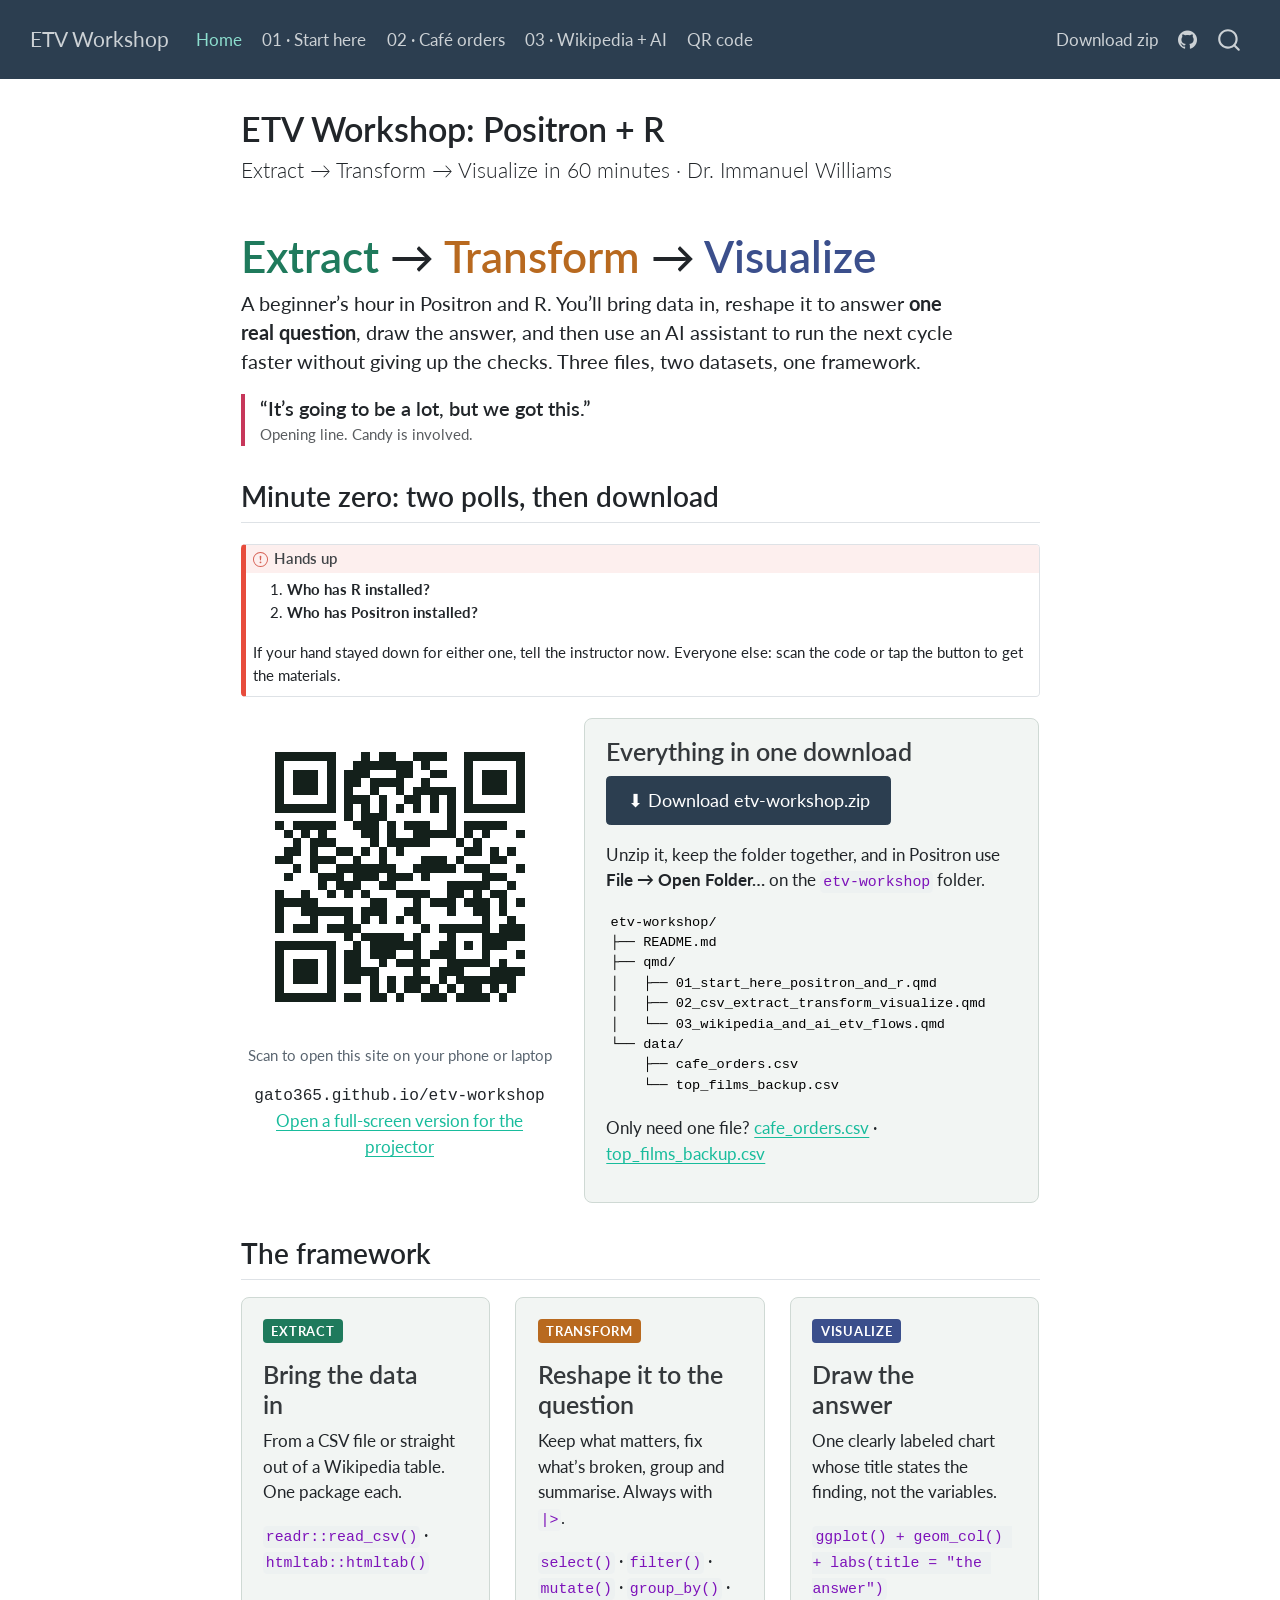
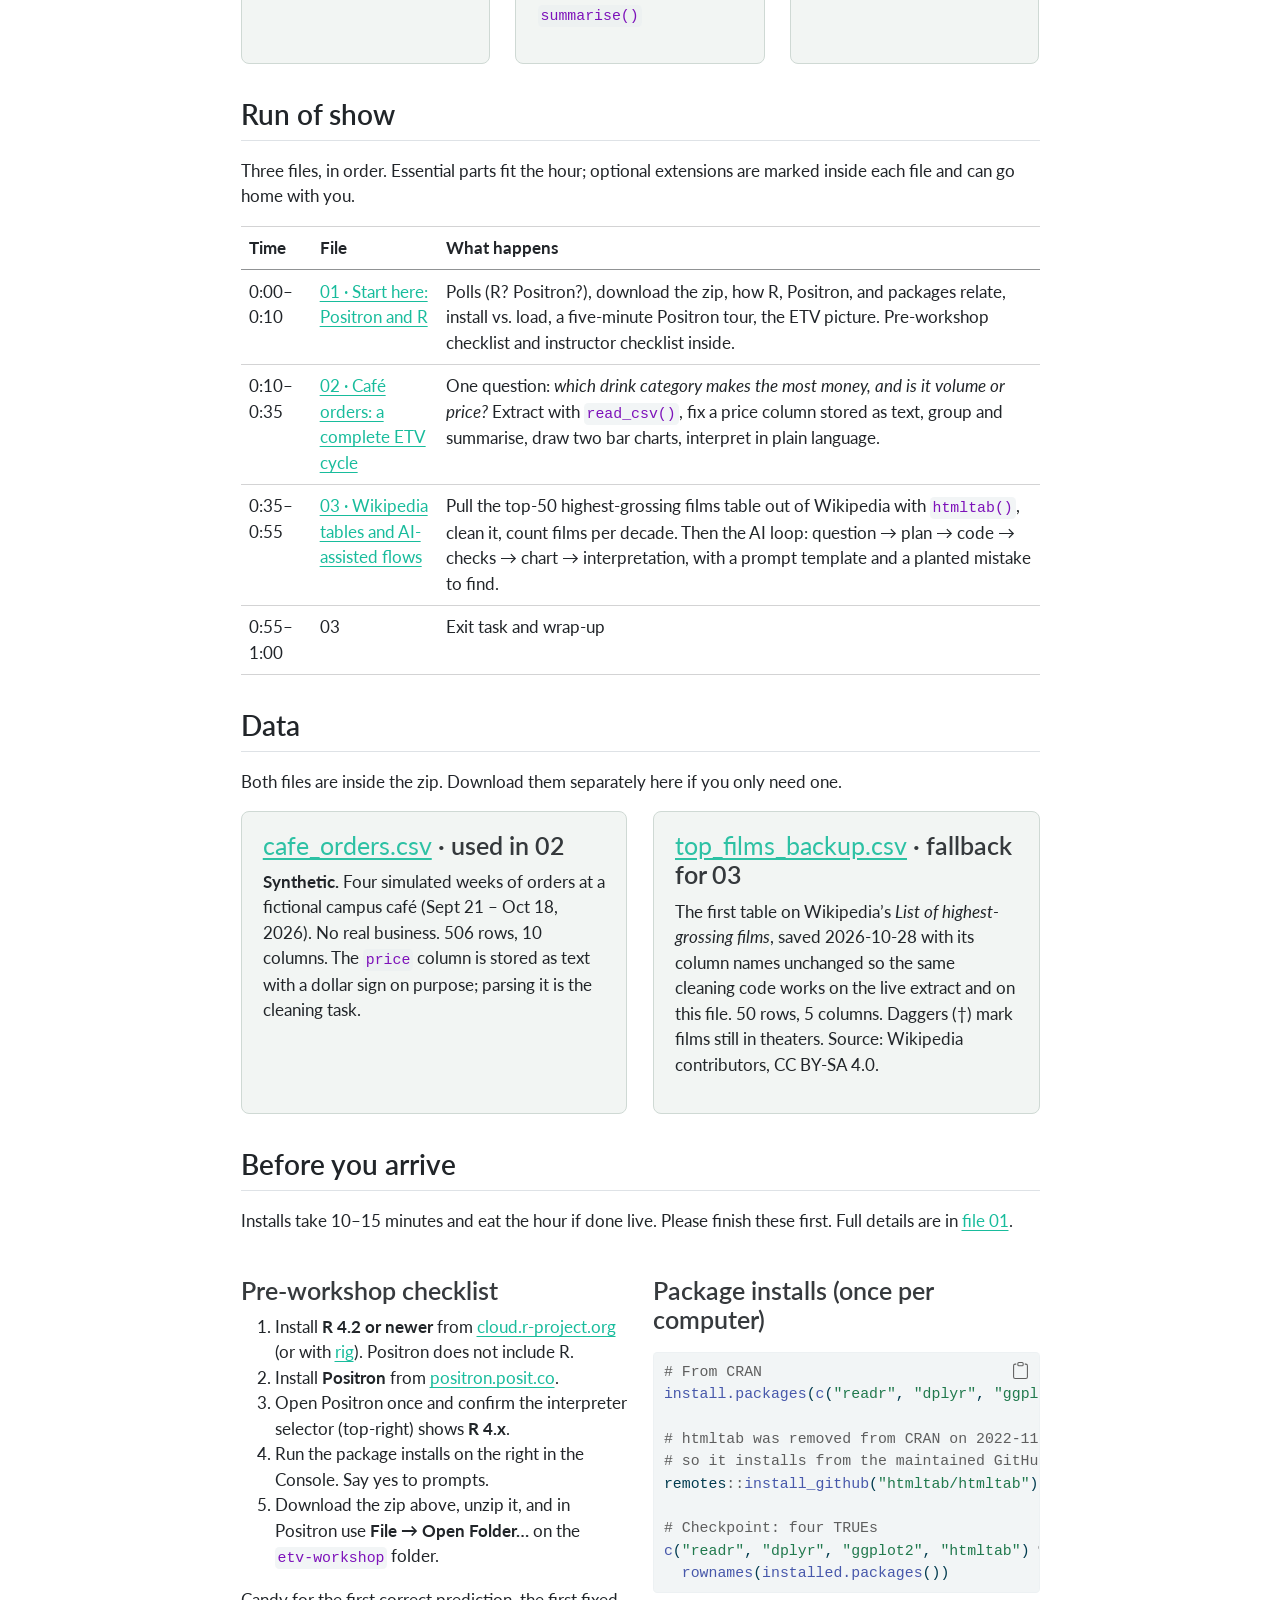
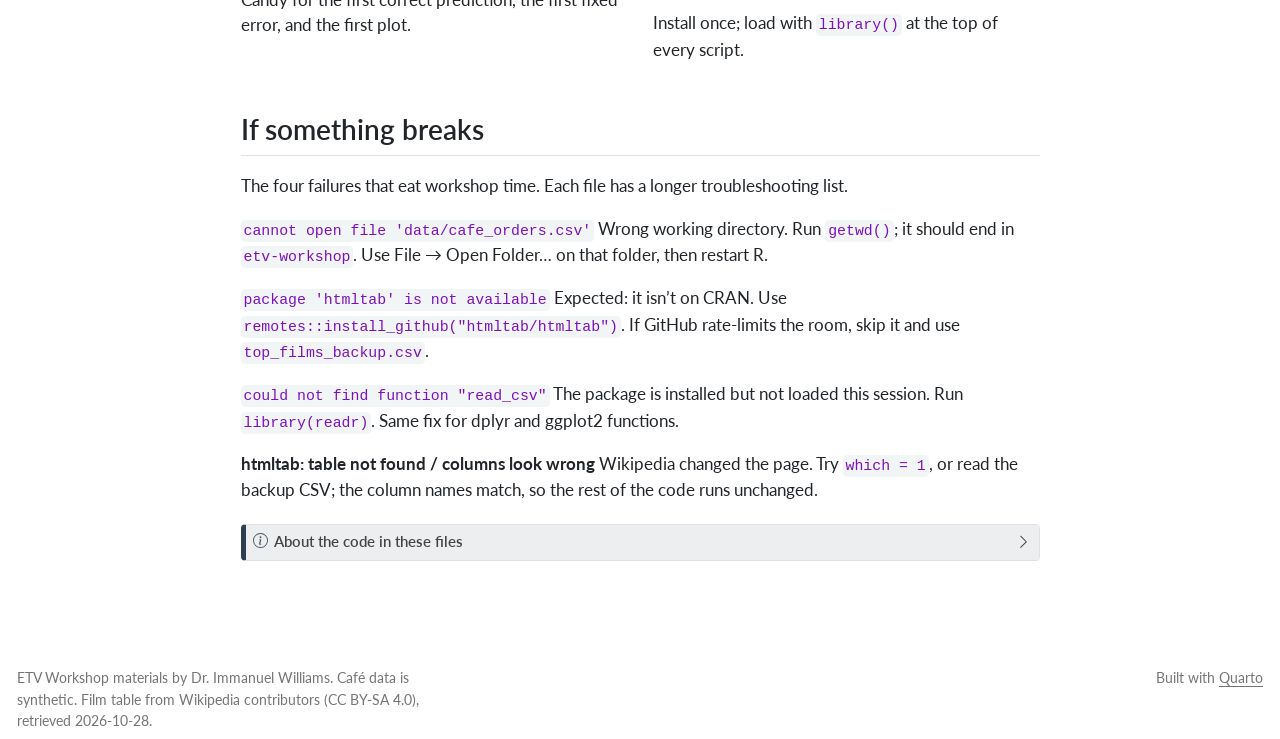
<file: docs/index.html>
<!DOCTYPE html>
<html xmlns="http://www.w3.org/1999/xhtml" lang="en" xml:lang="en"><head>

<meta charset="utf-8">
<meta name="generator" content="quarto-1.8.27">

<meta name="viewport" content="width=device-width, initial-scale=1.0, user-scalable=yes">


<title>ETV Workshop: Positron + R – ETV Workshop</title>
<style>
code{white-space: pre-wrap;}
span.smallcaps{font-variant: small-caps;}
div.columns{display: flex; gap: min(4vw, 1.5em);}
div.column{flex: auto; overflow-x: auto;}
div.hanging-indent{margin-left: 1.5em; text-indent: -1.5em;}
ul.task-list{list-style: none;}
ul.task-list li input[type="checkbox"] {
  width: 0.8em;
  margin: 0 0.8em 0.2em -1em; /* quarto-specific, see https://github.com/quarto-dev/quarto-cli/issues/4556 */ 
  vertical-align: middle;
}
/* CSS for syntax highlighting */
html { -webkit-text-size-adjust: 100%; }
pre > code.sourceCode { white-space: pre; position: relative; }
pre > code.sourceCode > span { display: inline-block; line-height: 1.25; }
pre > code.sourceCode > span:empty { height: 1.2em; }
.sourceCode { overflow: visible; }
code.sourceCode > span { color: inherit; text-decoration: inherit; }
div.sourceCode { margin: 1em 0; }
pre.sourceCode { margin: 0; }
@media screen {
div.sourceCode { overflow: auto; }
}
@media print {
pre > code.sourceCode { white-space: pre-wrap; }
pre > code.sourceCode > span { text-indent: -5em; padding-left: 5em; }
}
pre.numberSource code
  { counter-reset: source-line 0; }
pre.numberSource code > span
  { position: relative; left: -4em; counter-increment: source-line; }
pre.numberSource code > span > a:first-child::before
  { content: counter(source-line);
    position: relative; left: -1em; text-align: right; vertical-align: baseline;
    border: none; display: inline-block;
    -webkit-touch-callout: none; -webkit-user-select: none;
    -khtml-user-select: none; -moz-user-select: none;
    -ms-user-select: none; user-select: none;
    padding: 0 4px; width: 4em;
  }
pre.numberSource { margin-left: 3em;  padding-left: 4px; }
div.sourceCode
  {   }
@media screen {
pre > code.sourceCode > span > a:first-child::before { text-decoration: underline; }
}
</style>


<script src="site_libs/quarto-nav/quarto-nav.js"></script>
<script src="site_libs/quarto-nav/headroom.min.js"></script>
<script src="site_libs/clipboard/clipboard.min.js"></script>
<script src="site_libs/quarto-search/autocomplete.umd.js"></script>
<script src="site_libs/quarto-search/fuse.min.js"></script>
<script src="site_libs/quarto-search/quarto-search.js"></script>
<meta name="quarto:offset" content="./">
<link href="./images/qr-etv-workshop.png" rel="icon" type="image/png">
<script src="site_libs/quarto-html/quarto.js" type="module"></script>
<script src="site_libs/quarto-html/tabsets/tabsets.js" type="module"></script>
<script src="site_libs/quarto-html/axe/axe-check.js" type="module"></script>
<script src="site_libs/quarto-html/popper.min.js"></script>
<script src="site_libs/quarto-html/tippy.umd.min.js"></script>
<script src="site_libs/quarto-html/anchor.min.js"></script>
<link href="site_libs/quarto-html/tippy.css" rel="stylesheet">
<link href="site_libs/quarto-html/quarto-syntax-highlighting-ed96de9b727972fe78a7b5d16c58bf87.css" rel="stylesheet" id="quarto-text-highlighting-styles">
<script src="site_libs/bootstrap/bootstrap.min.js"></script>
<link href="site_libs/bootstrap/bootstrap-icons.css" rel="stylesheet">
<link href="site_libs/bootstrap/bootstrap-e9107cd1d46477dfac17b7c00cc0fc18.min.css" rel="stylesheet" append-hash="true" id="quarto-bootstrap" data-mode="light">
<script id="quarto-search-options" type="application/json">{
  "location": "navbar",
  "copy-button": false,
  "collapse-after": 3,
  "panel-placement": "end",
  "type": "overlay",
  "limit": 50,
  "keyboard-shortcut": [
    "f",
    "/",
    "s"
  ],
  "show-item-context": false,
  "language": {
    "search-no-results-text": "No results",
    "search-matching-documents-text": "matching documents",
    "search-copy-link-title": "Copy link to search",
    "search-hide-matches-text": "Hide additional matches",
    "search-more-match-text": "more match in this document",
    "search-more-matches-text": "more matches in this document",
    "search-clear-button-title": "Clear",
    "search-text-placeholder": "",
    "search-detached-cancel-button-title": "Cancel",
    "search-submit-button-title": "Submit",
    "search-label": "Search"
  }
}</script>


<link rel="stylesheet" href="styles.css">
</head>

<body class="nav-fixed fullcontent quarto-light">

<div id="quarto-search-results"></div>
  <header id="quarto-header" class="headroom fixed-top">
    <nav class="navbar navbar-expand-lg " data-bs-theme="dark">
      <div class="navbar-container container-fluid">
      <div class="navbar-brand-container mx-auto">
    <a class="navbar-brand" href="./index.html">
    <span class="navbar-title">ETV Workshop</span>
    </a>
  </div>
            <div id="quarto-search" class="" title="Search"></div>
          <button class="navbar-toggler" type="button" data-bs-toggle="collapse" data-bs-target="#navbarCollapse" aria-controls="navbarCollapse" role="menu" aria-expanded="false" aria-label="Toggle navigation" onclick="if (window.quartoToggleHeadroom) { window.quartoToggleHeadroom(); }">
  <span class="navbar-toggler-icon"></span>
</button>
          <div class="collapse navbar-collapse" id="navbarCollapse">
            <ul class="navbar-nav navbar-nav-scroll me-auto">
  <li class="nav-item">
    <a class="nav-link active" href="./index.html" aria-current="page"> 
<span class="menu-text">Home</span></a>
  </li>  
  <li class="nav-item">
    <a class="nav-link" href="./qmd/01_start_here_positron_and_r.html"> 
<span class="menu-text">01 · Start here</span></a>
  </li>  
  <li class="nav-item">
    <a class="nav-link" href="./qmd/02_csv_extract_transform_visualize.html"> 
<span class="menu-text">02 · Café orders</span></a>
  </li>  
  <li class="nav-item">
    <a class="nav-link" href="./qmd/03_wikipedia_and_ai_etv_flows.html"> 
<span class="menu-text">03 · Wikipedia + AI</span></a>
  </li>  
  <li class="nav-item">
    <a class="nav-link" href="./qr.html"> 
<span class="menu-text">QR code</span></a>
  </li>  
</ul>
            <ul class="navbar-nav navbar-nav-scroll ms-auto">
  <li class="nav-item">
    <a class="nav-link" href="./etv-workshop.zip"> 
<span class="menu-text">Download zip</span></a>
  </li>  
  <li class="nav-item compact">
    <a class="nav-link" href="https://github.com/gato365/etv-workshop"> <i class="bi bi-github" role="img">
</i> 
<span class="menu-text"></span></a>
  </li>  
</ul>
          </div> <!-- /navcollapse -->
            <div class="quarto-navbar-tools">
</div>
      </div> <!-- /container-fluid -->
    </nav>
</header>
<!-- content -->
<div id="quarto-content" class="quarto-container page-columns page-rows-contents page-layout-article page-navbar">
<!-- sidebar -->
<!-- margin-sidebar -->
    
<!-- main -->
<main class="content" id="quarto-document-content">

<header id="title-block-header" class="quarto-title-block default">
<div class="quarto-title">
<h1 class="title">ETV Workshop: Positron + R</h1>
<p class="subtitle lead">Extract → Transform → Visualize in 60 minutes · Dr.&nbsp;Immanuel Williams</p>
</div>



<div class="quarto-title-meta">

    
  
    
  </div>
  


</header>


<section id="extract-transform-visualize" class="level1 unnumbered etv-hero">
<h1 class="unnumbered"><span class="etv-e">Extract</span> → <span class="etv-t">Transform</span> → <span class="etv-v">Visualize</span></h1>
<div class="lede">
<p>A beginner’s hour in Positron and R. You’ll bring data in, reshape it to answer <strong>one real question</strong>, draw the answer, and then use an AI assistant to run the next cycle faster without giving up the checks. Three files, two datasets, one framework.</p>
</div>
<div class="etv-quote">
<p>“It’s going to be a lot, but we got this.” <span class="text-muted" style="font-weight:400;font-size:0.9rem;display:block">Opening line. Candy is involved.</span></p>
</div>
</section>
<section id="minute-zero-two-polls-then-download" class="level2">
<h2 class="anchored" data-anchor-id="minute-zero-two-polls-then-download">Minute zero: two polls, then download</h2>
<div class="callout callout-style-default callout-important callout-titled">
<div class="callout-header d-flex align-content-center">
<div class="callout-icon-container">
<i class="callout-icon"></i>
</div>
<div class="callout-title-container flex-fill">
<span class="screen-reader-only">Important</span>Hands up
</div>
</div>
<div class="callout-body-container callout-body">
<ol type="1">
<li><strong>Who has R installed?</strong></li>
<li><strong>Who has Positron installed?</strong></li>
</ol>
<p>If your hand stayed down for either one, tell the instructor now. Everyone else: scan the code or tap the button to get the materials.</p>
</div>
</div>
<div class="grid">
<div class="g-col-12 g-col-md-5 qr-box">
<div class="quarto-figure quarto-figure-center">
<figure class="figure">
<p><img src="images/qr-etv-workshop.png" class="img-fluid figure-img" alt="QR code linking to https://gato365.github.io/etv-workshop/"></p>
<figcaption>Scan to open this site on your phone or laptop</figcaption>
</figure>
</div>
<div class="url">
gato365.github.io/etv-workshop
</div>
<p><a href="./qr.html">Open a full-screen version for the projector</a></p>
</div>
<div class="g-col-12 g-col-md-7">
<section id="everything-in-one-download" class="level3 etv-card">
<h3 class="anchored" data-anchor-id="everything-in-one-download">Everything in one download</h3>
<p><a class="btn btn-primary btn-dl" href="etv-workshop.zip" download="">⬇ Download etv-workshop.zip</a></p>
<p>Unzip it, keep the folder together, and in Positron use <strong>File → Open Folder…</strong> on the <code>etv-workshop</code> folder.</p>
<pre><code>etv-workshop/
├── README.md
├── qmd/
│   ├── 01_start_here_positron_and_r.qmd
│   ├── 02_csv_extract_transform_visualize.qmd
│   └── 03_wikipedia_and_ai_etv_flows.qmd
└── data/
    ├── cafe_orders.csv
    └── top_films_backup.csv</code></pre>
<p>Only need one file? <a href="data/cafe_orders.csv">cafe_orders.csv</a> · <a href="data/top_films_backup.csv">top_films_backup.csv</a></p>
</section>
</div>
</div>
</section>
<section id="the-framework" class="level2">
<h2 class="anchored" data-anchor-id="the-framework">The framework</h2>
<div class="grid">
<div class="g-col-12 g-col-md-4">
<div class="etv-card">
<p><span class="step-pill pill-e">Extract</span></p>
<section id="bring-the-data-in" class="level3">
<h3 class="anchored" data-anchor-id="bring-the-data-in">Bring the data in</h3>
<p>From a CSV file or straight out of a Wikipedia table. One package each.</p>
<p><code>readr::read_csv()</code> · <code>htmltab::htmltab()</code></p>
</section>
</div>
</div>
<div class="g-col-12 g-col-md-4">
<div class="etv-card">
<p><span class="step-pill pill-t">Transform</span></p>
<section id="reshape-it-to-the-question" class="level3">
<h3 class="anchored" data-anchor-id="reshape-it-to-the-question">Reshape it to the question</h3>
<p>Keep what matters, fix what’s broken, group and summarise. Always with <code>|&gt;</code>.</p>
<p><code>select()</code> · <code>filter()</code> · <code>mutate()</code> · <code>group_by()</code> · <code>summarise()</code></p>
</section>
</div>
</div>
<div class="g-col-12 g-col-md-4">
<div class="etv-card">
<p><span class="step-pill pill-v">Visualize</span></p>
<section id="draw-the-answer" class="level3">
<h3 class="anchored" data-anchor-id="draw-the-answer">Draw the answer</h3>
<p>One clearly labeled chart whose title states the finding, not the variables.</p>
<p><code>ggplot() + geom_col() + labs(title = "the answer")</code></p>
</section>
</div>
</div>
</div>
</section>
<section id="run-of-show" class="level2">
<h2 class="anchored" data-anchor-id="run-of-show">Run of show</h2>
<p>Three files, in order. Essential parts fit the hour; optional extensions are marked inside each file and can go home with you.</p>
<table class="caption-top table">
<thead>
<tr class="header">
<th>Time</th>
<th>File</th>
<th>What happens</th>
</tr>
</thead>
<tbody>
<tr class="odd">
<td>0:00–0:10</td>
<td><a href="./qmd/01_start_here_positron_and_r.html">01 · Start here: Positron and R</a></td>
<td>Polls (R? Positron?), download the zip, how R, Positron, and packages relate, install vs.&nbsp;load, a five-minute Positron tour, the ETV picture. Pre-workshop checklist and instructor checklist inside.</td>
</tr>
<tr class="even">
<td>0:10–0:35</td>
<td><a href="./qmd/02_csv_extract_transform_visualize.html">02 · Café orders: a complete ETV cycle</a></td>
<td>One question: <em>which drink category makes the most money, and is it volume or price?</em> Extract with <code>read_csv()</code>, fix a price column stored as text, group and summarise, draw two bar charts, interpret in plain language.</td>
</tr>
<tr class="odd">
<td>0:35–0:55</td>
<td><a href="./qmd/03_wikipedia_and_ai_etv_flows.html">03 · Wikipedia tables and AI-assisted flows</a></td>
<td>Pull the top-50 highest-grossing films table out of Wikipedia with <code>htmltab()</code>, clean it, count films per decade. Then the AI loop: question → plan → code → checks → chart → interpretation, with a prompt template and a planted mistake to find.</td>
</tr>
<tr class="even">
<td>0:55–1:00</td>
<td>03</td>
<td>Exit task and wrap-up</td>
</tr>
</tbody>
</table>
</section>
<section id="data" class="level2">
<h2 class="anchored" data-anchor-id="data">Data</h2>
<p>Both files are inside the zip. Download them separately here if you only need one.</p>
<div class="grid">
<div class="g-col-12 g-col-md-6">
<section id="cafe_orders.csv-used-in-02" class="level3 etv-card">
<h3 class="anchored" data-anchor-id="cafe_orders.csv-used-in-02"><a href="data/cafe_orders.csv">cafe_orders.csv</a> · used in 02</h3>
<p><strong>Synthetic.</strong> Four simulated weeks of orders at a fictional campus café (Sept 21 – Oct 18, 2026). No real business. 506 rows, 10 columns. The <code>price</code> column is stored as text with a dollar sign on purpose; parsing it is the cleaning task.</p>
</section>
</div>
<div class="g-col-12 g-col-md-6">
<section id="top_films_backup.csv-fallback-for-03" class="level3 etv-card">
<h3 class="anchored" data-anchor-id="top_films_backup.csv-fallback-for-03"><a href="data/top_films_backup.csv">top_films_backup.csv</a> · fallback for 03</h3>
<p>The first table on Wikipedia’s <em>List of highest-grossing films</em>, saved 2026-10-28 with its column names unchanged so the same cleaning code works on the live extract and on this file. 50 rows, 5 columns. Daggers (†) mark films still in theaters. Source: Wikipedia contributors, CC BY-SA 4.0.</p>
</section>
</div>
</div>
</section>
<section id="before-you-arrive" class="level2">
<h2 class="anchored" data-anchor-id="before-you-arrive">Before you arrive</h2>
<p>Installs take 10–15 minutes and eat the hour if done live. Please finish these first. Full details are in <a href="./qmd/01_start_here_positron_and_r.html">file 01</a>.</p>
<div class="grid">
<section id="pre-workshop-checklist" class="level3 g-col-12 g-col-md-6">
<h3 class="anchored" data-anchor-id="pre-workshop-checklist">Pre-workshop checklist</h3>
<ol type="1">
<li>Install <strong>R 4.2 or newer</strong> from <a href="https://cloud.r-project.org/">cloud.r-project.org</a> (or with <a href="https://github.com/r-lib/rig">rig</a>). Positron does not include R.</li>
<li>Install <strong>Positron</strong> from <a href="https://positron.posit.co/download.html">positron.posit.co</a>.</li>
<li>Open Positron once and confirm the interpreter selector (top-right) shows <strong>R 4.x</strong>.</li>
<li>Run the package installs on the right in the Console. Say yes to prompts.</li>
<li>Download the zip above, unzip it, and in Positron use <strong>File → Open Folder…</strong> on the <code>etv-workshop</code> folder.</li>
</ol>
<p>Candy for the first correct prediction, the first fixed error, and the first plot.</p>
</section>
<section id="package-installs-once-per-computer" class="level3 g-col-12 g-col-md-6">
<h3 class="anchored" data-anchor-id="package-installs-once-per-computer">Package installs (once per computer)</h3>
<div class="code-copy-outer-scaffold"><div class="sourceCode" id="cb2"><pre class="sourceCode r code-with-copy"><code class="sourceCode r"><span id="cb2-1"><a href="#cb2-1" aria-hidden="true" tabindex="-1"></a><span class="co"># From CRAN</span></span>
<span id="cb2-2"><a href="#cb2-2" aria-hidden="true" tabindex="-1"></a><span class="fu">install.packages</span>(<span class="fu">c</span>(<span class="st">"readr"</span>, <span class="st">"dplyr"</span>, <span class="st">"ggplot2"</span>, <span class="st">"remotes"</span>))</span>
<span id="cb2-3"><a href="#cb2-3" aria-hidden="true" tabindex="-1"></a></span>
<span id="cb2-4"><a href="#cb2-4" aria-hidden="true" tabindex="-1"></a><span class="co"># htmltab was removed from CRAN on 2022-11-11,</span></span>
<span id="cb2-5"><a href="#cb2-5" aria-hidden="true" tabindex="-1"></a><span class="co"># so it installs from the maintained GitHub fork:</span></span>
<span id="cb2-6"><a href="#cb2-6" aria-hidden="true" tabindex="-1"></a>remotes<span class="sc">::</span><span class="fu">install_github</span>(<span class="st">"htmltab/htmltab"</span>)</span>
<span id="cb2-7"><a href="#cb2-7" aria-hidden="true" tabindex="-1"></a></span>
<span id="cb2-8"><a href="#cb2-8" aria-hidden="true" tabindex="-1"></a><span class="co"># Checkpoint: four TRUEs</span></span>
<span id="cb2-9"><a href="#cb2-9" aria-hidden="true" tabindex="-1"></a><span class="fu">c</span>(<span class="st">"readr"</span>, <span class="st">"dplyr"</span>, <span class="st">"ggplot2"</span>, <span class="st">"htmltab"</span>) <span class="sc">%in%</span></span>
<span id="cb2-10"><a href="#cb2-10" aria-hidden="true" tabindex="-1"></a>  <span class="fu">rownames</span>(<span class="fu">installed.packages</span>())</span></code></pre></div><button title="Copy to Clipboard" class="code-copy-button"><i class="bi"></i></button></div>
<p>Install once; load with <code>library()</code> at the top of every script.</p>
</section>
</div>
</section>
<section id="if-something-breaks" class="level2">
<h2 class="anchored" data-anchor-id="if-something-breaks">If something breaks</h2>
<p>The four failures that eat workshop time. Each file has a longer troubleshooting list.</p>
<p><strong><code>cannot open file 'data/cafe_orders.csv'</code></strong> Wrong working directory. Run <code>getwd()</code>; it should end in <code>etv-workshop</code>. Use File → Open Folder… on that folder, then restart R.</p>
<p><strong><code>package 'htmltab' is not available</code></strong> Expected: it isn’t on CRAN. Use <code>remotes::install_github("htmltab/htmltab")</code>. If GitHub rate-limits the room, skip it and use <code>top_films_backup.csv</code>.</p>
<p><strong><code>could not find function "read_csv"</code></strong> The package is installed but not loaded this session. Run <code>library(readr)</code>. Same fix for dplyr and ggplot2 functions.</p>
<p><strong>htmltab: table not found / columns look wrong</strong> Wikipedia changed the page. Try <code>which = 1</code>, or read the backup CSV; the column names match, so the rest of the code runs unchanged.</p>
<div class="callout callout-style-default callout-note callout-titled">
<div class="callout-header d-flex align-content-center collapsed" data-bs-toggle="collapse" data-bs-target=".callout-2-contents" aria-controls="callout-2" aria-expanded="false" aria-label="Toggle callout">
<div class="callout-icon-container">
<i class="callout-icon"></i>
</div>
<div class="callout-title-container flex-fill">
<span class="screen-reader-only">Note</span>About the code in these files
</div>
<div class="callout-btn-toggle d-inline-block border-0 py-1 ps-1 pe-0 float-end"><i class="callout-toggle"></i></div>
</div>
<div id="callout-2" class="callout-2-contents callout-collapse collapse">
<div class="callout-body-container callout-body">
<p>R code follows current readr, dplyr, and ggplot2 documentation but was not executed when these materials were built; expected outputs were computed from the CSVs separately. Each file lists what was and wasn’t tested.</p>
</div>
</div>
</div>


</section>

</main> <!-- /main -->
<script id="quarto-html-after-body" type="application/javascript">
  window.document.addEventListener("DOMContentLoaded", function (event) {
    const icon = "";
    const anchorJS = new window.AnchorJS();
    anchorJS.options = {
      placement: 'right',
      icon: icon
    };
    anchorJS.add('.anchored');
    const isCodeAnnotation = (el) => {
      for (const clz of el.classList) {
        if (clz.startsWith('code-annotation-')) {                     
          return true;
        }
      }
      return false;
    }
    const onCopySuccess = function(e) {
      // button target
      const button = e.trigger;
      // don't keep focus
      button.blur();
      // flash "checked"
      button.classList.add('code-copy-button-checked');
      var currentTitle = button.getAttribute("title");
      button.setAttribute("title", "Copied!");
      let tooltip;
      if (window.bootstrap) {
        button.setAttribute("data-bs-toggle", "tooltip");
        button.setAttribute("data-bs-placement", "left");
        button.setAttribute("data-bs-title", "Copied!");
        tooltip = new bootstrap.Tooltip(button, 
          { trigger: "manual", 
            customClass: "code-copy-button-tooltip",
            offset: [0, -8]});
        tooltip.show();    
      }
      setTimeout(function() {
        if (tooltip) {
          tooltip.hide();
          button.removeAttribute("data-bs-title");
          button.removeAttribute("data-bs-toggle");
          button.removeAttribute("data-bs-placement");
        }
        button.setAttribute("title", currentTitle);
        button.classList.remove('code-copy-button-checked');
      }, 1000);
      // clear code selection
      e.clearSelection();
    }
    const getTextToCopy = function(trigger) {
      const outerScaffold = trigger.parentElement.cloneNode(true);
      const codeEl = outerScaffold.querySelector('code');
      for (const childEl of codeEl.children) {
        if (isCodeAnnotation(childEl)) {
          childEl.remove();
        }
      }
      return codeEl.innerText;
    }
    const clipboard = new window.ClipboardJS('.code-copy-button:not([data-in-quarto-modal])', {
      text: getTextToCopy
    });
    clipboard.on('success', onCopySuccess);
    if (window.document.getElementById('quarto-embedded-source-code-modal')) {
      const clipboardModal = new window.ClipboardJS('.code-copy-button[data-in-quarto-modal]', {
        text: getTextToCopy,
        container: window.document.getElementById('quarto-embedded-source-code-modal')
      });
      clipboardModal.on('success', onCopySuccess);
    }
      var localhostRegex = new RegExp(/^(?:http|https):\/\/localhost\:?[0-9]*\//);
      var mailtoRegex = new RegExp(/^mailto:/);
        var filterRegex = new RegExp("https:\/\/gato365\.github\.io\/etv-workshop\/");
      var isInternal = (href) => {
          return filterRegex.test(href) || localhostRegex.test(href) || mailtoRegex.test(href);
      }
      // Inspect non-navigation links and adorn them if external
     var links = window.document.querySelectorAll('a[href]:not(.nav-link):not(.navbar-brand):not(.toc-action):not(.sidebar-link):not(.sidebar-item-toggle):not(.pagination-link):not(.no-external):not([aria-hidden]):not(.dropdown-item):not(.quarto-navigation-tool):not(.about-link)');
      for (var i=0; i<links.length; i++) {
        const link = links[i];
        if (!isInternal(link.href)) {
          // undo the damage that might have been done by quarto-nav.js in the case of
          // links that we want to consider external
          if (link.dataset.originalHref !== undefined) {
            link.href = link.dataset.originalHref;
          }
            // target, if specified
            link.setAttribute("target", "_blank");
            if (link.getAttribute("rel") === null) {
              link.setAttribute("rel", "noopener");
            }
        }
      }
    function tippyHover(el, contentFn, onTriggerFn, onUntriggerFn) {
      const config = {
        allowHTML: true,
        maxWidth: 500,
        delay: 100,
        arrow: false,
        appendTo: function(el) {
            return el.parentElement;
        },
        interactive: true,
        interactiveBorder: 10,
        theme: 'quarto',
        placement: 'bottom-start',
      };
      if (contentFn) {
        config.content = contentFn;
      }
      if (onTriggerFn) {
        config.onTrigger = onTriggerFn;
      }
      if (onUntriggerFn) {
        config.onUntrigger = onUntriggerFn;
      }
      window.tippy(el, config); 
    }
    const noterefs = window.document.querySelectorAll('a[role="doc-noteref"]');
    for (var i=0; i<noterefs.length; i++) {
      const ref = noterefs[i];
      tippyHover(ref, function() {
        // use id or data attribute instead here
        let href = ref.getAttribute('data-footnote-href') || ref.getAttribute('href');
        try { href = new URL(href).hash; } catch {}
        const id = href.replace(/^#\/?/, "");
        const note = window.document.getElementById(id);
        if (note) {
          return note.innerHTML;
        } else {
          return "";
        }
      });
    }
    const xrefs = window.document.querySelectorAll('a.quarto-xref');
    const processXRef = (id, note) => {
      // Strip column container classes
      const stripColumnClz = (el) => {
        el.classList.remove("page-full", "page-columns");
        if (el.children) {
          for (const child of el.children) {
            stripColumnClz(child);
          }
        }
      }
      stripColumnClz(note)
      if (id === null || id.startsWith('sec-')) {
        // Special case sections, only their first couple elements
        const container = document.createElement("div");
        if (note.children && note.children.length > 2) {
          container.appendChild(note.children[0].cloneNode(true));
          for (let i = 1; i < note.children.length; i++) {
            const child = note.children[i];
            if (child.tagName === "P" && child.innerText === "") {
              continue;
            } else {
              container.appendChild(child.cloneNode(true));
              break;
            }
          }
          if (window.Quarto?.typesetMath) {
            window.Quarto.typesetMath(container);
          }
          return container.innerHTML
        } else {
          if (window.Quarto?.typesetMath) {
            window.Quarto.typesetMath(note);
          }
          return note.innerHTML;
        }
      } else {
        // Remove any anchor links if they are present
        const anchorLink = note.querySelector('a.anchorjs-link');
        if (anchorLink) {
          anchorLink.remove();
        }
        if (window.Quarto?.typesetMath) {
          window.Quarto.typesetMath(note);
        }
        if (note.classList.contains("callout")) {
          return note.outerHTML;
        } else {
          return note.innerHTML;
        }
      }
    }
    for (var i=0; i<xrefs.length; i++) {
      const xref = xrefs[i];
      tippyHover(xref, undefined, function(instance) {
        instance.disable();
        let url = xref.getAttribute('href');
        let hash = undefined; 
        if (url.startsWith('#')) {
          hash = url;
        } else {
          try { hash = new URL(url).hash; } catch {}
        }
        if (hash) {
          const id = hash.replace(/^#\/?/, "");
          const note = window.document.getElementById(id);
          if (note !== null) {
            try {
              const html = processXRef(id, note.cloneNode(true));
              instance.setContent(html);
            } finally {
              instance.enable();
              instance.show();
            }
          } else {
            // See if we can fetch this
            fetch(url.split('#')[0])
            .then(res => res.text())
            .then(html => {
              const parser = new DOMParser();
              const htmlDoc = parser.parseFromString(html, "text/html");
              const note = htmlDoc.getElementById(id);
              if (note !== null) {
                const html = processXRef(id, note);
                instance.setContent(html);
              } 
            }).finally(() => {
              instance.enable();
              instance.show();
            });
          }
        } else {
          // See if we can fetch a full url (with no hash to target)
          // This is a special case and we should probably do some content thinning / targeting
          fetch(url)
          .then(res => res.text())
          .then(html => {
            const parser = new DOMParser();
            const htmlDoc = parser.parseFromString(html, "text/html");
            const note = htmlDoc.querySelector('main.content');
            if (note !== null) {
              // This should only happen for chapter cross references
              // (since there is no id in the URL)
              // remove the first header
              if (note.children.length > 0 && note.children[0].tagName === "HEADER") {
                note.children[0].remove();
              }
              const html = processXRef(null, note);
              instance.setContent(html);
            } 
          }).finally(() => {
            instance.enable();
            instance.show();
          });
        }
      }, function(instance) {
      });
    }
        let selectedAnnoteEl;
        const selectorForAnnotation = ( cell, annotation) => {
          let cellAttr = 'data-code-cell="' + cell + '"';
          let lineAttr = 'data-code-annotation="' +  annotation + '"';
          const selector = 'span[' + cellAttr + '][' + lineAttr + ']';
          return selector;
        }
        const selectCodeLines = (annoteEl) => {
          const doc = window.document;
          const targetCell = annoteEl.getAttribute("data-target-cell");
          const targetAnnotation = annoteEl.getAttribute("data-target-annotation");
          const annoteSpan = window.document.querySelector(selectorForAnnotation(targetCell, targetAnnotation));
          const lines = annoteSpan.getAttribute("data-code-lines").split(",");
          const lineIds = lines.map((line) => {
            return targetCell + "-" + line;
          })
          let top = null;
          let height = null;
          let parent = null;
          if (lineIds.length > 0) {
              //compute the position of the single el (top and bottom and make a div)
              const el = window.document.getElementById(lineIds[0]);
              top = el.offsetTop;
              height = el.offsetHeight;
              parent = el.parentElement.parentElement;
            if (lineIds.length > 1) {
              const lastEl = window.document.getElementById(lineIds[lineIds.length - 1]);
              const bottom = lastEl.offsetTop + lastEl.offsetHeight;
              height = bottom - top;
            }
            if (top !== null && height !== null && parent !== null) {
              // cook up a div (if necessary) and position it 
              let div = window.document.getElementById("code-annotation-line-highlight");
              if (div === null) {
                div = window.document.createElement("div");
                div.setAttribute("id", "code-annotation-line-highlight");
                div.style.position = 'absolute';
                parent.appendChild(div);
              }
              div.style.top = top - 2 + "px";
              div.style.height = height + 4 + "px";
              div.style.left = 0;
              let gutterDiv = window.document.getElementById("code-annotation-line-highlight-gutter");
              if (gutterDiv === null) {
                gutterDiv = window.document.createElement("div");
                gutterDiv.setAttribute("id", "code-annotation-line-highlight-gutter");
                gutterDiv.style.position = 'absolute';
                const codeCell = window.document.getElementById(targetCell);
                const gutter = codeCell.querySelector('.code-annotation-gutter');
                gutter.appendChild(gutterDiv);
              }
              gutterDiv.style.top = top - 2 + "px";
              gutterDiv.style.height = height + 4 + "px";
            }
            selectedAnnoteEl = annoteEl;
          }
        };
        const unselectCodeLines = () => {
          const elementsIds = ["code-annotation-line-highlight", "code-annotation-line-highlight-gutter"];
          elementsIds.forEach((elId) => {
            const div = window.document.getElementById(elId);
            if (div) {
              div.remove();
            }
          });
          selectedAnnoteEl = undefined;
        };
          // Handle positioning of the toggle
      window.addEventListener(
        "resize",
        throttle(() => {
          elRect = undefined;
          if (selectedAnnoteEl) {
            selectCodeLines(selectedAnnoteEl);
          }
        }, 10)
      );
      function throttle(fn, ms) {
      let throttle = false;
      let timer;
        return (...args) => {
          if(!throttle) { // first call gets through
              fn.apply(this, args);
              throttle = true;
          } else { // all the others get throttled
              if(timer) clearTimeout(timer); // cancel #2
              timer = setTimeout(() => {
                fn.apply(this, args);
                timer = throttle = false;
              }, ms);
          }
        };
      }
        // Attach click handler to the DT
        const annoteDls = window.document.querySelectorAll('dt[data-target-cell]');
        for (const annoteDlNode of annoteDls) {
          annoteDlNode.addEventListener('click', (event) => {
            const clickedEl = event.target;
            if (clickedEl !== selectedAnnoteEl) {
              unselectCodeLines();
              const activeEl = window.document.querySelector('dt[data-target-cell].code-annotation-active');
              if (activeEl) {
                activeEl.classList.remove('code-annotation-active');
              }
              selectCodeLines(clickedEl);
              clickedEl.classList.add('code-annotation-active');
            } else {
              // Unselect the line
              unselectCodeLines();
              clickedEl.classList.remove('code-annotation-active');
            }
          });
        }
    const findCites = (el) => {
      const parentEl = el.parentElement;
      if (parentEl) {
        const cites = parentEl.dataset.cites;
        if (cites) {
          return {
            el,
            cites: cites.split(' ')
          };
        } else {
          return findCites(el.parentElement)
        }
      } else {
        return undefined;
      }
    };
    var bibliorefs = window.document.querySelectorAll('a[role="doc-biblioref"]');
    for (var i=0; i<bibliorefs.length; i++) {
      const ref = bibliorefs[i];
      const citeInfo = findCites(ref);
      if (citeInfo) {
        tippyHover(citeInfo.el, function() {
          var popup = window.document.createElement('div');
          citeInfo.cites.forEach(function(cite) {
            var citeDiv = window.document.createElement('div');
            citeDiv.classList.add('hanging-indent');
            citeDiv.classList.add('csl-entry');
            var biblioDiv = window.document.getElementById('ref-' + cite);
            if (biblioDiv) {
              citeDiv.innerHTML = biblioDiv.innerHTML;
            }
            popup.appendChild(citeDiv);
          });
          return popup.innerHTML;
        });
      }
    }
  });
  </script>
</div> <!-- /content -->
<footer class="footer">
  <div class="nav-footer">
    <div class="nav-footer-left">
<p>ETV Workshop materials by Dr.&nbsp;Immanuel Williams. Café data is synthetic. Film table from Wikipedia contributors (CC BY-SA 4.0), retrieved 2026-10-28.</p>
</div>   
    <div class="nav-footer-center">
      &nbsp;
    </div>
    <div class="nav-footer-right">
<p>Built with <a href="https://quarto.org">Quarto</a></p>
</div>
  </div>
</footer>




</body></html>
</file>
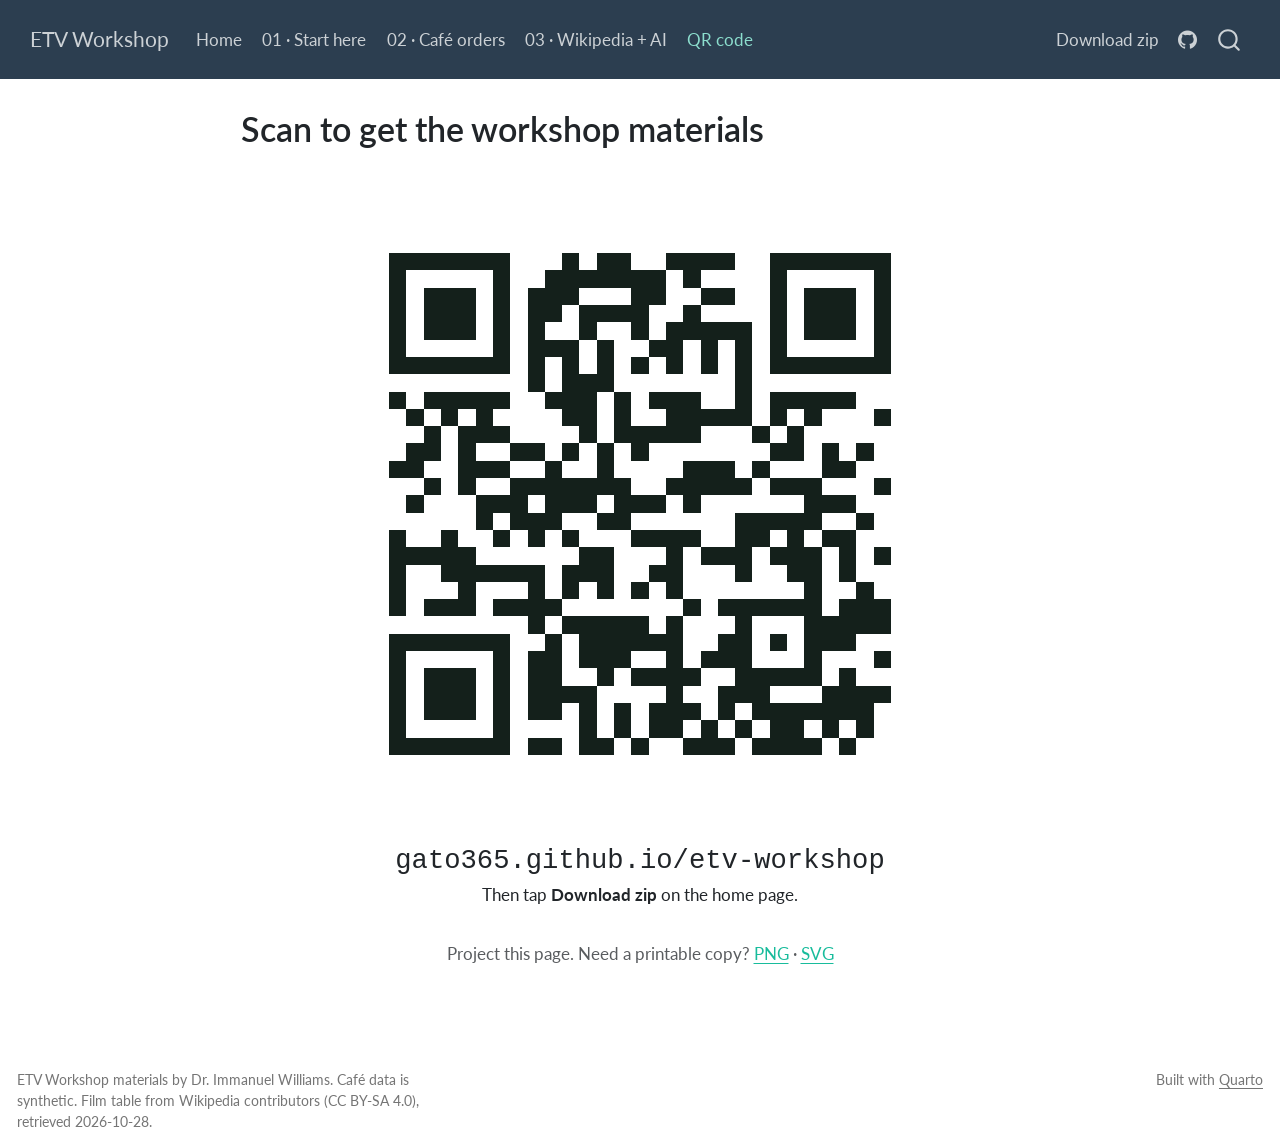
<file: docs/qr.html>
<!DOCTYPE html>
<html xmlns="http://www.w3.org/1999/xhtml" lang="en" xml:lang="en"><head>

<meta charset="utf-8">
<meta name="generator" content="quarto-1.8.27">

<meta name="viewport" content="width=device-width, initial-scale=1.0, user-scalable=yes">


<title>Scan to get the workshop materials – ETV Workshop</title>
<style>
code{white-space: pre-wrap;}
span.smallcaps{font-variant: small-caps;}
div.columns{display: flex; gap: min(4vw, 1.5em);}
div.column{flex: auto; overflow-x: auto;}
div.hanging-indent{margin-left: 1.5em; text-indent: -1.5em;}
ul.task-list{list-style: none;}
ul.task-list li input[type="checkbox"] {
  width: 0.8em;
  margin: 0 0.8em 0.2em -1em; /* quarto-specific, see https://github.com/quarto-dev/quarto-cli/issues/4556 */ 
  vertical-align: middle;
}
</style>


<script src="site_libs/quarto-nav/quarto-nav.js"></script>
<script src="site_libs/quarto-nav/headroom.min.js"></script>
<script src="site_libs/clipboard/clipboard.min.js"></script>
<script src="site_libs/quarto-search/autocomplete.umd.js"></script>
<script src="site_libs/quarto-search/fuse.min.js"></script>
<script src="site_libs/quarto-search/quarto-search.js"></script>
<meta name="quarto:offset" content="./">
<link href="./images/qr-etv-workshop.png" rel="icon" type="image/png">
<script src="site_libs/quarto-html/quarto.js" type="module"></script>
<script src="site_libs/quarto-html/tabsets/tabsets.js" type="module"></script>
<script src="site_libs/quarto-html/axe/axe-check.js" type="module"></script>
<script src="site_libs/quarto-html/popper.min.js"></script>
<script src="site_libs/quarto-html/tippy.umd.min.js"></script>
<script src="site_libs/quarto-html/anchor.min.js"></script>
<link href="site_libs/quarto-html/tippy.css" rel="stylesheet">
<link href="site_libs/quarto-html/quarto-syntax-highlighting-ed96de9b727972fe78a7b5d16c58bf87.css" rel="stylesheet" id="quarto-text-highlighting-styles">
<script src="site_libs/bootstrap/bootstrap.min.js"></script>
<link href="site_libs/bootstrap/bootstrap-icons.css" rel="stylesheet">
<link href="site_libs/bootstrap/bootstrap-e9107cd1d46477dfac17b7c00cc0fc18.min.css" rel="stylesheet" append-hash="true" id="quarto-bootstrap" data-mode="light">
<script id="quarto-search-options" type="application/json">{
  "location": "navbar",
  "copy-button": false,
  "collapse-after": 3,
  "panel-placement": "end",
  "type": "overlay",
  "limit": 50,
  "keyboard-shortcut": [
    "f",
    "/",
    "s"
  ],
  "show-item-context": false,
  "language": {
    "search-no-results-text": "No results",
    "search-matching-documents-text": "matching documents",
    "search-copy-link-title": "Copy link to search",
    "search-hide-matches-text": "Hide additional matches",
    "search-more-match-text": "more match in this document",
    "search-more-matches-text": "more matches in this document",
    "search-clear-button-title": "Clear",
    "search-text-placeholder": "",
    "search-detached-cancel-button-title": "Cancel",
    "search-submit-button-title": "Submit",
    "search-label": "Search"
  }
}</script>


<link rel="stylesheet" href="styles.css">
</head>

<body class="nav-fixed fullcontent quarto-light">

<div id="quarto-search-results"></div>
  <header id="quarto-header" class="headroom fixed-top">
    <nav class="navbar navbar-expand-lg " data-bs-theme="dark">
      <div class="navbar-container container-fluid">
      <div class="navbar-brand-container mx-auto">
    <a class="navbar-brand" href="./index.html">
    <span class="navbar-title">ETV Workshop</span>
    </a>
  </div>
            <div id="quarto-search" class="" title="Search"></div>
          <button class="navbar-toggler" type="button" data-bs-toggle="collapse" data-bs-target="#navbarCollapse" aria-controls="navbarCollapse" role="menu" aria-expanded="false" aria-label="Toggle navigation" onclick="if (window.quartoToggleHeadroom) { window.quartoToggleHeadroom(); }">
  <span class="navbar-toggler-icon"></span>
</button>
          <div class="collapse navbar-collapse" id="navbarCollapse">
            <ul class="navbar-nav navbar-nav-scroll me-auto">
  <li class="nav-item">
    <a class="nav-link" href="./index.html"> 
<span class="menu-text">Home</span></a>
  </li>  
  <li class="nav-item">
    <a class="nav-link" href="./qmd/01_start_here_positron_and_r.html"> 
<span class="menu-text">01 · Start here</span></a>
  </li>  
  <li class="nav-item">
    <a class="nav-link" href="./qmd/02_csv_extract_transform_visualize.html"> 
<span class="menu-text">02 · Café orders</span></a>
  </li>  
  <li class="nav-item">
    <a class="nav-link" href="./qmd/03_wikipedia_and_ai_etv_flows.html"> 
<span class="menu-text">03 · Wikipedia + AI</span></a>
  </li>  
  <li class="nav-item">
    <a class="nav-link active" href="./qr.html" aria-current="page"> 
<span class="menu-text">QR code</span></a>
  </li>  
</ul>
            <ul class="navbar-nav navbar-nav-scroll ms-auto">
  <li class="nav-item">
    <a class="nav-link" href="./etv-workshop.zip"> 
<span class="menu-text">Download zip</span></a>
  </li>  
  <li class="nav-item compact">
    <a class="nav-link" href="https://github.com/gato365/etv-workshop"> <i class="bi bi-github" role="img">
</i> 
<span class="menu-text"></span></a>
  </li>  
</ul>
          </div> <!-- /navcollapse -->
            <div class="quarto-navbar-tools">
</div>
      </div> <!-- /container-fluid -->
    </nav>
</header>
<!-- content -->
<div id="quarto-content" class="quarto-container page-columns page-rows-contents page-layout-article page-navbar">
<!-- sidebar -->
<!-- margin-sidebar -->
    
<!-- main -->
<main class="content" id="quarto-document-content">

<header id="title-block-header" class="quarto-title-block default">
<div class="quarto-title">
<h1 class="title">Scan to get the workshop materials</h1>
</div>



<div class="quarto-title-meta">

    
  
    
  </div>
  


</header>


<div class="qr-big">
<p><img src="images/qr-etv-workshop.png" class="img-fluid" alt="QR code linking to https://gato365.github.io/etv-workshop/"></p>
<div class="url">
gato365.github.io/etv-workshop
</div>
<p>Then tap <strong>Download zip</strong> on the home page.</p>
</div>
<div class="text-muted text-center" style="margin-top:2rem">
<p>Project this page. Need a printable copy? <a href="images/qr-etv-workshop.png">PNG</a> · <a href="images/qr-etv-workshop.svg">SVG</a></p>
</div>



</main> <!-- /main -->
<script id="quarto-html-after-body" type="application/javascript">
  window.document.addEventListener("DOMContentLoaded", function (event) {
    const icon = "";
    const anchorJS = new window.AnchorJS();
    anchorJS.options = {
      placement: 'right',
      icon: icon
    };
    anchorJS.add('.anchored');
    const isCodeAnnotation = (el) => {
      for (const clz of el.classList) {
        if (clz.startsWith('code-annotation-')) {                     
          return true;
        }
      }
      return false;
    }
    const onCopySuccess = function(e) {
      // button target
      const button = e.trigger;
      // don't keep focus
      button.blur();
      // flash "checked"
      button.classList.add('code-copy-button-checked');
      var currentTitle = button.getAttribute("title");
      button.setAttribute("title", "Copied!");
      let tooltip;
      if (window.bootstrap) {
        button.setAttribute("data-bs-toggle", "tooltip");
        button.setAttribute("data-bs-placement", "left");
        button.setAttribute("data-bs-title", "Copied!");
        tooltip = new bootstrap.Tooltip(button, 
          { trigger: "manual", 
            customClass: "code-copy-button-tooltip",
            offset: [0, -8]});
        tooltip.show();    
      }
      setTimeout(function() {
        if (tooltip) {
          tooltip.hide();
          button.removeAttribute("data-bs-title");
          button.removeAttribute("data-bs-toggle");
          button.removeAttribute("data-bs-placement");
        }
        button.setAttribute("title", currentTitle);
        button.classList.remove('code-copy-button-checked');
      }, 1000);
      // clear code selection
      e.clearSelection();
    }
    const getTextToCopy = function(trigger) {
      const outerScaffold = trigger.parentElement.cloneNode(true);
      const codeEl = outerScaffold.querySelector('code');
      for (const childEl of codeEl.children) {
        if (isCodeAnnotation(childEl)) {
          childEl.remove();
        }
      }
      return codeEl.innerText;
    }
    const clipboard = new window.ClipboardJS('.code-copy-button:not([data-in-quarto-modal])', {
      text: getTextToCopy
    });
    clipboard.on('success', onCopySuccess);
    if (window.document.getElementById('quarto-embedded-source-code-modal')) {
      const clipboardModal = new window.ClipboardJS('.code-copy-button[data-in-quarto-modal]', {
        text: getTextToCopy,
        container: window.document.getElementById('quarto-embedded-source-code-modal')
      });
      clipboardModal.on('success', onCopySuccess);
    }
      var localhostRegex = new RegExp(/^(?:http|https):\/\/localhost\:?[0-9]*\//);
      var mailtoRegex = new RegExp(/^mailto:/);
        var filterRegex = new RegExp("https:\/\/gato365\.github\.io\/etv-workshop\/");
      var isInternal = (href) => {
          return filterRegex.test(href) || localhostRegex.test(href) || mailtoRegex.test(href);
      }
      // Inspect non-navigation links and adorn them if external
     var links = window.document.querySelectorAll('a[href]:not(.nav-link):not(.navbar-brand):not(.toc-action):not(.sidebar-link):not(.sidebar-item-toggle):not(.pagination-link):not(.no-external):not([aria-hidden]):not(.dropdown-item):not(.quarto-navigation-tool):not(.about-link)');
      for (var i=0; i<links.length; i++) {
        const link = links[i];
        if (!isInternal(link.href)) {
          // undo the damage that might have been done by quarto-nav.js in the case of
          // links that we want to consider external
          if (link.dataset.originalHref !== undefined) {
            link.href = link.dataset.originalHref;
          }
            // target, if specified
            link.setAttribute("target", "_blank");
            if (link.getAttribute("rel") === null) {
              link.setAttribute("rel", "noopener");
            }
        }
      }
    function tippyHover(el, contentFn, onTriggerFn, onUntriggerFn) {
      const config = {
        allowHTML: true,
        maxWidth: 500,
        delay: 100,
        arrow: false,
        appendTo: function(el) {
            return el.parentElement;
        },
        interactive: true,
        interactiveBorder: 10,
        theme: 'quarto',
        placement: 'bottom-start',
      };
      if (contentFn) {
        config.content = contentFn;
      }
      if (onTriggerFn) {
        config.onTrigger = onTriggerFn;
      }
      if (onUntriggerFn) {
        config.onUntrigger = onUntriggerFn;
      }
      window.tippy(el, config); 
    }
    const noterefs = window.document.querySelectorAll('a[role="doc-noteref"]');
    for (var i=0; i<noterefs.length; i++) {
      const ref = noterefs[i];
      tippyHover(ref, function() {
        // use id or data attribute instead here
        let href = ref.getAttribute('data-footnote-href') || ref.getAttribute('href');
        try { href = new URL(href).hash; } catch {}
        const id = href.replace(/^#\/?/, "");
        const note = window.document.getElementById(id);
        if (note) {
          return note.innerHTML;
        } else {
          return "";
        }
      });
    }
    const xrefs = window.document.querySelectorAll('a.quarto-xref');
    const processXRef = (id, note) => {
      // Strip column container classes
      const stripColumnClz = (el) => {
        el.classList.remove("page-full", "page-columns");
        if (el.children) {
          for (const child of el.children) {
            stripColumnClz(child);
          }
        }
      }
      stripColumnClz(note)
      if (id === null || id.startsWith('sec-')) {
        // Special case sections, only their first couple elements
        const container = document.createElement("div");
        if (note.children && note.children.length > 2) {
          container.appendChild(note.children[0].cloneNode(true));
          for (let i = 1; i < note.children.length; i++) {
            const child = note.children[i];
            if (child.tagName === "P" && child.innerText === "") {
              continue;
            } else {
              container.appendChild(child.cloneNode(true));
              break;
            }
          }
          if (window.Quarto?.typesetMath) {
            window.Quarto.typesetMath(container);
          }
          return container.innerHTML
        } else {
          if (window.Quarto?.typesetMath) {
            window.Quarto.typesetMath(note);
          }
          return note.innerHTML;
        }
      } else {
        // Remove any anchor links if they are present
        const anchorLink = note.querySelector('a.anchorjs-link');
        if (anchorLink) {
          anchorLink.remove();
        }
        if (window.Quarto?.typesetMath) {
          window.Quarto.typesetMath(note);
        }
        if (note.classList.contains("callout")) {
          return note.outerHTML;
        } else {
          return note.innerHTML;
        }
      }
    }
    for (var i=0; i<xrefs.length; i++) {
      const xref = xrefs[i];
      tippyHover(xref, undefined, function(instance) {
        instance.disable();
        let url = xref.getAttribute('href');
        let hash = undefined; 
        if (url.startsWith('#')) {
          hash = url;
        } else {
          try { hash = new URL(url).hash; } catch {}
        }
        if (hash) {
          const id = hash.replace(/^#\/?/, "");
          const note = window.document.getElementById(id);
          if (note !== null) {
            try {
              const html = processXRef(id, note.cloneNode(true));
              instance.setContent(html);
            } finally {
              instance.enable();
              instance.show();
            }
          } else {
            // See if we can fetch this
            fetch(url.split('#')[0])
            .then(res => res.text())
            .then(html => {
              const parser = new DOMParser();
              const htmlDoc = parser.parseFromString(html, "text/html");
              const note = htmlDoc.getElementById(id);
              if (note !== null) {
                const html = processXRef(id, note);
                instance.setContent(html);
              } 
            }).finally(() => {
              instance.enable();
              instance.show();
            });
          }
        } else {
          // See if we can fetch a full url (with no hash to target)
          // This is a special case and we should probably do some content thinning / targeting
          fetch(url)
          .then(res => res.text())
          .then(html => {
            const parser = new DOMParser();
            const htmlDoc = parser.parseFromString(html, "text/html");
            const note = htmlDoc.querySelector('main.content');
            if (note !== null) {
              // This should only happen for chapter cross references
              // (since there is no id in the URL)
              // remove the first header
              if (note.children.length > 0 && note.children[0].tagName === "HEADER") {
                note.children[0].remove();
              }
              const html = processXRef(null, note);
              instance.setContent(html);
            } 
          }).finally(() => {
            instance.enable();
            instance.show();
          });
        }
      }, function(instance) {
      });
    }
        let selectedAnnoteEl;
        const selectorForAnnotation = ( cell, annotation) => {
          let cellAttr = 'data-code-cell="' + cell + '"';
          let lineAttr = 'data-code-annotation="' +  annotation + '"';
          const selector = 'span[' + cellAttr + '][' + lineAttr + ']';
          return selector;
        }
        const selectCodeLines = (annoteEl) => {
          const doc = window.document;
          const targetCell = annoteEl.getAttribute("data-target-cell");
          const targetAnnotation = annoteEl.getAttribute("data-target-annotation");
          const annoteSpan = window.document.querySelector(selectorForAnnotation(targetCell, targetAnnotation));
          const lines = annoteSpan.getAttribute("data-code-lines").split(",");
          const lineIds = lines.map((line) => {
            return targetCell + "-" + line;
          })
          let top = null;
          let height = null;
          let parent = null;
          if (lineIds.length > 0) {
              //compute the position of the single el (top and bottom and make a div)
              const el = window.document.getElementById(lineIds[0]);
              top = el.offsetTop;
              height = el.offsetHeight;
              parent = el.parentElement.parentElement;
            if (lineIds.length > 1) {
              const lastEl = window.document.getElementById(lineIds[lineIds.length - 1]);
              const bottom = lastEl.offsetTop + lastEl.offsetHeight;
              height = bottom - top;
            }
            if (top !== null && height !== null && parent !== null) {
              // cook up a div (if necessary) and position it 
              let div = window.document.getElementById("code-annotation-line-highlight");
              if (div === null) {
                div = window.document.createElement("div");
                div.setAttribute("id", "code-annotation-line-highlight");
                div.style.position = 'absolute';
                parent.appendChild(div);
              }
              div.style.top = top - 2 + "px";
              div.style.height = height + 4 + "px";
              div.style.left = 0;
              let gutterDiv = window.document.getElementById("code-annotation-line-highlight-gutter");
              if (gutterDiv === null) {
                gutterDiv = window.document.createElement("div");
                gutterDiv.setAttribute("id", "code-annotation-line-highlight-gutter");
                gutterDiv.style.position = 'absolute';
                const codeCell = window.document.getElementById(targetCell);
                const gutter = codeCell.querySelector('.code-annotation-gutter');
                gutter.appendChild(gutterDiv);
              }
              gutterDiv.style.top = top - 2 + "px";
              gutterDiv.style.height = height + 4 + "px";
            }
            selectedAnnoteEl = annoteEl;
          }
        };
        const unselectCodeLines = () => {
          const elementsIds = ["code-annotation-line-highlight", "code-annotation-line-highlight-gutter"];
          elementsIds.forEach((elId) => {
            const div = window.document.getElementById(elId);
            if (div) {
              div.remove();
            }
          });
          selectedAnnoteEl = undefined;
        };
          // Handle positioning of the toggle
      window.addEventListener(
        "resize",
        throttle(() => {
          elRect = undefined;
          if (selectedAnnoteEl) {
            selectCodeLines(selectedAnnoteEl);
          }
        }, 10)
      );
      function throttle(fn, ms) {
      let throttle = false;
      let timer;
        return (...args) => {
          if(!throttle) { // first call gets through
              fn.apply(this, args);
              throttle = true;
          } else { // all the others get throttled
              if(timer) clearTimeout(timer); // cancel #2
              timer = setTimeout(() => {
                fn.apply(this, args);
                timer = throttle = false;
              }, ms);
          }
        };
      }
        // Attach click handler to the DT
        const annoteDls = window.document.querySelectorAll('dt[data-target-cell]');
        for (const annoteDlNode of annoteDls) {
          annoteDlNode.addEventListener('click', (event) => {
            const clickedEl = event.target;
            if (clickedEl !== selectedAnnoteEl) {
              unselectCodeLines();
              const activeEl = window.document.querySelector('dt[data-target-cell].code-annotation-active');
              if (activeEl) {
                activeEl.classList.remove('code-annotation-active');
              }
              selectCodeLines(clickedEl);
              clickedEl.classList.add('code-annotation-active');
            } else {
              // Unselect the line
              unselectCodeLines();
              clickedEl.classList.remove('code-annotation-active');
            }
          });
        }
    const findCites = (el) => {
      const parentEl = el.parentElement;
      if (parentEl) {
        const cites = parentEl.dataset.cites;
        if (cites) {
          return {
            el,
            cites: cites.split(' ')
          };
        } else {
          return findCites(el.parentElement)
        }
      } else {
        return undefined;
      }
    };
    var bibliorefs = window.document.querySelectorAll('a[role="doc-biblioref"]');
    for (var i=0; i<bibliorefs.length; i++) {
      const ref = bibliorefs[i];
      const citeInfo = findCites(ref);
      if (citeInfo) {
        tippyHover(citeInfo.el, function() {
          var popup = window.document.createElement('div');
          citeInfo.cites.forEach(function(cite) {
            var citeDiv = window.document.createElement('div');
            citeDiv.classList.add('hanging-indent');
            citeDiv.classList.add('csl-entry');
            var biblioDiv = window.document.getElementById('ref-' + cite);
            if (biblioDiv) {
              citeDiv.innerHTML = biblioDiv.innerHTML;
            }
            popup.appendChild(citeDiv);
          });
          return popup.innerHTML;
        });
      }
    }
  });
  </script>
</div> <!-- /content -->
<footer class="footer">
  <div class="nav-footer">
    <div class="nav-footer-left">
<p>ETV Workshop materials by Dr.&nbsp;Immanuel Williams. Café data is synthetic. Film table from Wikipedia contributors (CC BY-SA 4.0), retrieved 2026-10-28.</p>
</div>   
    <div class="nav-footer-center">
      &nbsp;
    </div>
    <div class="nav-footer-right">
<p>Built with <a href="https://quarto.org">Quarto</a></p>
</div>
  </div>
</footer>




</body></html>
</file>
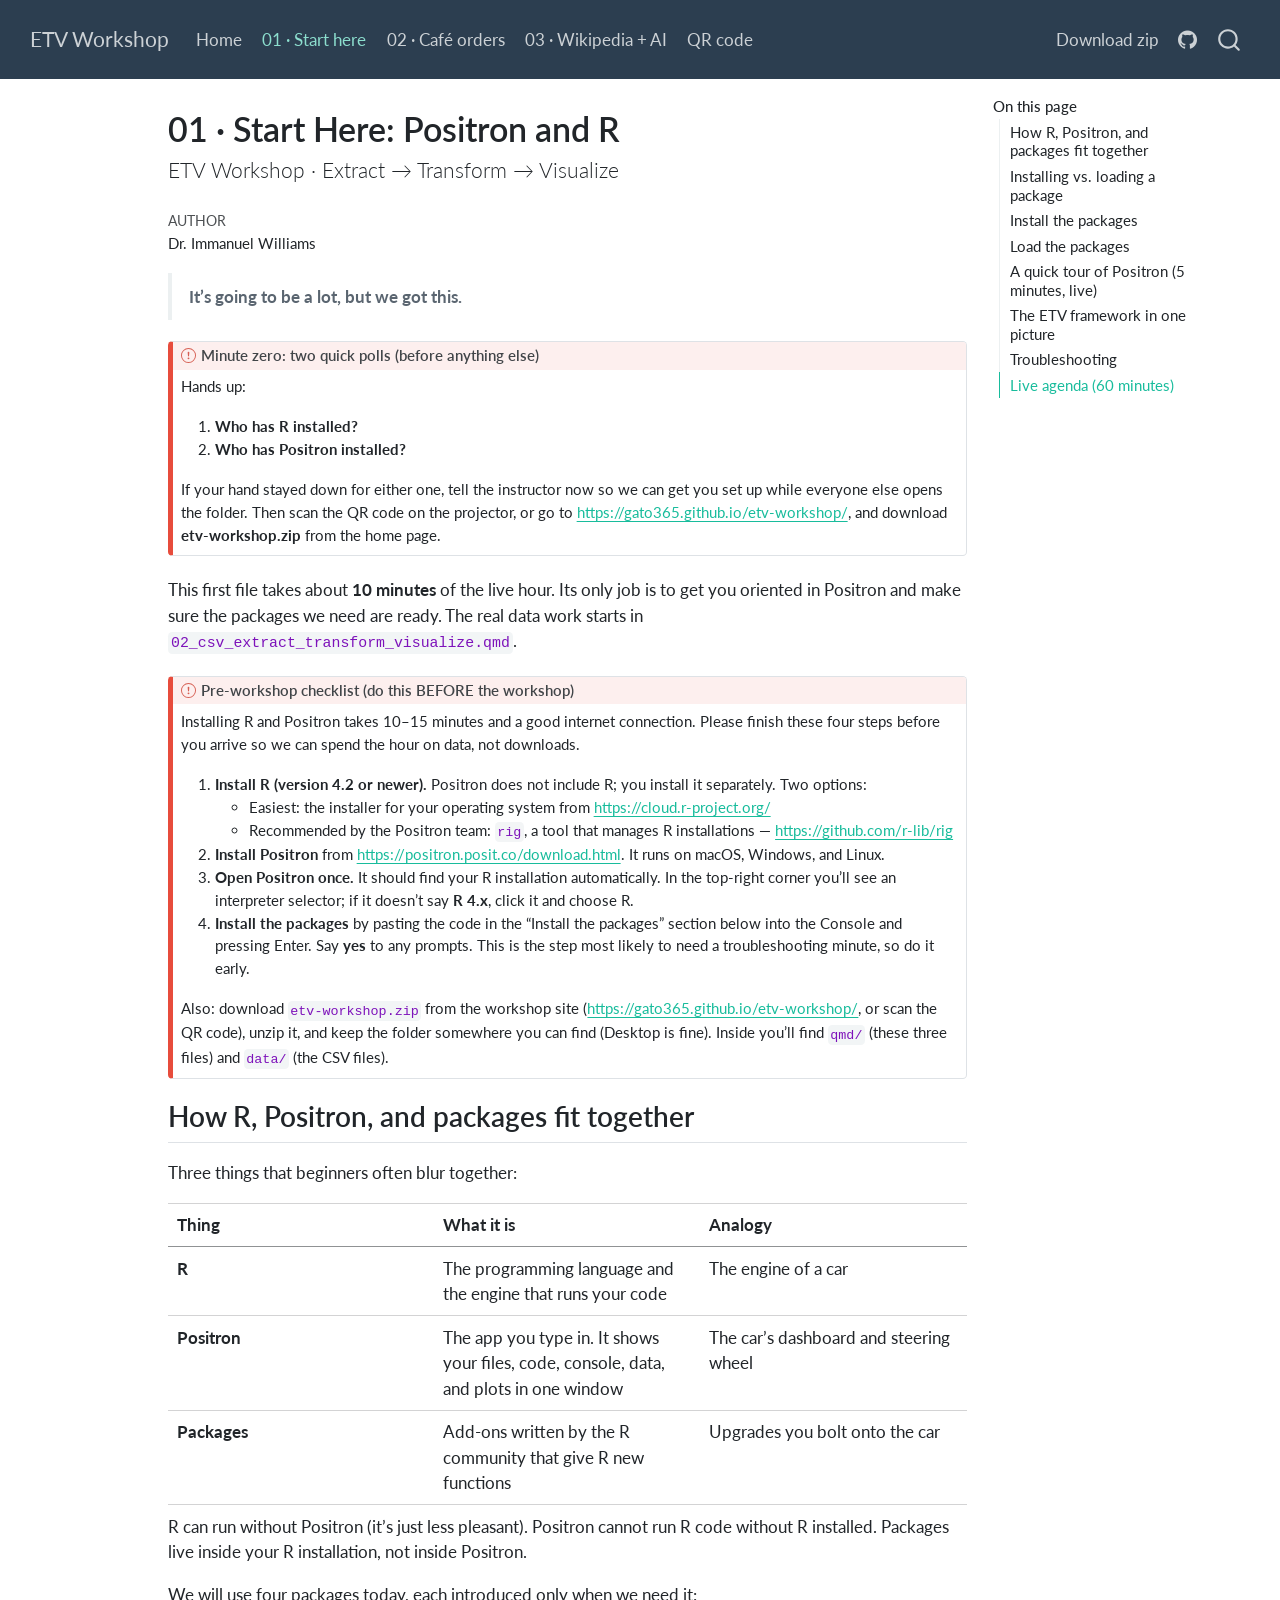
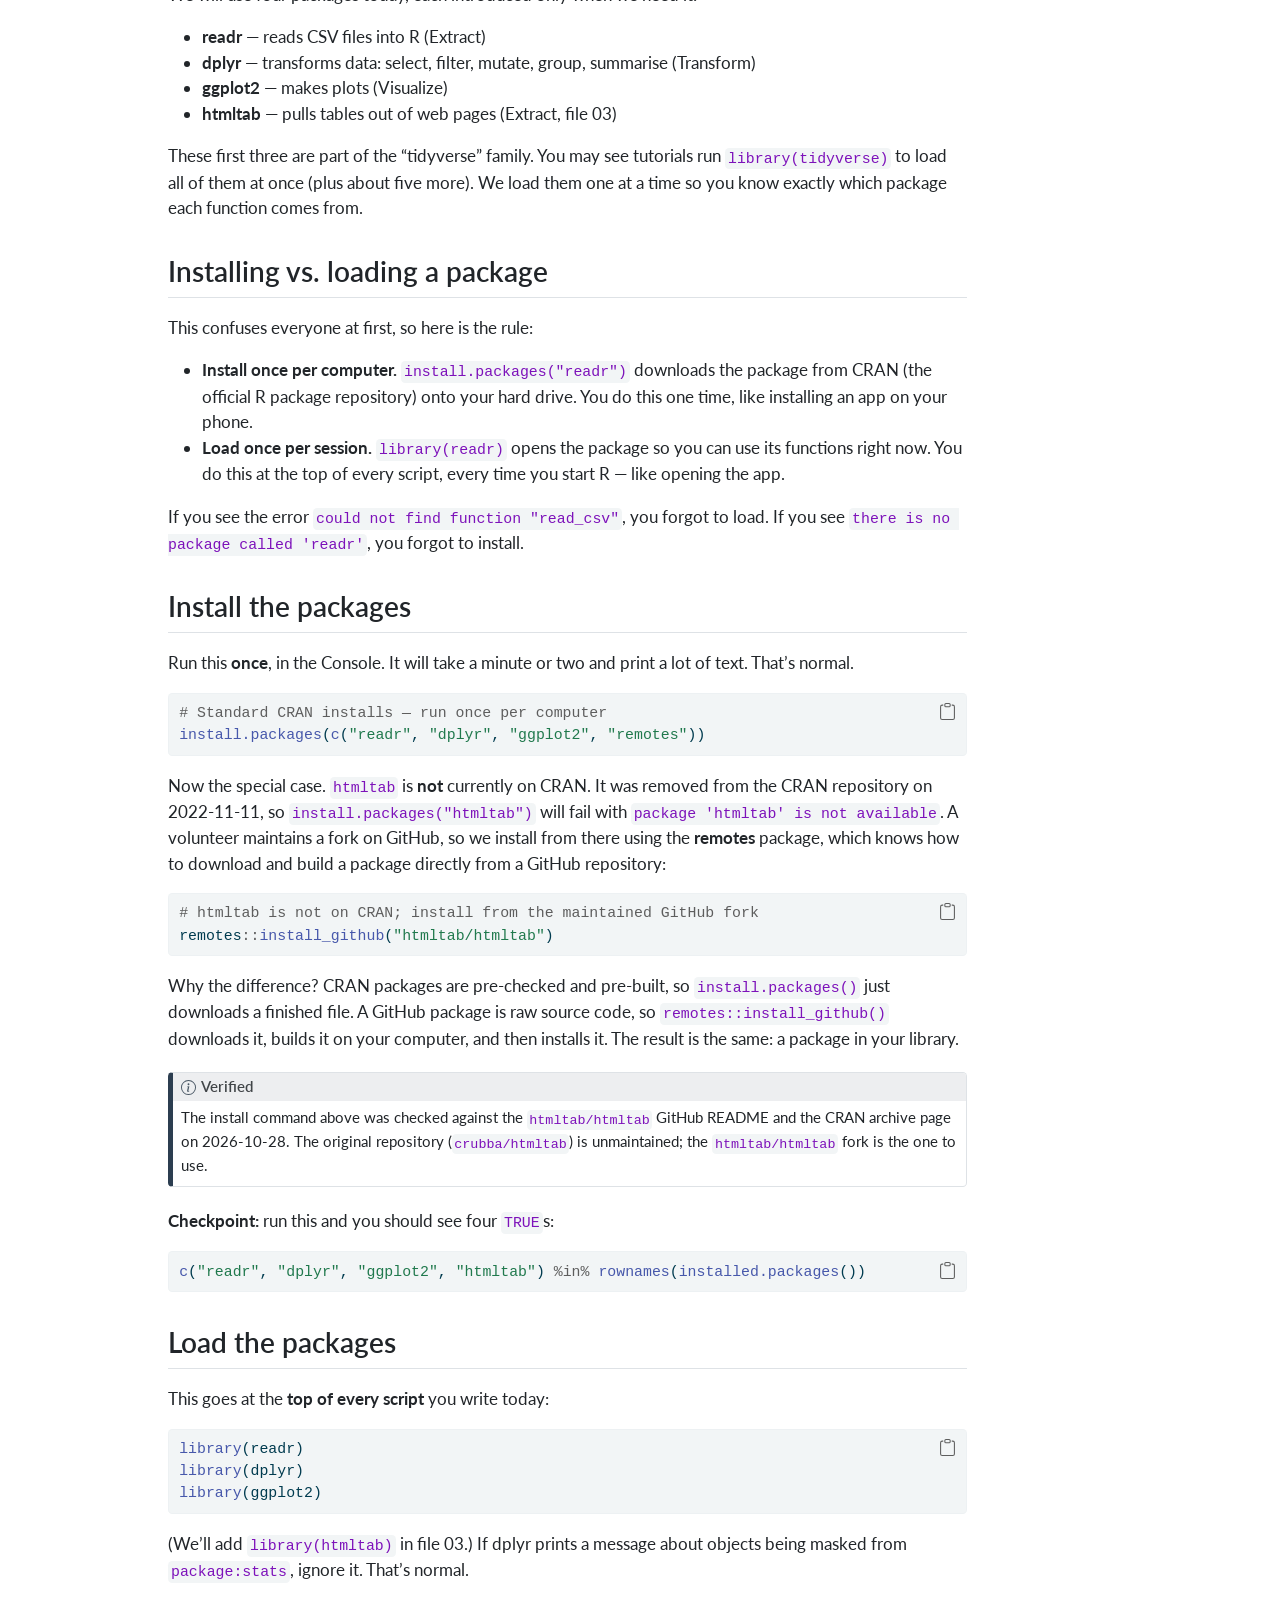
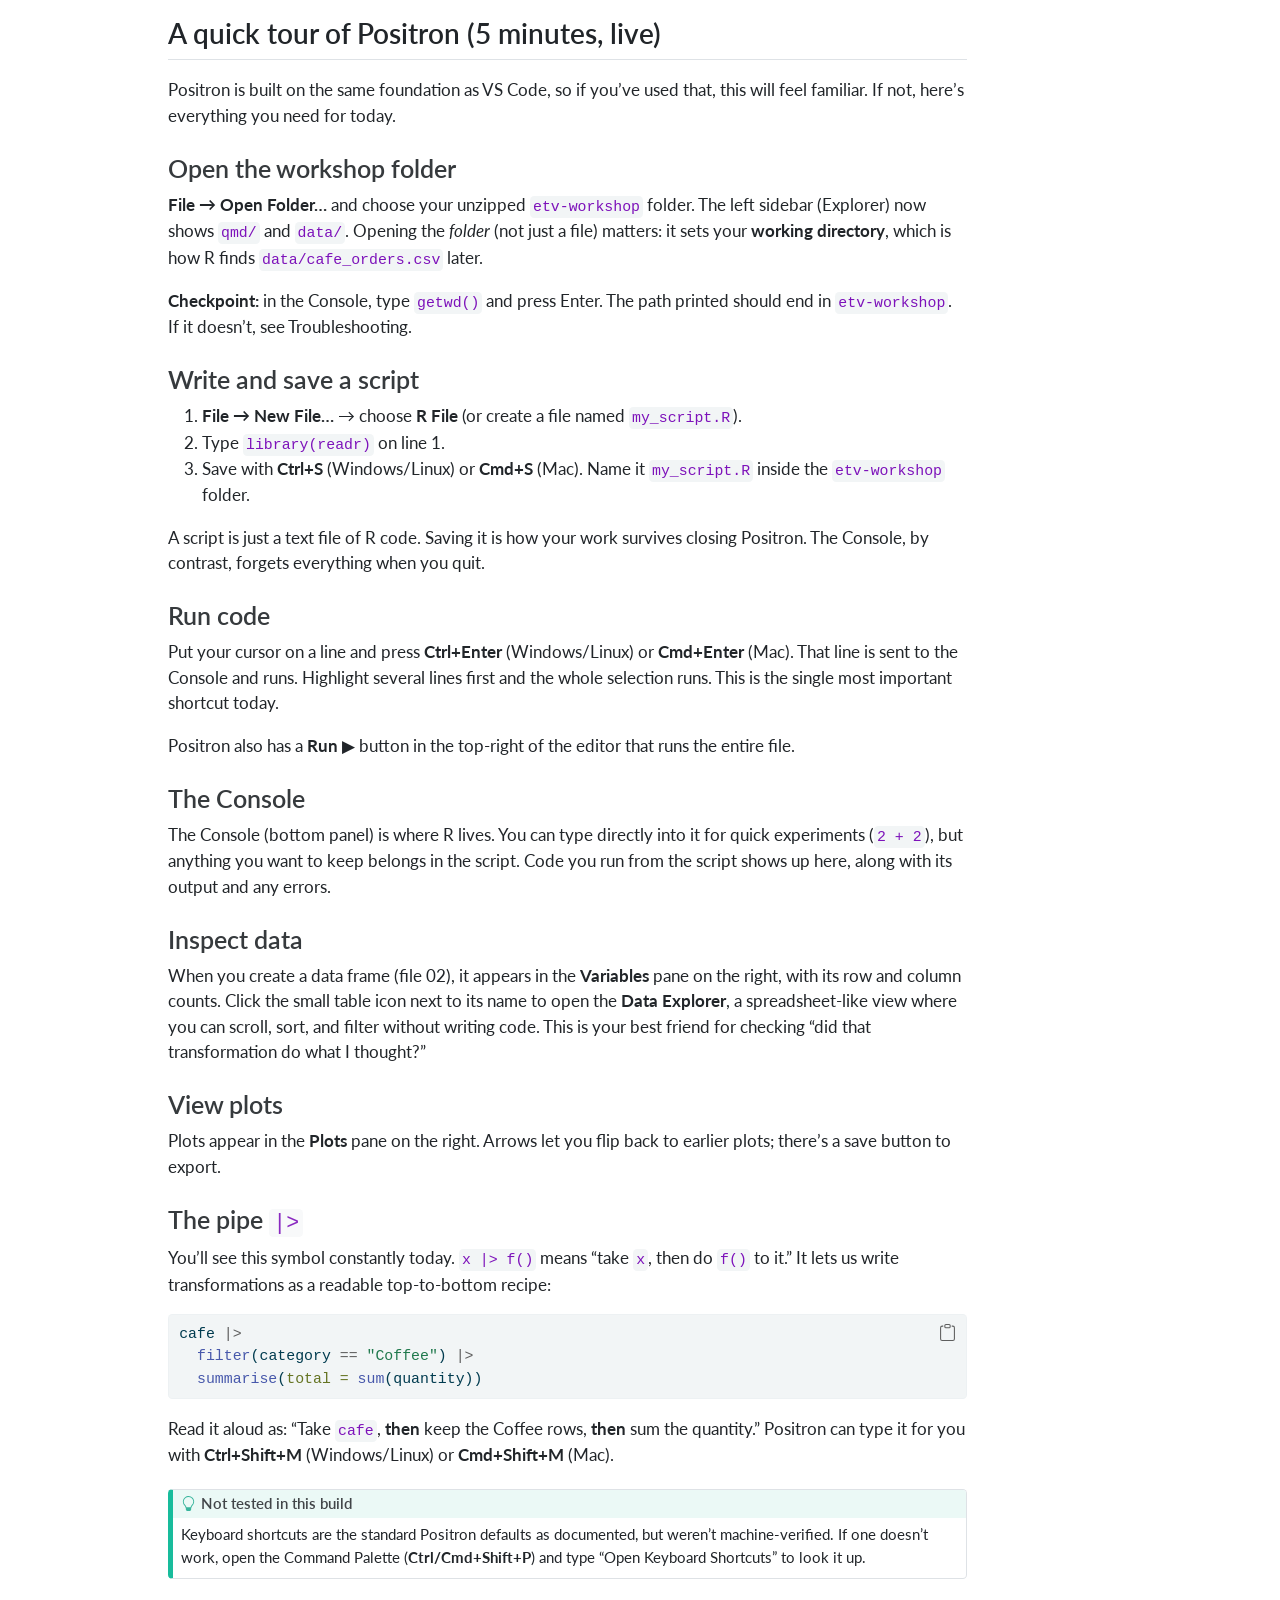
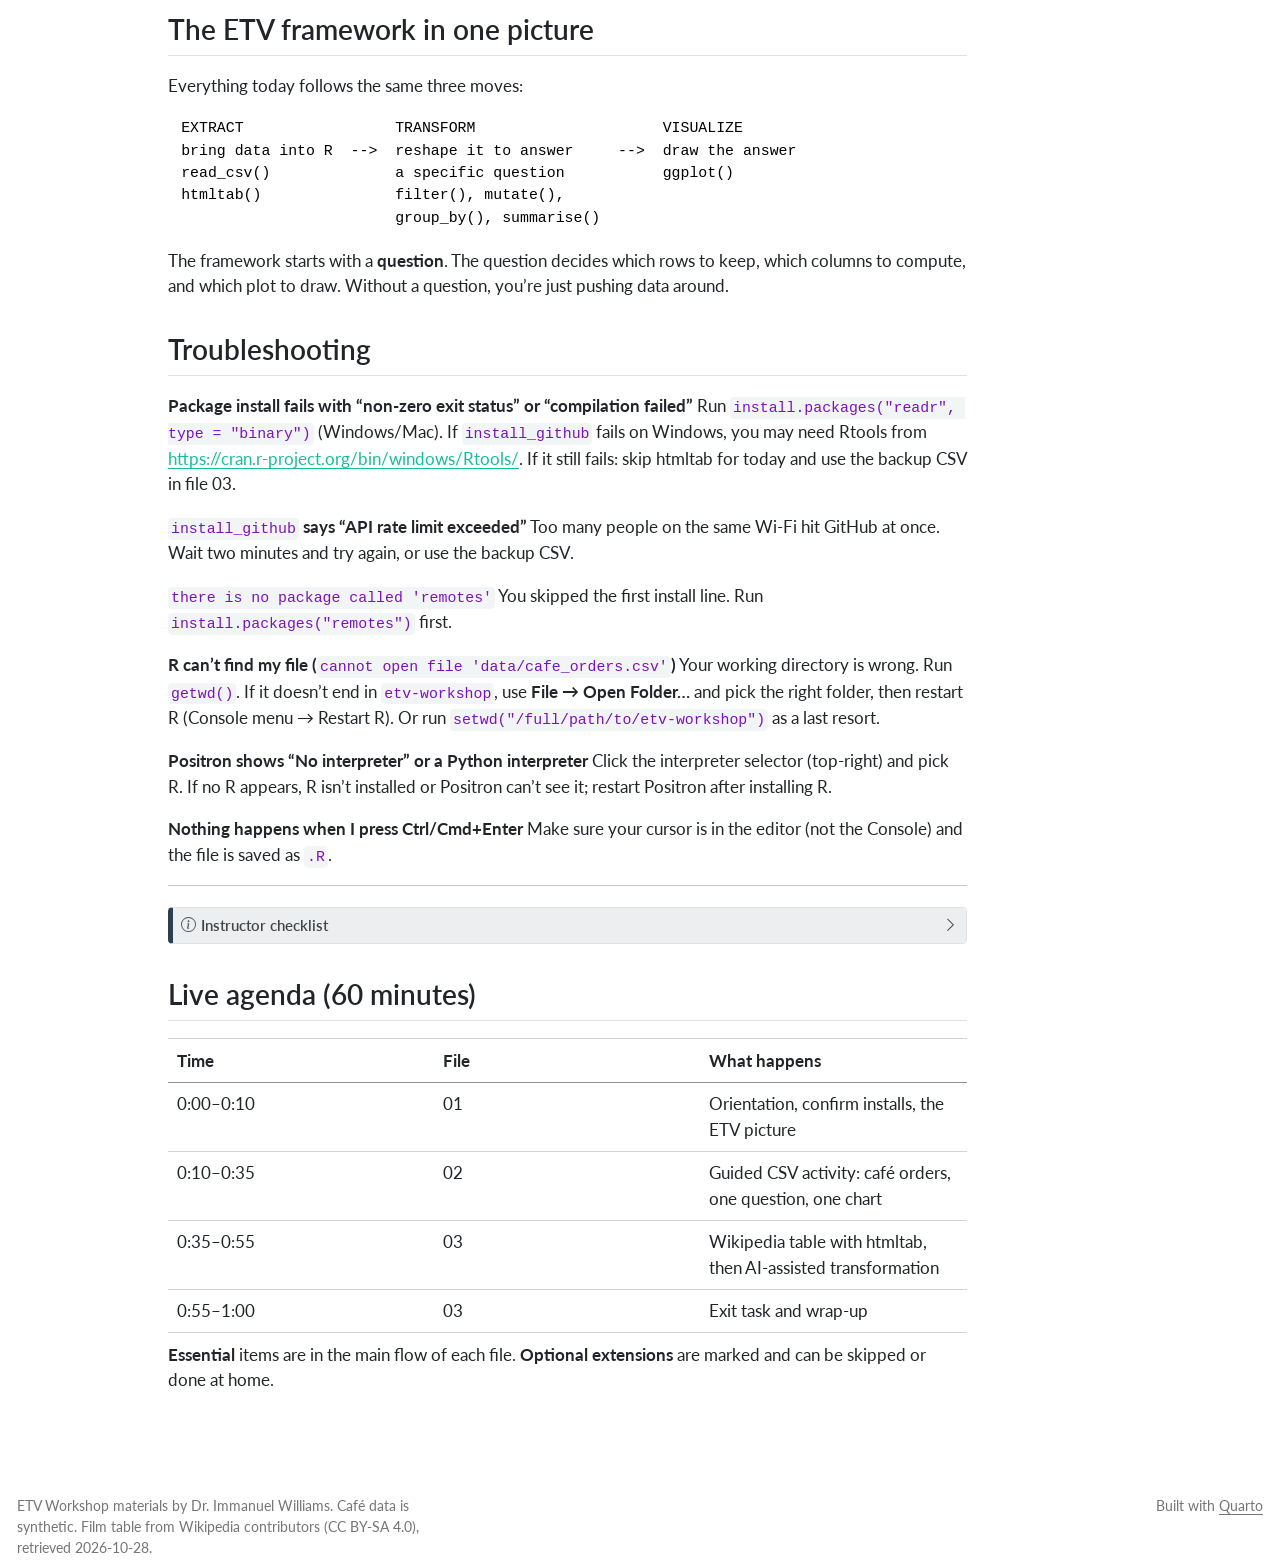
<file: docs/qmd/01_start_here_positron_and_r.html>
<!DOCTYPE html>
<html xmlns="http://www.w3.org/1999/xhtml" lang="en" xml:lang="en"><head>

<meta charset="utf-8">
<meta name="generator" content="quarto-1.8.27">

<meta name="viewport" content="width=device-width, initial-scale=1.0, user-scalable=yes">

<meta name="author" content="Dr.&nbsp;Immanuel Williams">

<title>01 · Start Here: Positron and R – ETV Workshop</title>
<style>
code{white-space: pre-wrap;}
span.smallcaps{font-variant: small-caps;}
div.columns{display: flex; gap: min(4vw, 1.5em);}
div.column{flex: auto; overflow-x: auto;}
div.hanging-indent{margin-left: 1.5em; text-indent: -1.5em;}
ul.task-list{list-style: none;}
ul.task-list li input[type="checkbox"] {
  width: 0.8em;
  margin: 0 0.8em 0.2em -1em; /* quarto-specific, see https://github.com/quarto-dev/quarto-cli/issues/4556 */ 
  vertical-align: middle;
}
/* CSS for syntax highlighting */
html { -webkit-text-size-adjust: 100%; }
pre > code.sourceCode { white-space: pre; position: relative; }
pre > code.sourceCode > span { display: inline-block; line-height: 1.25; }
pre > code.sourceCode > span:empty { height: 1.2em; }
.sourceCode { overflow: visible; }
code.sourceCode > span { color: inherit; text-decoration: inherit; }
div.sourceCode { margin: 1em 0; }
pre.sourceCode { margin: 0; }
@media screen {
div.sourceCode { overflow: auto; }
}
@media print {
pre > code.sourceCode { white-space: pre-wrap; }
pre > code.sourceCode > span { text-indent: -5em; padding-left: 5em; }
}
pre.numberSource code
  { counter-reset: source-line 0; }
pre.numberSource code > span
  { position: relative; left: -4em; counter-increment: source-line; }
pre.numberSource code > span > a:first-child::before
  { content: counter(source-line);
    position: relative; left: -1em; text-align: right; vertical-align: baseline;
    border: none; display: inline-block;
    -webkit-touch-callout: none; -webkit-user-select: none;
    -khtml-user-select: none; -moz-user-select: none;
    -ms-user-select: none; user-select: none;
    padding: 0 4px; width: 4em;
  }
pre.numberSource { margin-left: 3em;  padding-left: 4px; }
div.sourceCode
  {   }
@media screen {
pre > code.sourceCode > span > a:first-child::before { text-decoration: underline; }
}
</style>


<script src="../site_libs/quarto-nav/quarto-nav.js"></script>
<script src="../site_libs/quarto-nav/headroom.min.js"></script>
<script src="../site_libs/clipboard/clipboard.min.js"></script>
<script src="../site_libs/quarto-search/autocomplete.umd.js"></script>
<script src="../site_libs/quarto-search/fuse.min.js"></script>
<script src="../site_libs/quarto-search/quarto-search.js"></script>
<meta name="quarto:offset" content="../">
<link href="../images/qr-etv-workshop.png" rel="icon" type="image/png">
<script src="../site_libs/quarto-html/quarto.js" type="module"></script>
<script src="../site_libs/quarto-html/tabsets/tabsets.js" type="module"></script>
<script src="../site_libs/quarto-html/axe/axe-check.js" type="module"></script>
<script src="../site_libs/quarto-html/popper.min.js"></script>
<script src="../site_libs/quarto-html/tippy.umd.min.js"></script>
<script src="../site_libs/quarto-html/anchor.min.js"></script>
<link href="../site_libs/quarto-html/tippy.css" rel="stylesheet">
<link href="../site_libs/quarto-html/quarto-syntax-highlighting-ed96de9b727972fe78a7b5d16c58bf87.css" rel="stylesheet" id="quarto-text-highlighting-styles">
<script src="../site_libs/bootstrap/bootstrap.min.js"></script>
<link href="../site_libs/bootstrap/bootstrap-icons.css" rel="stylesheet">
<link href="../site_libs/bootstrap/bootstrap-e9107cd1d46477dfac17b7c00cc0fc18.min.css" rel="stylesheet" append-hash="true" id="quarto-bootstrap" data-mode="light">
<script id="quarto-search-options" type="application/json">{
  "location": "navbar",
  "copy-button": false,
  "collapse-after": 3,
  "panel-placement": "end",
  "type": "overlay",
  "limit": 50,
  "keyboard-shortcut": [
    "f",
    "/",
    "s"
  ],
  "show-item-context": false,
  "language": {
    "search-no-results-text": "No results",
    "search-matching-documents-text": "matching documents",
    "search-copy-link-title": "Copy link to search",
    "search-hide-matches-text": "Hide additional matches",
    "search-more-match-text": "more match in this document",
    "search-more-matches-text": "more matches in this document",
    "search-clear-button-title": "Clear",
    "search-text-placeholder": "",
    "search-detached-cancel-button-title": "Cancel",
    "search-submit-button-title": "Submit",
    "search-label": "Search"
  }
}</script>


<link rel="stylesheet" href="../styles.css">
</head>

<body class="nav-fixed quarto-light">

<div id="quarto-search-results"></div>
  <header id="quarto-header" class="headroom fixed-top">
    <nav class="navbar navbar-expand-lg " data-bs-theme="dark">
      <div class="navbar-container container-fluid">
      <div class="navbar-brand-container mx-auto">
    <a class="navbar-brand" href="../index.html">
    <span class="navbar-title">ETV Workshop</span>
    </a>
  </div>
            <div id="quarto-search" class="" title="Search"></div>
          <button class="navbar-toggler" type="button" data-bs-toggle="collapse" data-bs-target="#navbarCollapse" aria-controls="navbarCollapse" role="menu" aria-expanded="false" aria-label="Toggle navigation" onclick="if (window.quartoToggleHeadroom) { window.quartoToggleHeadroom(); }">
  <span class="navbar-toggler-icon"></span>
</button>
          <div class="collapse navbar-collapse" id="navbarCollapse">
            <ul class="navbar-nav navbar-nav-scroll me-auto">
  <li class="nav-item">
    <a class="nav-link" href="../index.html"> 
<span class="menu-text">Home</span></a>
  </li>  
  <li class="nav-item">
    <a class="nav-link active" href="../qmd/01_start_here_positron_and_r.html" aria-current="page"> 
<span class="menu-text">01 · Start here</span></a>
  </li>  
  <li class="nav-item">
    <a class="nav-link" href="../qmd/02_csv_extract_transform_visualize.html"> 
<span class="menu-text">02 · Café orders</span></a>
  </li>  
  <li class="nav-item">
    <a class="nav-link" href="../qmd/03_wikipedia_and_ai_etv_flows.html"> 
<span class="menu-text">03 · Wikipedia + AI</span></a>
  </li>  
  <li class="nav-item">
    <a class="nav-link" href="../qr.html"> 
<span class="menu-text">QR code</span></a>
  </li>  
</ul>
            <ul class="navbar-nav navbar-nav-scroll ms-auto">
  <li class="nav-item">
    <a class="nav-link" href="../etv-workshop.zip"> 
<span class="menu-text">Download zip</span></a>
  </li>  
  <li class="nav-item compact">
    <a class="nav-link" href="https://github.com/gato365/etv-workshop"> <i class="bi bi-github" role="img">
</i> 
<span class="menu-text"></span></a>
  </li>  
</ul>
          </div> <!-- /navcollapse -->
            <div class="quarto-navbar-tools">
</div>
      </div> <!-- /container-fluid -->
    </nav>
</header>
<!-- content -->
<div id="quarto-content" class="quarto-container page-columns page-rows-contents page-layout-article page-navbar">
<!-- sidebar -->
<!-- margin-sidebar -->
    <div id="quarto-margin-sidebar" class="sidebar margin-sidebar">
        <nav id="TOC" role="doc-toc" class="toc-active">
    <h2 id="toc-title">On this page</h2>
   
  <ul class="collapse">
  <li><a href="#how-r-positron-and-packages-fit-together" id="toc-how-r-positron-and-packages-fit-together" class="nav-link active" data-scroll-target="#how-r-positron-and-packages-fit-together">How R, Positron, and packages fit together</a></li>
  <li><a href="#installing-vs.-loading-a-package" id="toc-installing-vs.-loading-a-package" class="nav-link" data-scroll-target="#installing-vs.-loading-a-package">Installing vs.&nbsp;loading a package</a></li>
  <li><a href="#install-the-packages" id="toc-install-the-packages" class="nav-link" data-scroll-target="#install-the-packages">Install the packages</a></li>
  <li><a href="#load-the-packages" id="toc-load-the-packages" class="nav-link" data-scroll-target="#load-the-packages">Load the packages</a></li>
  <li><a href="#a-quick-tour-of-positron-5-minutes-live" id="toc-a-quick-tour-of-positron-5-minutes-live" class="nav-link" data-scroll-target="#a-quick-tour-of-positron-5-minutes-live">A quick tour of Positron (5 minutes, live)</a></li>
  <li><a href="#the-etv-framework-in-one-picture" id="toc-the-etv-framework-in-one-picture" class="nav-link" data-scroll-target="#the-etv-framework-in-one-picture">The ETV framework in one picture</a></li>
  <li><a href="#troubleshooting" id="toc-troubleshooting" class="nav-link" data-scroll-target="#troubleshooting">Troubleshooting</a></li>
  <li><a href="#live-agenda-60-minutes" id="toc-live-agenda-60-minutes" class="nav-link" data-scroll-target="#live-agenda-60-minutes">Live agenda (60 minutes)</a></li>
  </ul>
</nav>
    </div>
<!-- main -->
<main class="content" id="quarto-document-content">

<header id="title-block-header" class="quarto-title-block default">
<div class="quarto-title">
<h1 class="title">01 · Start Here: Positron and R</h1>
<p class="subtitle lead">ETV Workshop · Extract → Transform → Visualize</p>
</div>



<div class="quarto-title-meta">

    <div>
    <div class="quarto-title-meta-heading">Author</div>
    <div class="quarto-title-meta-contents">
             <p>Dr.&nbsp;Immanuel Williams </p>
          </div>
  </div>
    
  
    
  </div>
  


</header>


<blockquote class="blockquote">
<p><strong>It’s going to be a lot, but we got this.</strong></p>
</blockquote>
<div class="callout callout-style-default callout-important callout-titled">
<div class="callout-header d-flex align-content-center">
<div class="callout-icon-container">
<i class="callout-icon"></i>
</div>
<div class="callout-title-container flex-fill">
<span class="screen-reader-only">Important</span>Minute zero: two quick polls (before anything else)
</div>
</div>
<div class="callout-body-container callout-body">
<p>Hands up:</p>
<ol type="1">
<li><strong>Who has R installed?</strong></li>
<li><strong>Who has Positron installed?</strong></li>
</ol>
<p>If your hand stayed down for either one, tell the instructor now so we can get you set up while everyone else opens the folder. Then scan the QR code on the projector, or go to <a href="https://gato365.github.io/etv-workshop/" class="uri">https://gato365.github.io/etv-workshop/</a>, and download <strong>etv-workshop.zip</strong> from the home page.</p>
</div>
</div>
<p>This first file takes about <strong>10 minutes</strong> of the live hour. Its only job is to get you oriented in Positron and make sure the packages we need are ready. The real data work starts in <code>02_csv_extract_transform_visualize.qmd</code>.</p>
<div class="callout callout-style-default callout-important callout-titled">
<div class="callout-header d-flex align-content-center">
<div class="callout-icon-container">
<i class="callout-icon"></i>
</div>
<div class="callout-title-container flex-fill">
<span class="screen-reader-only">Important</span>Pre-workshop checklist (do this BEFORE the workshop)
</div>
</div>
<div class="callout-body-container callout-body">
<p>Installing R and Positron takes 10–15 minutes and a good internet connection. Please finish these four steps before you arrive so we can spend the hour on data, not downloads.</p>
<ol type="1">
<li><strong>Install R (version 4.2 or newer).</strong> Positron does not include R; you install it separately. Two options:
<ul>
<li>Easiest: the installer for your operating system from <a href="https://cloud.r-project.org/" class="uri">https://cloud.r-project.org/</a></li>
<li>Recommended by the Positron team: <code>rig</code>, a tool that manages R installations — <a href="https://github.com/r-lib/rig" class="uri">https://github.com/r-lib/rig</a></li>
</ul></li>
<li><strong>Install Positron</strong> from <a href="https://positron.posit.co/download.html" class="uri">https://positron.posit.co/download.html</a>. It runs on macOS, Windows, and Linux.</li>
<li><strong>Open Positron once.</strong> It should find your R installation automatically. In the top-right corner you’ll see an interpreter selector; if it doesn’t say <strong>R 4.x</strong>, click it and choose R.</li>
<li><strong>Install the packages</strong> by pasting the code in the “Install the packages” section below into the Console and pressing Enter. Say <strong>yes</strong> to any prompts. This is the step most likely to need a troubleshooting minute, so do it early.</li>
</ol>
<p>Also: download <code>etv-workshop.zip</code> from the workshop site (<a href="https://gato365.github.io/etv-workshop/" class="uri">https://gato365.github.io/etv-workshop/</a>, or scan the QR code), unzip it, and keep the folder somewhere you can find (Desktop is fine). Inside you’ll find <code>qmd/</code> (these three files) and <code>data/</code> (the CSV files).</p>
</div>
</div>
<section id="how-r-positron-and-packages-fit-together" class="level2">
<h2 class="anchored" data-anchor-id="how-r-positron-and-packages-fit-together">How R, Positron, and packages fit together</h2>
<p>Three things that beginners often blur together:</p>
<table class="caption-top table">
<colgroup>
<col style="width: 33%">
<col style="width: 33%">
<col style="width: 33%">
</colgroup>
<thead>
<tr class="header">
<th>Thing</th>
<th>What it is</th>
<th>Analogy</th>
</tr>
</thead>
<tbody>
<tr class="odd">
<td><strong>R</strong></td>
<td>The programming language and the engine that runs your code</td>
<td>The engine of a car</td>
</tr>
<tr class="even">
<td><strong>Positron</strong></td>
<td>The app you type in. It shows your files, code, console, data, and plots in one window</td>
<td>The car’s dashboard and steering wheel</td>
</tr>
<tr class="odd">
<td><strong>Packages</strong></td>
<td>Add-ons written by the R community that give R new functions</td>
<td>Upgrades you bolt onto the car</td>
</tr>
</tbody>
</table>
<p>R can run without Positron (it’s just less pleasant). Positron cannot run R code without R installed. Packages live inside your R installation, not inside Positron.</p>
<p>We will use four packages today, each introduced only when we need it:</p>
<ul>
<li><strong>readr</strong> — reads CSV files into R (Extract)</li>
<li><strong>dplyr</strong> — transforms data: select, filter, mutate, group, summarise (Transform)</li>
<li><strong>ggplot2</strong> — makes plots (Visualize)</li>
<li><strong>htmltab</strong> — pulls tables out of web pages (Extract, file 03)</li>
</ul>
<p>These first three are part of the “tidyverse” family. You may see tutorials run <code>library(tidyverse)</code> to load all of them at once (plus about five more). We load them one at a time so you know exactly which package each function comes from.</p>
</section>
<section id="installing-vs.-loading-a-package" class="level2">
<h2 class="anchored" data-anchor-id="installing-vs.-loading-a-package">Installing vs.&nbsp;loading a package</h2>
<p>This confuses everyone at first, so here is the rule:</p>
<ul>
<li><strong>Install once per computer.</strong> <code>install.packages("readr")</code> downloads the package from CRAN (the official R package repository) onto your hard drive. You do this one time, like installing an app on your phone.</li>
<li><strong>Load once per session.</strong> <code>library(readr)</code> opens the package so you can use its functions right now. You do this at the top of every script, every time you start R — like opening the app.</li>
</ul>
<p>If you see the error <code>could not find function "read_csv"</code>, you forgot to load. If you see <code>there is no package called 'readr'</code>, you forgot to install.</p>
</section>
<section id="install-the-packages" class="level2">
<h2 class="anchored" data-anchor-id="install-the-packages">Install the packages</h2>
<p>Run this <strong>once</strong>, in the Console. It will take a minute or two and print a lot of text. That’s normal.</p>
<div class="code-copy-outer-scaffold"><div class="sourceCode" id="cb1"><pre class="sourceCode r code-with-copy"><code class="sourceCode r"><span id="cb1-1"><a href="#cb1-1" aria-hidden="true" tabindex="-1"></a><span class="co"># Standard CRAN installs — run once per computer</span></span>
<span id="cb1-2"><a href="#cb1-2" aria-hidden="true" tabindex="-1"></a><span class="fu">install.packages</span>(<span class="fu">c</span>(<span class="st">"readr"</span>, <span class="st">"dplyr"</span>, <span class="st">"ggplot2"</span>, <span class="st">"remotes"</span>))</span></code></pre></div><button title="Copy to Clipboard" class="code-copy-button"><i class="bi"></i></button></div>
<p>Now the special case. <code>htmltab</code> is <strong>not</strong> currently on CRAN. It was removed from the CRAN repository on 2022-11-11, so <code>install.packages("htmltab")</code> will fail with <code>package 'htmltab' is not available</code>. A volunteer maintains a fork on GitHub, so we install from there using the <strong>remotes</strong> package, which knows how to download and build a package directly from a GitHub repository:</p>
<div class="code-copy-outer-scaffold"><div class="sourceCode" id="cb2"><pre class="sourceCode r code-with-copy"><code class="sourceCode r"><span id="cb2-1"><a href="#cb2-1" aria-hidden="true" tabindex="-1"></a><span class="co"># htmltab is not on CRAN; install from the maintained GitHub fork</span></span>
<span id="cb2-2"><a href="#cb2-2" aria-hidden="true" tabindex="-1"></a>remotes<span class="sc">::</span><span class="fu">install_github</span>(<span class="st">"htmltab/htmltab"</span>)</span></code></pre></div><button title="Copy to Clipboard" class="code-copy-button"><i class="bi"></i></button></div>
<p>Why the difference? CRAN packages are pre-checked and pre-built, so <code>install.packages()</code> just downloads a finished file. A GitHub package is raw source code, so <code>remotes::install_github()</code> downloads it, builds it on your computer, and then installs it. The result is the same: a package in your library.</p>
<div class="callout callout-style-default callout-note callout-titled">
<div class="callout-header d-flex align-content-center">
<div class="callout-icon-container">
<i class="callout-icon"></i>
</div>
<div class="callout-title-container flex-fill">
<span class="screen-reader-only">Note</span>Verified
</div>
</div>
<div class="callout-body-container callout-body">
<p>The install command above was checked against the <code>htmltab/htmltab</code> GitHub README and the CRAN archive page on 2026-10-28. The original repository (<code>crubba/htmltab</code>) is unmaintained; the <code>htmltab/htmltab</code> fork is the one to use.</p>
</div>
</div>
<p><strong>Checkpoint:</strong> run this and you should see four <code>TRUE</code>s:</p>
<div class="code-copy-outer-scaffold"><div class="sourceCode" id="cb3"><pre class="sourceCode r code-with-copy"><code class="sourceCode r"><span id="cb3-1"><a href="#cb3-1" aria-hidden="true" tabindex="-1"></a><span class="fu">c</span>(<span class="st">"readr"</span>, <span class="st">"dplyr"</span>, <span class="st">"ggplot2"</span>, <span class="st">"htmltab"</span>) <span class="sc">%in%</span> <span class="fu">rownames</span>(<span class="fu">installed.packages</span>())</span></code></pre></div><button title="Copy to Clipboard" class="code-copy-button"><i class="bi"></i></button></div>
</section>
<section id="load-the-packages" class="level2">
<h2 class="anchored" data-anchor-id="load-the-packages">Load the packages</h2>
<p>This goes at the <strong>top of every script</strong> you write today:</p>
<div class="code-copy-outer-scaffold"><div class="sourceCode" id="cb4"><pre class="sourceCode r code-with-copy"><code class="sourceCode r"><span id="cb4-1"><a href="#cb4-1" aria-hidden="true" tabindex="-1"></a><span class="fu">library</span>(readr)</span>
<span id="cb4-2"><a href="#cb4-2" aria-hidden="true" tabindex="-1"></a><span class="fu">library</span>(dplyr)</span>
<span id="cb4-3"><a href="#cb4-3" aria-hidden="true" tabindex="-1"></a><span class="fu">library</span>(ggplot2)</span></code></pre></div><button title="Copy to Clipboard" class="code-copy-button"><i class="bi"></i></button></div>
<p>(We’ll add <code>library(htmltab)</code> in file 03.) If dplyr prints a message about objects being masked from <code>package:stats</code>, ignore it. That’s normal.</p>
</section>
<section id="a-quick-tour-of-positron-5-minutes-live" class="level2">
<h2 class="anchored" data-anchor-id="a-quick-tour-of-positron-5-minutes-live">A quick tour of Positron (5 minutes, live)</h2>
<p>Positron is built on the same foundation as VS Code, so if you’ve used that, this will feel familiar. If not, here’s everything you need for today.</p>
<section id="open-the-workshop-folder" class="level3">
<h3 class="anchored" data-anchor-id="open-the-workshop-folder">Open the workshop folder</h3>
<p><strong>File → Open Folder…</strong> and choose your unzipped <code>etv-workshop</code> folder. The left sidebar (Explorer) now shows <code>qmd/</code> and <code>data/</code>. Opening the <em>folder</em> (not just a file) matters: it sets your <strong>working directory</strong>, which is how R finds <code>data/cafe_orders.csv</code> later.</p>
<p><strong>Checkpoint:</strong> in the Console, type <code>getwd()</code> and press Enter. The path printed should end in <code>etv-workshop</code>. If it doesn’t, see Troubleshooting.</p>
</section>
<section id="write-and-save-a-script" class="level3">
<h3 class="anchored" data-anchor-id="write-and-save-a-script">Write and save a script</h3>
<ol type="1">
<li><strong>File → New File…</strong> → choose <strong>R File</strong> (or create a file named <code>my_script.R</code>).</li>
<li>Type <code>library(readr)</code> on line 1.</li>
<li>Save with <strong>Ctrl+S</strong> (Windows/Linux) or <strong>Cmd+S</strong> (Mac). Name it <code>my_script.R</code> inside the <code>etv-workshop</code> folder.</li>
</ol>
<p>A script is just a text file of R code. Saving it is how your work survives closing Positron. The Console, by contrast, forgets everything when you quit.</p>
</section>
<section id="run-code" class="level3">
<h3 class="anchored" data-anchor-id="run-code">Run code</h3>
<p>Put your cursor on a line and press <strong>Ctrl+Enter</strong> (Windows/Linux) or <strong>Cmd+Enter</strong> (Mac). That line is sent to the Console and runs. Highlight several lines first and the whole selection runs. This is the single most important shortcut today.</p>
<p>Positron also has a <strong>Run</strong> ▶ button in the top-right of the editor that runs the entire file.</p>
</section>
<section id="the-console" class="level3">
<h3 class="anchored" data-anchor-id="the-console">The Console</h3>
<p>The Console (bottom panel) is where R lives. You can type directly into it for quick experiments (<code>2 + 2</code>), but anything you want to keep belongs in the script. Code you run from the script shows up here, along with its output and any errors.</p>
</section>
<section id="inspect-data" class="level3">
<h3 class="anchored" data-anchor-id="inspect-data">Inspect data</h3>
<p>When you create a data frame (file 02), it appears in the <strong>Variables</strong> pane on the right, with its row and column counts. Click the small table icon next to its name to open the <strong>Data Explorer</strong>, a spreadsheet-like view where you can scroll, sort, and filter without writing code. This is your best friend for checking “did that transformation do what I thought?”</p>
</section>
<section id="view-plots" class="level3">
<h3 class="anchored" data-anchor-id="view-plots">View plots</h3>
<p>Plots appear in the <strong>Plots</strong> pane on the right. Arrows let you flip back to earlier plots; there’s a save button to export.</p>
</section>
<section id="the-pipe" class="level3">
<h3 class="anchored" data-anchor-id="the-pipe">The pipe <code>|&gt;</code></h3>
<p>You’ll see this symbol constantly today. <code>x |&gt; f()</code> means “take <code>x</code>, then do <code>f()</code> to it.” It lets us write transformations as a readable top-to-bottom recipe:</p>
<div class="code-copy-outer-scaffold"><div class="sourceCode" id="cb5"><pre class="sourceCode r code-with-copy"><code class="sourceCode r"><span id="cb5-1"><a href="#cb5-1" aria-hidden="true" tabindex="-1"></a>cafe <span class="sc">|&gt;</span></span>
<span id="cb5-2"><a href="#cb5-2" aria-hidden="true" tabindex="-1"></a>  <span class="fu">filter</span>(category <span class="sc">==</span> <span class="st">"Coffee"</span>) <span class="sc">|&gt;</span></span>
<span id="cb5-3"><a href="#cb5-3" aria-hidden="true" tabindex="-1"></a>  <span class="fu">summarise</span>(<span class="at">total =</span> <span class="fu">sum</span>(quantity))</span></code></pre></div><button title="Copy to Clipboard" class="code-copy-button"><i class="bi"></i></button></div>
<p>Read it aloud as: “Take <code>cafe</code>, <strong>then</strong> keep the Coffee rows, <strong>then</strong> sum the quantity.” Positron can type it for you with <strong>Ctrl+Shift+M</strong> (Windows/Linux) or <strong>Cmd+Shift+M</strong> (Mac).</p>
<div class="callout callout-style-default callout-tip callout-titled">
<div class="callout-header d-flex align-content-center">
<div class="callout-icon-container">
<i class="callout-icon"></i>
</div>
<div class="callout-title-container flex-fill">
<span class="screen-reader-only">Tip</span>Not tested in this build
</div>
</div>
<div class="callout-body-container callout-body">
<p>Keyboard shortcuts are the standard Positron defaults as documented, but weren’t machine-verified. If one doesn’t work, open the Command Palette (<strong>Ctrl/Cmd+Shift+P</strong>) and type “Open Keyboard Shortcuts” to look it up.</p>
</div>
</div>
</section>
</section>
<section id="the-etv-framework-in-one-picture" class="level2">
<h2 class="anchored" data-anchor-id="the-etv-framework-in-one-picture">The ETV framework in one picture</h2>
<p>Everything today follows the same three moves:</p>
<pre><code> EXTRACT                 TRANSFORM                     VISUALIZE
 bring data into R  --&gt;  reshape it to answer     --&gt;  draw the answer
 read_csv()              a specific question           ggplot()
 htmltab()               filter(), mutate(),
                         group_by(), summarise()</code></pre>
<p>The framework starts with a <strong>question</strong>. The question decides which rows to keep, which columns to compute, and which plot to draw. Without a question, you’re just pushing data around.</p>
</section>
<section id="troubleshooting" class="level2">
<h2 class="anchored" data-anchor-id="troubleshooting">Troubleshooting</h2>
<p><strong>Package install fails with “non-zero exit status” or “compilation failed”</strong> Run <code>install.packages("readr", type = "binary")</code> (Windows/Mac). If <code>install_github</code> fails on Windows, you may need Rtools from <a href="https://cran.r-project.org/bin/windows/Rtools/" class="uri">https://cran.r-project.org/bin/windows/Rtools/</a>. If it still fails: skip htmltab for today and use the backup CSV in file 03.</p>
<p><strong><code>install_github</code> says “API rate limit exceeded”</strong> Too many people on the same Wi-Fi hit GitHub at once. Wait two minutes and try again, or use the backup CSV.</p>
<p><strong><code>there is no package called 'remotes'</code></strong> You skipped the first install line. Run <code>install.packages("remotes")</code> first.</p>
<p><strong>R can’t find my file (<code>cannot open file 'data/cafe_orders.csv'</code>)</strong> Your working directory is wrong. Run <code>getwd()</code>. If it doesn’t end in <code>etv-workshop</code>, use <strong>File → Open Folder…</strong> and pick the right folder, then restart R (Console menu → Restart R). Or run <code>setwd("/full/path/to/etv-workshop")</code> as a last resort.</p>
<p><strong>Positron shows “No interpreter” or a Python interpreter</strong> Click the interpreter selector (top-right) and pick R. If no R appears, R isn’t installed or Positron can’t see it; restart Positron after installing R.</p>
<p><strong>Nothing happens when I press Ctrl/Cmd+Enter</strong> Make sure your cursor is in the editor (not the Console) and the file is saved as <code>.R</code>.</p>
<hr>
<div class="callout callout-style-default callout-note callout-titled">
<div class="callout-header d-flex align-content-center collapsed" data-bs-toggle="collapse" data-bs-target=".callout-5-contents" aria-controls="callout-5" aria-expanded="false" aria-label="Toggle callout">
<div class="callout-icon-container">
<i class="callout-icon"></i>
</div>
<div class="callout-title-container flex-fill">
<span class="screen-reader-only">Note</span>Instructor checklist
</div>
<div class="callout-btn-toggle d-inline-block border-0 py-1 ps-1 pe-0 float-end"><i class="callout-toggle"></i></div>
</div>
<div id="callout-5" class="callout-5-contents callout-collapse collapse">
<div class="callout-body-container callout-body">
<ul class="task-list">
<li><label><input type="checkbox"><strong>Bring candy!</strong> (for first correct prediction, first fixed error, first plot)</label></li>
<li><label><input type="checkbox">Open with: <em>“It’s going to be a lot, but we got this.”</em></label></li>
<li><label><input type="checkbox">Project the workshop site and its QR code page (<a href="https://gato365.github.io/etv-workshop/qr.html" class="uri">https://gato365.github.io/etv-workshop/qr.html</a>)</label></li>
<li><label><input type="checkbox"><strong>Poll: who has R installed?</strong> Hands up. Anyone without it: pair with a neighbor or start the R installer now</label></li>
<li><label><input type="checkbox"><strong>Poll: who has Positron installed?</strong> Hands up. Same fix</label></li>
<li><label><input type="checkbox">Confirm everyone has the zip downloaded and unzipped</label></li>
<li><label><input type="checkbox">Poll: hands up if <code>getwd()</code> ends in <code>etv-workshop</code>. Fix stragglers now, not at minute 20</label></li>
<li><label><input type="checkbox">Poll: hands up if the four-<code>TRUE</code> checkpoint passed. Pair anyone without htmltab with a neighbor for file 03, or point them at the backup CSV</label></li>
<li><label><input type="checkbox">Have <code>data/top_films_backup.csv</code> ready in case Wikipedia or htmltab fails live</label></li>
<li><label><input type="checkbox">Watch the clock: 10 / 25 / 25 split, with wrap-up folded into the last 5 minutes of file 03</label></li>
<li><label><input type="checkbox">Remind: run code in <strong>small pieces</strong>; check the Data Explorer after every transformation</label></li>
</ul>
</div>
</div>
</div>
</section>
<section id="live-agenda-60-minutes" class="level2">
<h2 class="anchored" data-anchor-id="live-agenda-60-minutes">Live agenda (60 minutes)</h2>
<table class="caption-top table">
<colgroup>
<col style="width: 33%">
<col style="width: 33%">
<col style="width: 33%">
</colgroup>
<thead>
<tr class="header">
<th>Time</th>
<th>File</th>
<th>What happens</th>
</tr>
</thead>
<tbody>
<tr class="odd">
<td>0:00–0:10</td>
<td>01</td>
<td>Orientation, confirm installs, the ETV picture</td>
</tr>
<tr class="even">
<td>0:10–0:35</td>
<td>02</td>
<td>Guided CSV activity: café orders, one question, one chart</td>
</tr>
<tr class="odd">
<td>0:35–0:55</td>
<td>03</td>
<td>Wikipedia table with htmltab, then AI-assisted transformation</td>
</tr>
<tr class="even">
<td>0:55–1:00</td>
<td>03</td>
<td>Exit task and wrap-up</td>
</tr>
</tbody>
</table>
<p><strong>Essential</strong> items are in the main flow of each file. <strong>Optional extensions</strong> are marked and can be skipped or done at home.</p>


</section>

</main> <!-- /main -->
<script id="quarto-html-after-body" type="application/javascript">
  window.document.addEventListener("DOMContentLoaded", function (event) {
    const icon = "";
    const anchorJS = new window.AnchorJS();
    anchorJS.options = {
      placement: 'right',
      icon: icon
    };
    anchorJS.add('.anchored');
    const isCodeAnnotation = (el) => {
      for (const clz of el.classList) {
        if (clz.startsWith('code-annotation-')) {                     
          return true;
        }
      }
      return false;
    }
    const onCopySuccess = function(e) {
      // button target
      const button = e.trigger;
      // don't keep focus
      button.blur();
      // flash "checked"
      button.classList.add('code-copy-button-checked');
      var currentTitle = button.getAttribute("title");
      button.setAttribute("title", "Copied!");
      let tooltip;
      if (window.bootstrap) {
        button.setAttribute("data-bs-toggle", "tooltip");
        button.setAttribute("data-bs-placement", "left");
        button.setAttribute("data-bs-title", "Copied!");
        tooltip = new bootstrap.Tooltip(button, 
          { trigger: "manual", 
            customClass: "code-copy-button-tooltip",
            offset: [0, -8]});
        tooltip.show();    
      }
      setTimeout(function() {
        if (tooltip) {
          tooltip.hide();
          button.removeAttribute("data-bs-title");
          button.removeAttribute("data-bs-toggle");
          button.removeAttribute("data-bs-placement");
        }
        button.setAttribute("title", currentTitle);
        button.classList.remove('code-copy-button-checked');
      }, 1000);
      // clear code selection
      e.clearSelection();
    }
    const getTextToCopy = function(trigger) {
      const outerScaffold = trigger.parentElement.cloneNode(true);
      const codeEl = outerScaffold.querySelector('code');
      for (const childEl of codeEl.children) {
        if (isCodeAnnotation(childEl)) {
          childEl.remove();
        }
      }
      return codeEl.innerText;
    }
    const clipboard = new window.ClipboardJS('.code-copy-button:not([data-in-quarto-modal])', {
      text: getTextToCopy
    });
    clipboard.on('success', onCopySuccess);
    if (window.document.getElementById('quarto-embedded-source-code-modal')) {
      const clipboardModal = new window.ClipboardJS('.code-copy-button[data-in-quarto-modal]', {
        text: getTextToCopy,
        container: window.document.getElementById('quarto-embedded-source-code-modal')
      });
      clipboardModal.on('success', onCopySuccess);
    }
      var localhostRegex = new RegExp(/^(?:http|https):\/\/localhost\:?[0-9]*\//);
      var mailtoRegex = new RegExp(/^mailto:/);
        var filterRegex = new RegExp("https:\/\/gato365\.github\.io\/etv-workshop\/");
      var isInternal = (href) => {
          return filterRegex.test(href) || localhostRegex.test(href) || mailtoRegex.test(href);
      }
      // Inspect non-navigation links and adorn them if external
     var links = window.document.querySelectorAll('a[href]:not(.nav-link):not(.navbar-brand):not(.toc-action):not(.sidebar-link):not(.sidebar-item-toggle):not(.pagination-link):not(.no-external):not([aria-hidden]):not(.dropdown-item):not(.quarto-navigation-tool):not(.about-link)');
      for (var i=0; i<links.length; i++) {
        const link = links[i];
        if (!isInternal(link.href)) {
          // undo the damage that might have been done by quarto-nav.js in the case of
          // links that we want to consider external
          if (link.dataset.originalHref !== undefined) {
            link.href = link.dataset.originalHref;
          }
            // target, if specified
            link.setAttribute("target", "_blank");
            if (link.getAttribute("rel") === null) {
              link.setAttribute("rel", "noopener");
            }
        }
      }
    function tippyHover(el, contentFn, onTriggerFn, onUntriggerFn) {
      const config = {
        allowHTML: true,
        maxWidth: 500,
        delay: 100,
        arrow: false,
        appendTo: function(el) {
            return el.parentElement;
        },
        interactive: true,
        interactiveBorder: 10,
        theme: 'quarto',
        placement: 'bottom-start',
      };
      if (contentFn) {
        config.content = contentFn;
      }
      if (onTriggerFn) {
        config.onTrigger = onTriggerFn;
      }
      if (onUntriggerFn) {
        config.onUntrigger = onUntriggerFn;
      }
      window.tippy(el, config); 
    }
    const noterefs = window.document.querySelectorAll('a[role="doc-noteref"]');
    for (var i=0; i<noterefs.length; i++) {
      const ref = noterefs[i];
      tippyHover(ref, function() {
        // use id or data attribute instead here
        let href = ref.getAttribute('data-footnote-href') || ref.getAttribute('href');
        try { href = new URL(href).hash; } catch {}
        const id = href.replace(/^#\/?/, "");
        const note = window.document.getElementById(id);
        if (note) {
          return note.innerHTML;
        } else {
          return "";
        }
      });
    }
    const xrefs = window.document.querySelectorAll('a.quarto-xref');
    const processXRef = (id, note) => {
      // Strip column container classes
      const stripColumnClz = (el) => {
        el.classList.remove("page-full", "page-columns");
        if (el.children) {
          for (const child of el.children) {
            stripColumnClz(child);
          }
        }
      }
      stripColumnClz(note)
      if (id === null || id.startsWith('sec-')) {
        // Special case sections, only their first couple elements
        const container = document.createElement("div");
        if (note.children && note.children.length > 2) {
          container.appendChild(note.children[0].cloneNode(true));
          for (let i = 1; i < note.children.length; i++) {
            const child = note.children[i];
            if (child.tagName === "P" && child.innerText === "") {
              continue;
            } else {
              container.appendChild(child.cloneNode(true));
              break;
            }
          }
          if (window.Quarto?.typesetMath) {
            window.Quarto.typesetMath(container);
          }
          return container.innerHTML
        } else {
          if (window.Quarto?.typesetMath) {
            window.Quarto.typesetMath(note);
          }
          return note.innerHTML;
        }
      } else {
        // Remove any anchor links if they are present
        const anchorLink = note.querySelector('a.anchorjs-link');
        if (anchorLink) {
          anchorLink.remove();
        }
        if (window.Quarto?.typesetMath) {
          window.Quarto.typesetMath(note);
        }
        if (note.classList.contains("callout")) {
          return note.outerHTML;
        } else {
          return note.innerHTML;
        }
      }
    }
    for (var i=0; i<xrefs.length; i++) {
      const xref = xrefs[i];
      tippyHover(xref, undefined, function(instance) {
        instance.disable();
        let url = xref.getAttribute('href');
        let hash = undefined; 
        if (url.startsWith('#')) {
          hash = url;
        } else {
          try { hash = new URL(url).hash; } catch {}
        }
        if (hash) {
          const id = hash.replace(/^#\/?/, "");
          const note = window.document.getElementById(id);
          if (note !== null) {
            try {
              const html = processXRef(id, note.cloneNode(true));
              instance.setContent(html);
            } finally {
              instance.enable();
              instance.show();
            }
          } else {
            // See if we can fetch this
            fetch(url.split('#')[0])
            .then(res => res.text())
            .then(html => {
              const parser = new DOMParser();
              const htmlDoc = parser.parseFromString(html, "text/html");
              const note = htmlDoc.getElementById(id);
              if (note !== null) {
                const html = processXRef(id, note);
                instance.setContent(html);
              } 
            }).finally(() => {
              instance.enable();
              instance.show();
            });
          }
        } else {
          // See if we can fetch a full url (with no hash to target)
          // This is a special case and we should probably do some content thinning / targeting
          fetch(url)
          .then(res => res.text())
          .then(html => {
            const parser = new DOMParser();
            const htmlDoc = parser.parseFromString(html, "text/html");
            const note = htmlDoc.querySelector('main.content');
            if (note !== null) {
              // This should only happen for chapter cross references
              // (since there is no id in the URL)
              // remove the first header
              if (note.children.length > 0 && note.children[0].tagName === "HEADER") {
                note.children[0].remove();
              }
              const html = processXRef(null, note);
              instance.setContent(html);
            } 
          }).finally(() => {
            instance.enable();
            instance.show();
          });
        }
      }, function(instance) {
      });
    }
        let selectedAnnoteEl;
        const selectorForAnnotation = ( cell, annotation) => {
          let cellAttr = 'data-code-cell="' + cell + '"';
          let lineAttr = 'data-code-annotation="' +  annotation + '"';
          const selector = 'span[' + cellAttr + '][' + lineAttr + ']';
          return selector;
        }
        const selectCodeLines = (annoteEl) => {
          const doc = window.document;
          const targetCell = annoteEl.getAttribute("data-target-cell");
          const targetAnnotation = annoteEl.getAttribute("data-target-annotation");
          const annoteSpan = window.document.querySelector(selectorForAnnotation(targetCell, targetAnnotation));
          const lines = annoteSpan.getAttribute("data-code-lines").split(",");
          const lineIds = lines.map((line) => {
            return targetCell + "-" + line;
          })
          let top = null;
          let height = null;
          let parent = null;
          if (lineIds.length > 0) {
              //compute the position of the single el (top and bottom and make a div)
              const el = window.document.getElementById(lineIds[0]);
              top = el.offsetTop;
              height = el.offsetHeight;
              parent = el.parentElement.parentElement;
            if (lineIds.length > 1) {
              const lastEl = window.document.getElementById(lineIds[lineIds.length - 1]);
              const bottom = lastEl.offsetTop + lastEl.offsetHeight;
              height = bottom - top;
            }
            if (top !== null && height !== null && parent !== null) {
              // cook up a div (if necessary) and position it 
              let div = window.document.getElementById("code-annotation-line-highlight");
              if (div === null) {
                div = window.document.createElement("div");
                div.setAttribute("id", "code-annotation-line-highlight");
                div.style.position = 'absolute';
                parent.appendChild(div);
              }
              div.style.top = top - 2 + "px";
              div.style.height = height + 4 + "px";
              div.style.left = 0;
              let gutterDiv = window.document.getElementById("code-annotation-line-highlight-gutter");
              if (gutterDiv === null) {
                gutterDiv = window.document.createElement("div");
                gutterDiv.setAttribute("id", "code-annotation-line-highlight-gutter");
                gutterDiv.style.position = 'absolute';
                const codeCell = window.document.getElementById(targetCell);
                const gutter = codeCell.querySelector('.code-annotation-gutter');
                gutter.appendChild(gutterDiv);
              }
              gutterDiv.style.top = top - 2 + "px";
              gutterDiv.style.height = height + 4 + "px";
            }
            selectedAnnoteEl = annoteEl;
          }
        };
        const unselectCodeLines = () => {
          const elementsIds = ["code-annotation-line-highlight", "code-annotation-line-highlight-gutter"];
          elementsIds.forEach((elId) => {
            const div = window.document.getElementById(elId);
            if (div) {
              div.remove();
            }
          });
          selectedAnnoteEl = undefined;
        };
          // Handle positioning of the toggle
      window.addEventListener(
        "resize",
        throttle(() => {
          elRect = undefined;
          if (selectedAnnoteEl) {
            selectCodeLines(selectedAnnoteEl);
          }
        }, 10)
      );
      function throttle(fn, ms) {
      let throttle = false;
      let timer;
        return (...args) => {
          if(!throttle) { // first call gets through
              fn.apply(this, args);
              throttle = true;
          } else { // all the others get throttled
              if(timer) clearTimeout(timer); // cancel #2
              timer = setTimeout(() => {
                fn.apply(this, args);
                timer = throttle = false;
              }, ms);
          }
        };
      }
        // Attach click handler to the DT
        const annoteDls = window.document.querySelectorAll('dt[data-target-cell]');
        for (const annoteDlNode of annoteDls) {
          annoteDlNode.addEventListener('click', (event) => {
            const clickedEl = event.target;
            if (clickedEl !== selectedAnnoteEl) {
              unselectCodeLines();
              const activeEl = window.document.querySelector('dt[data-target-cell].code-annotation-active');
              if (activeEl) {
                activeEl.classList.remove('code-annotation-active');
              }
              selectCodeLines(clickedEl);
              clickedEl.classList.add('code-annotation-active');
            } else {
              // Unselect the line
              unselectCodeLines();
              clickedEl.classList.remove('code-annotation-active');
            }
          });
        }
    const findCites = (el) => {
      const parentEl = el.parentElement;
      if (parentEl) {
        const cites = parentEl.dataset.cites;
        if (cites) {
          return {
            el,
            cites: cites.split(' ')
          };
        } else {
          return findCites(el.parentElement)
        }
      } else {
        return undefined;
      }
    };
    var bibliorefs = window.document.querySelectorAll('a[role="doc-biblioref"]');
    for (var i=0; i<bibliorefs.length; i++) {
      const ref = bibliorefs[i];
      const citeInfo = findCites(ref);
      if (citeInfo) {
        tippyHover(citeInfo.el, function() {
          var popup = window.document.createElement('div');
          citeInfo.cites.forEach(function(cite) {
            var citeDiv = window.document.createElement('div');
            citeDiv.classList.add('hanging-indent');
            citeDiv.classList.add('csl-entry');
            var biblioDiv = window.document.getElementById('ref-' + cite);
            if (biblioDiv) {
              citeDiv.innerHTML = biblioDiv.innerHTML;
            }
            popup.appendChild(citeDiv);
          });
          return popup.innerHTML;
        });
      }
    }
  });
  </script>
</div> <!-- /content -->
<footer class="footer">
  <div class="nav-footer">
    <div class="nav-footer-left">
<p>ETV Workshop materials by Dr.&nbsp;Immanuel Williams. Café data is synthetic. Film table from Wikipedia contributors (CC BY-SA 4.0), retrieved 2026-10-28.</p>
</div>   
    <div class="nav-footer-center">
      &nbsp;
    </div>
    <div class="nav-footer-right">
<p>Built with <a href="https://quarto.org">Quarto</a></p>
</div>
  </div>
</footer>




</body></html>
</file>
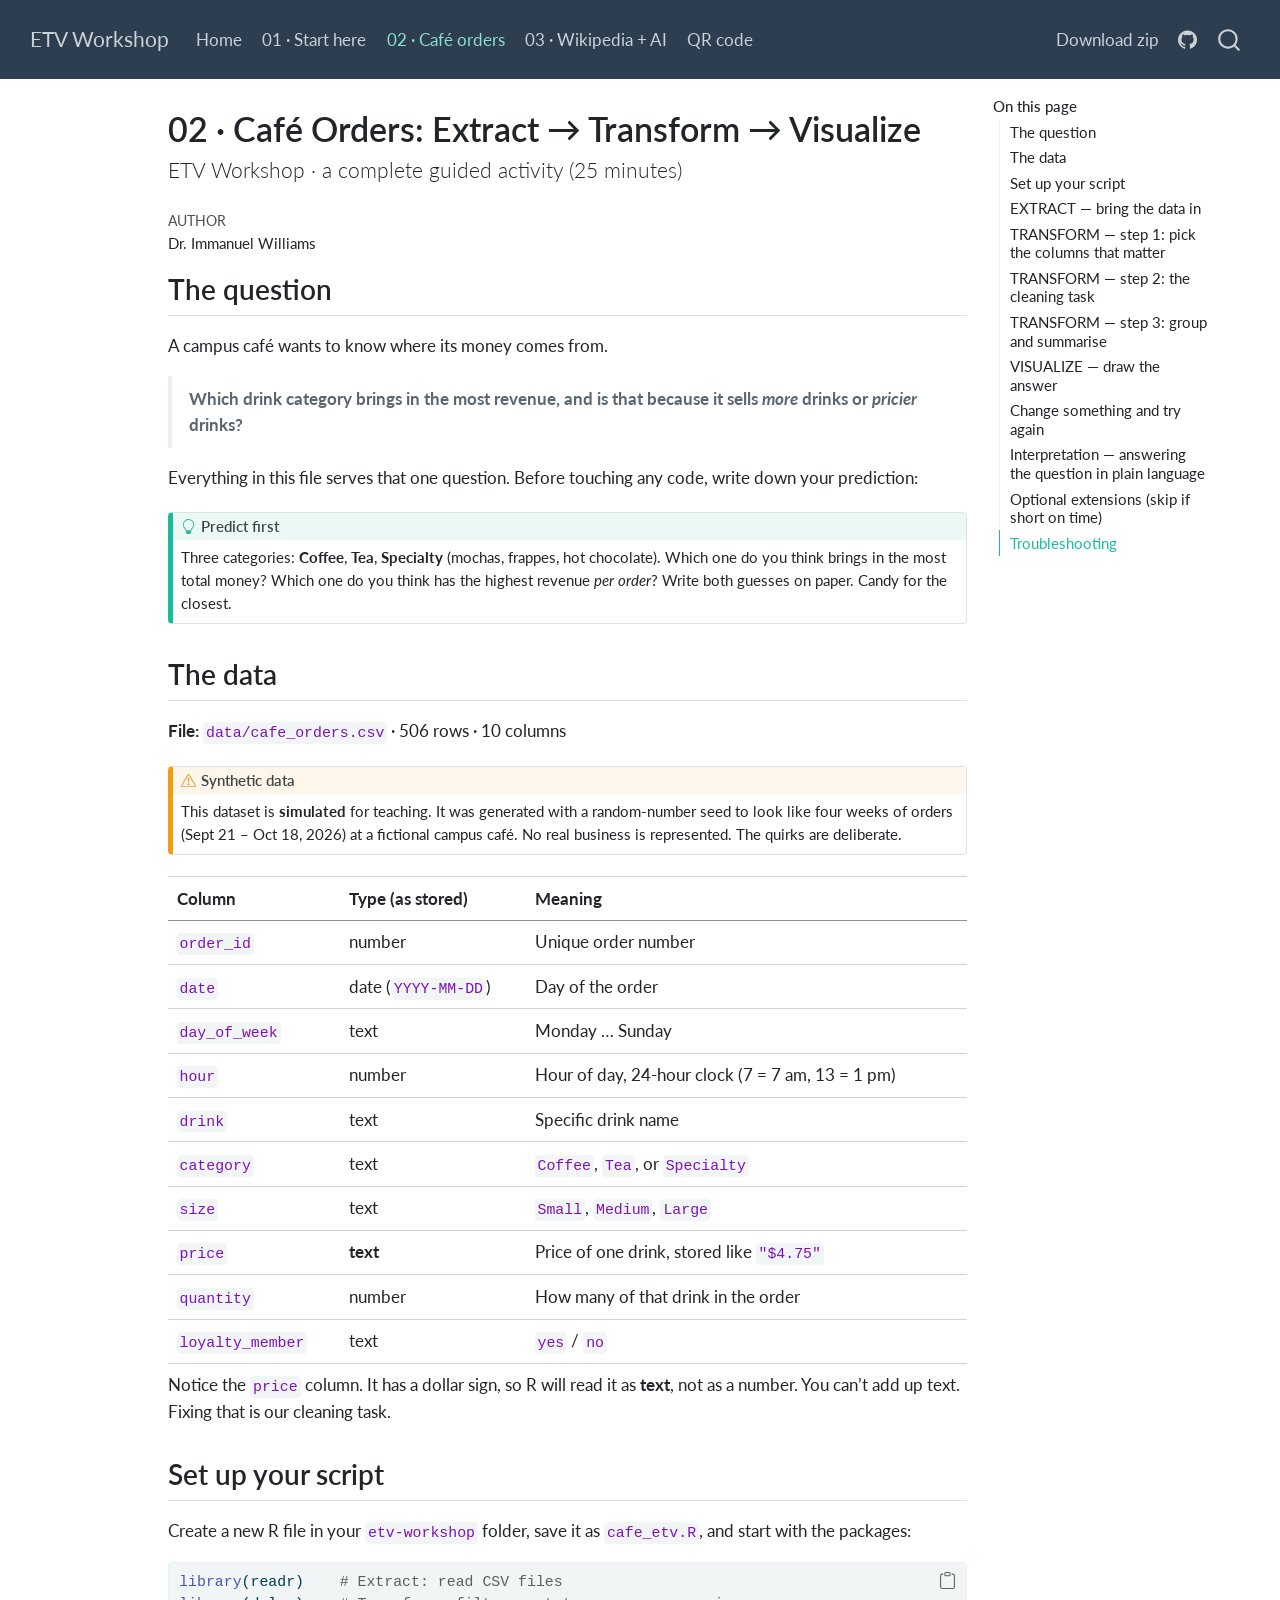
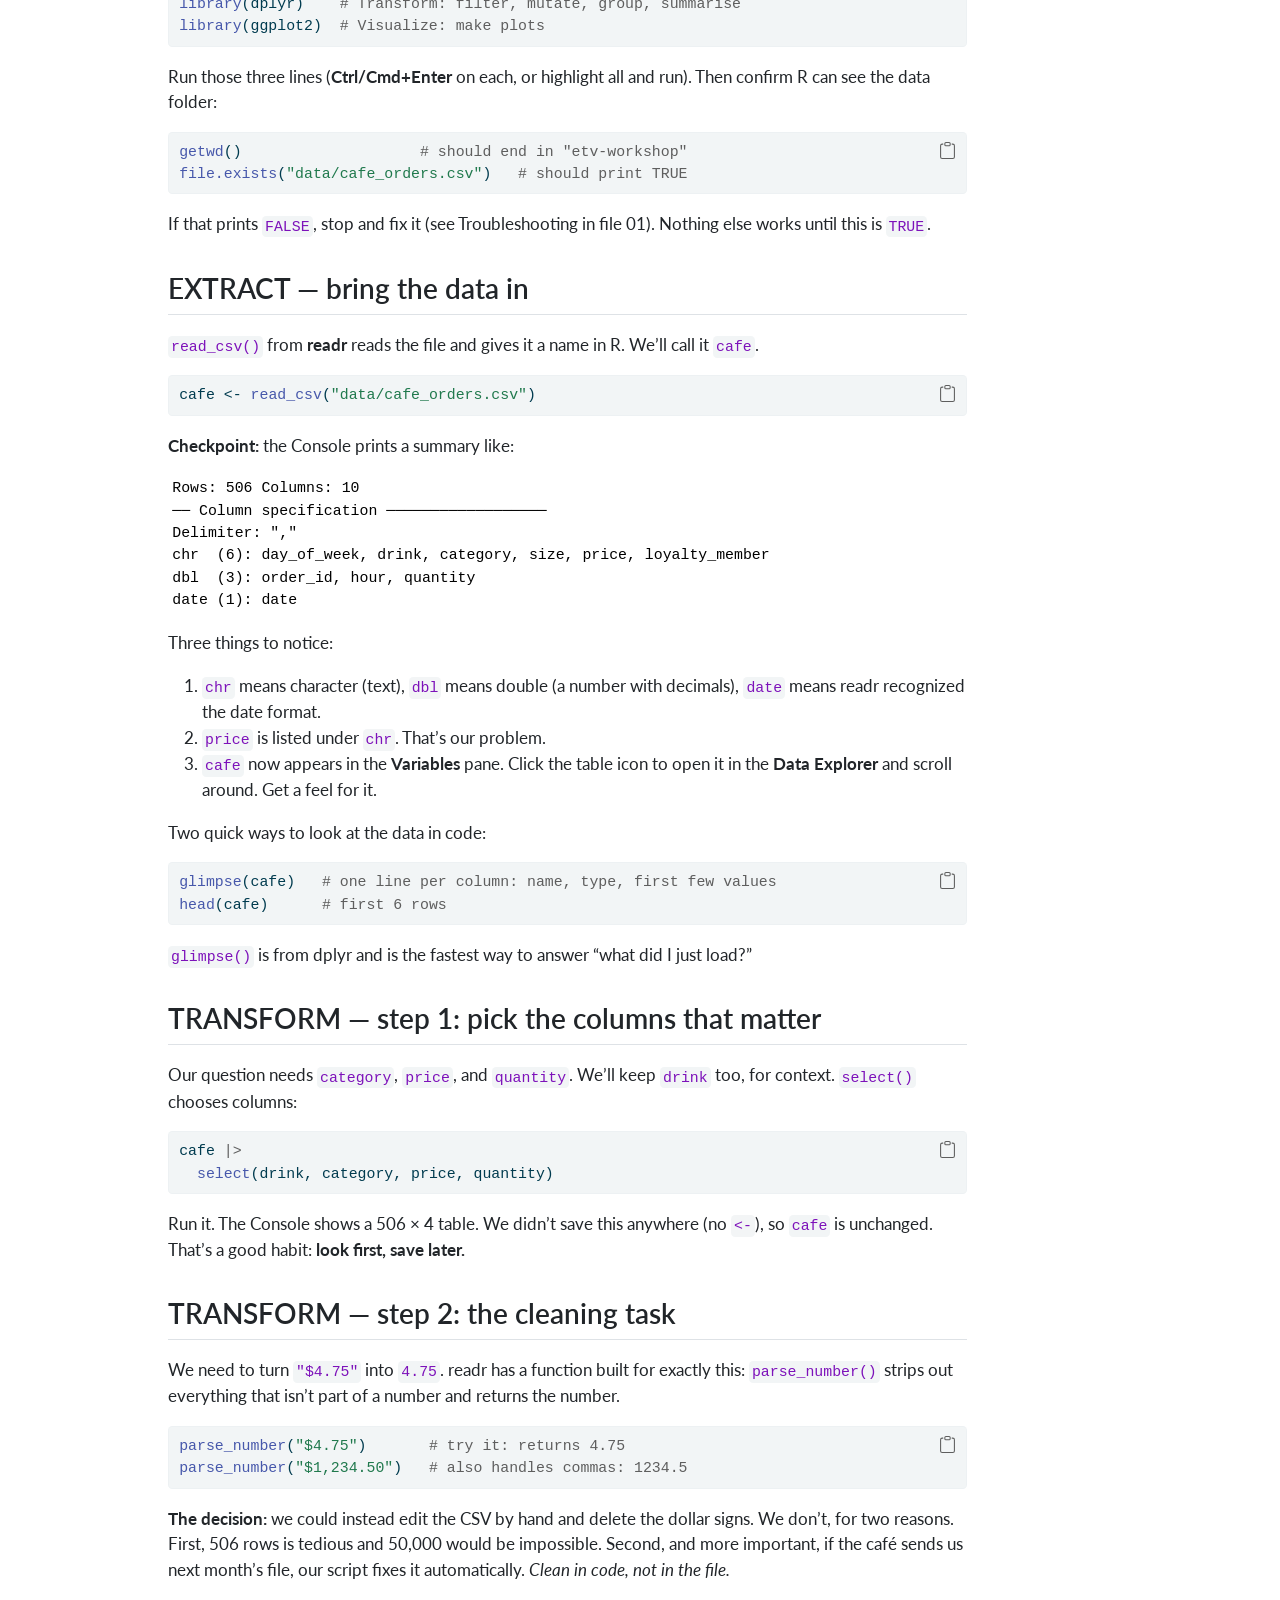
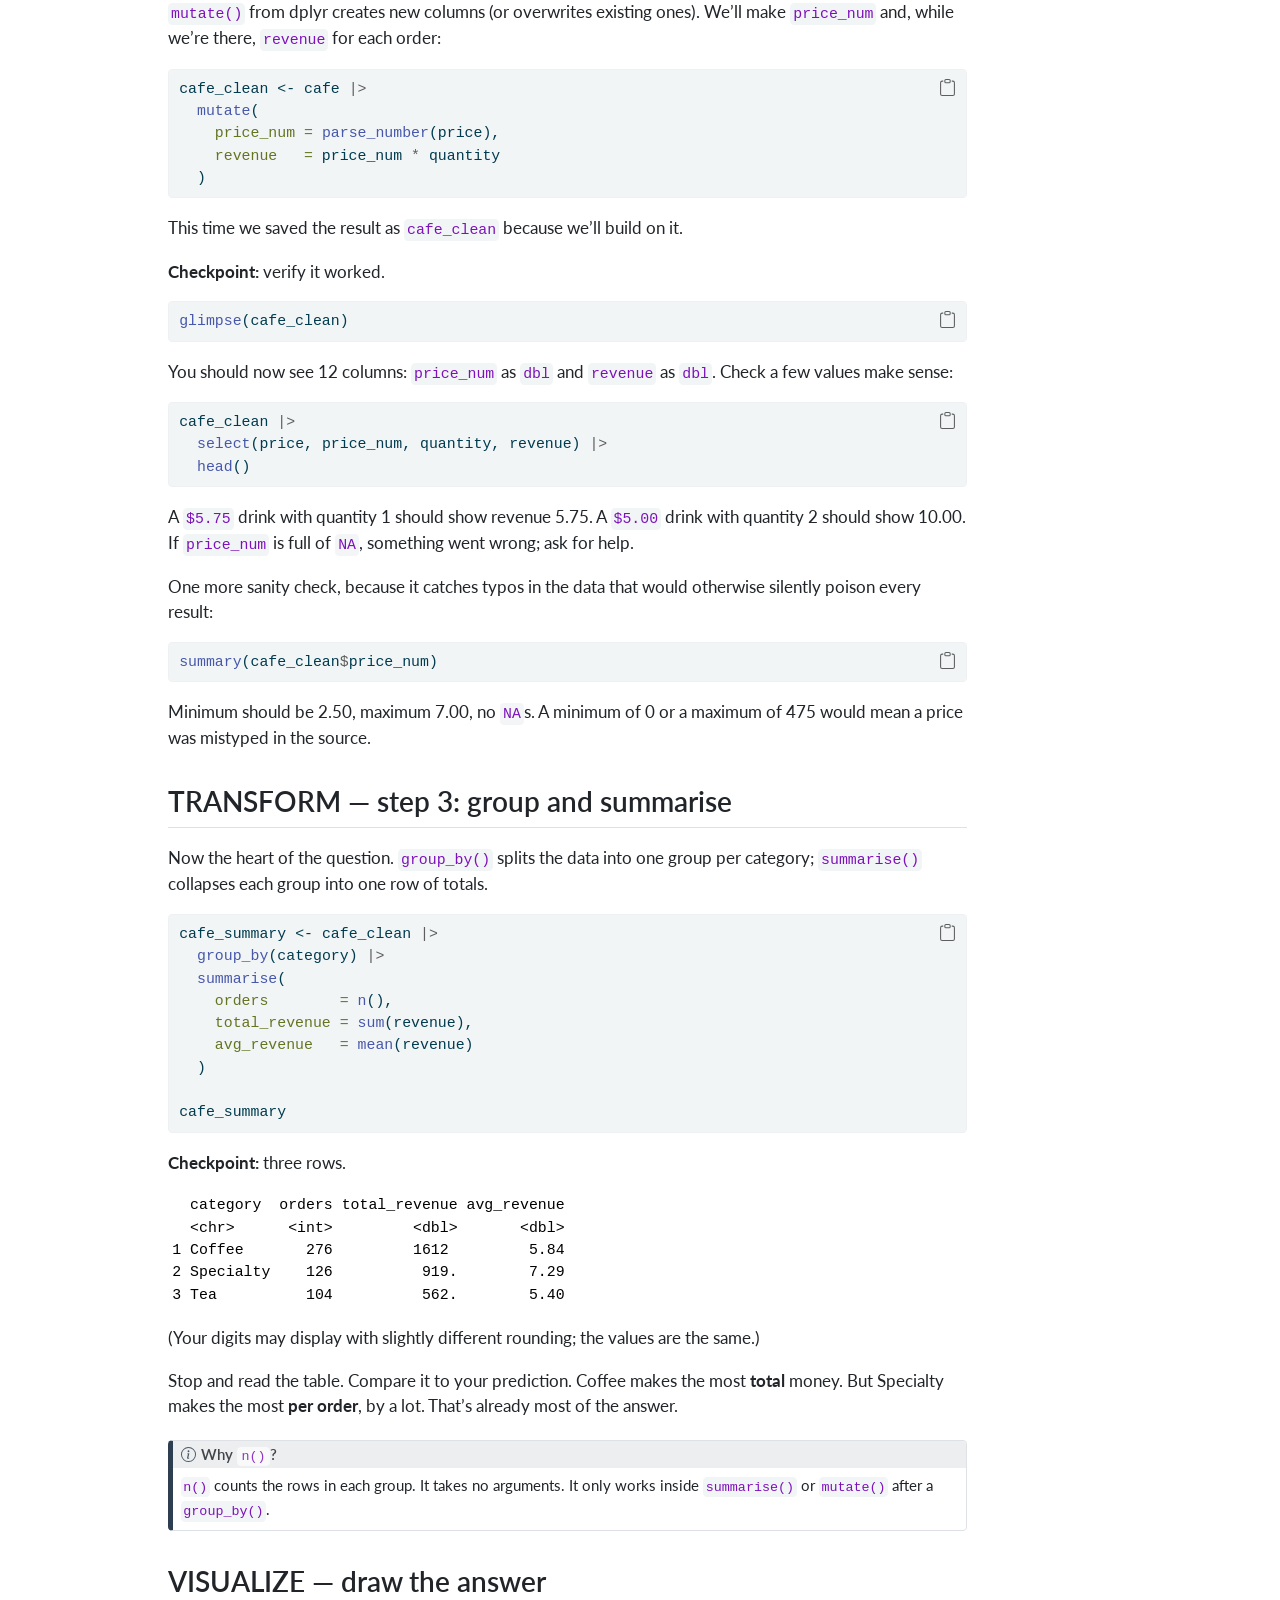
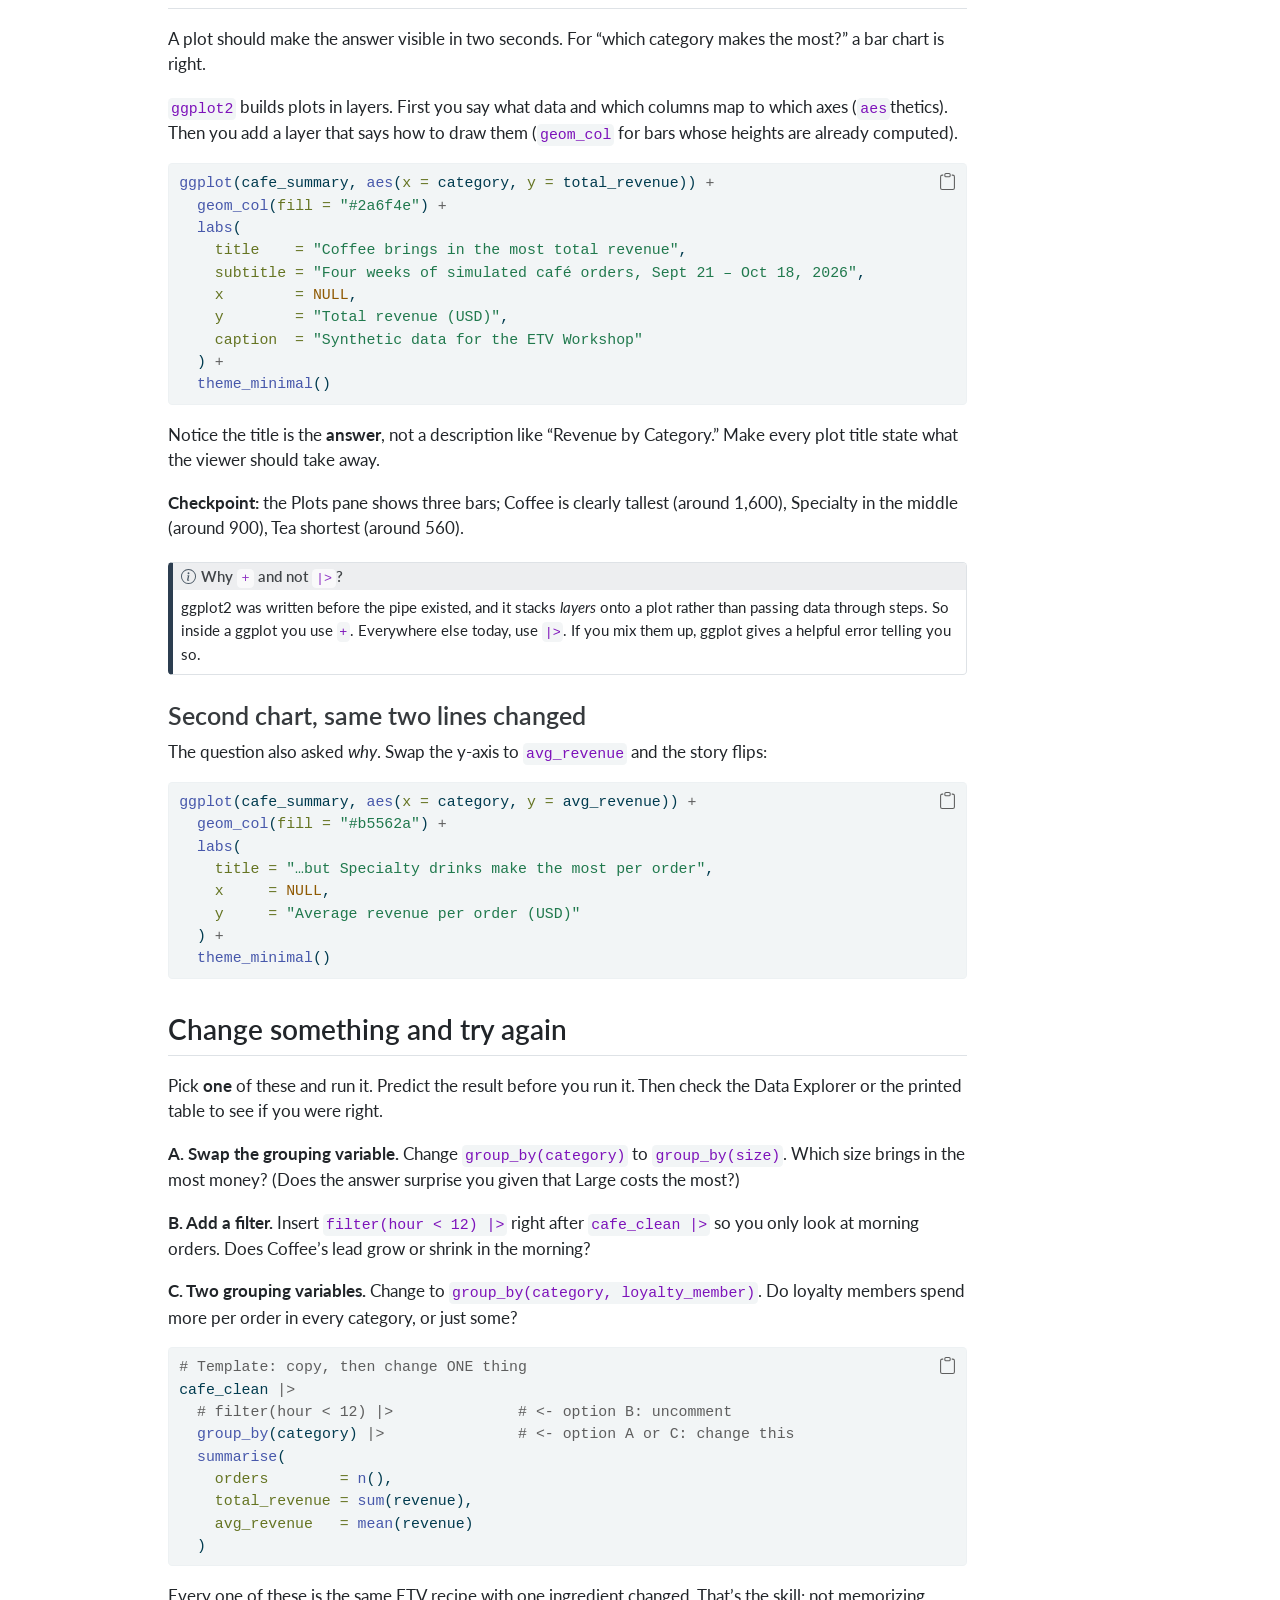
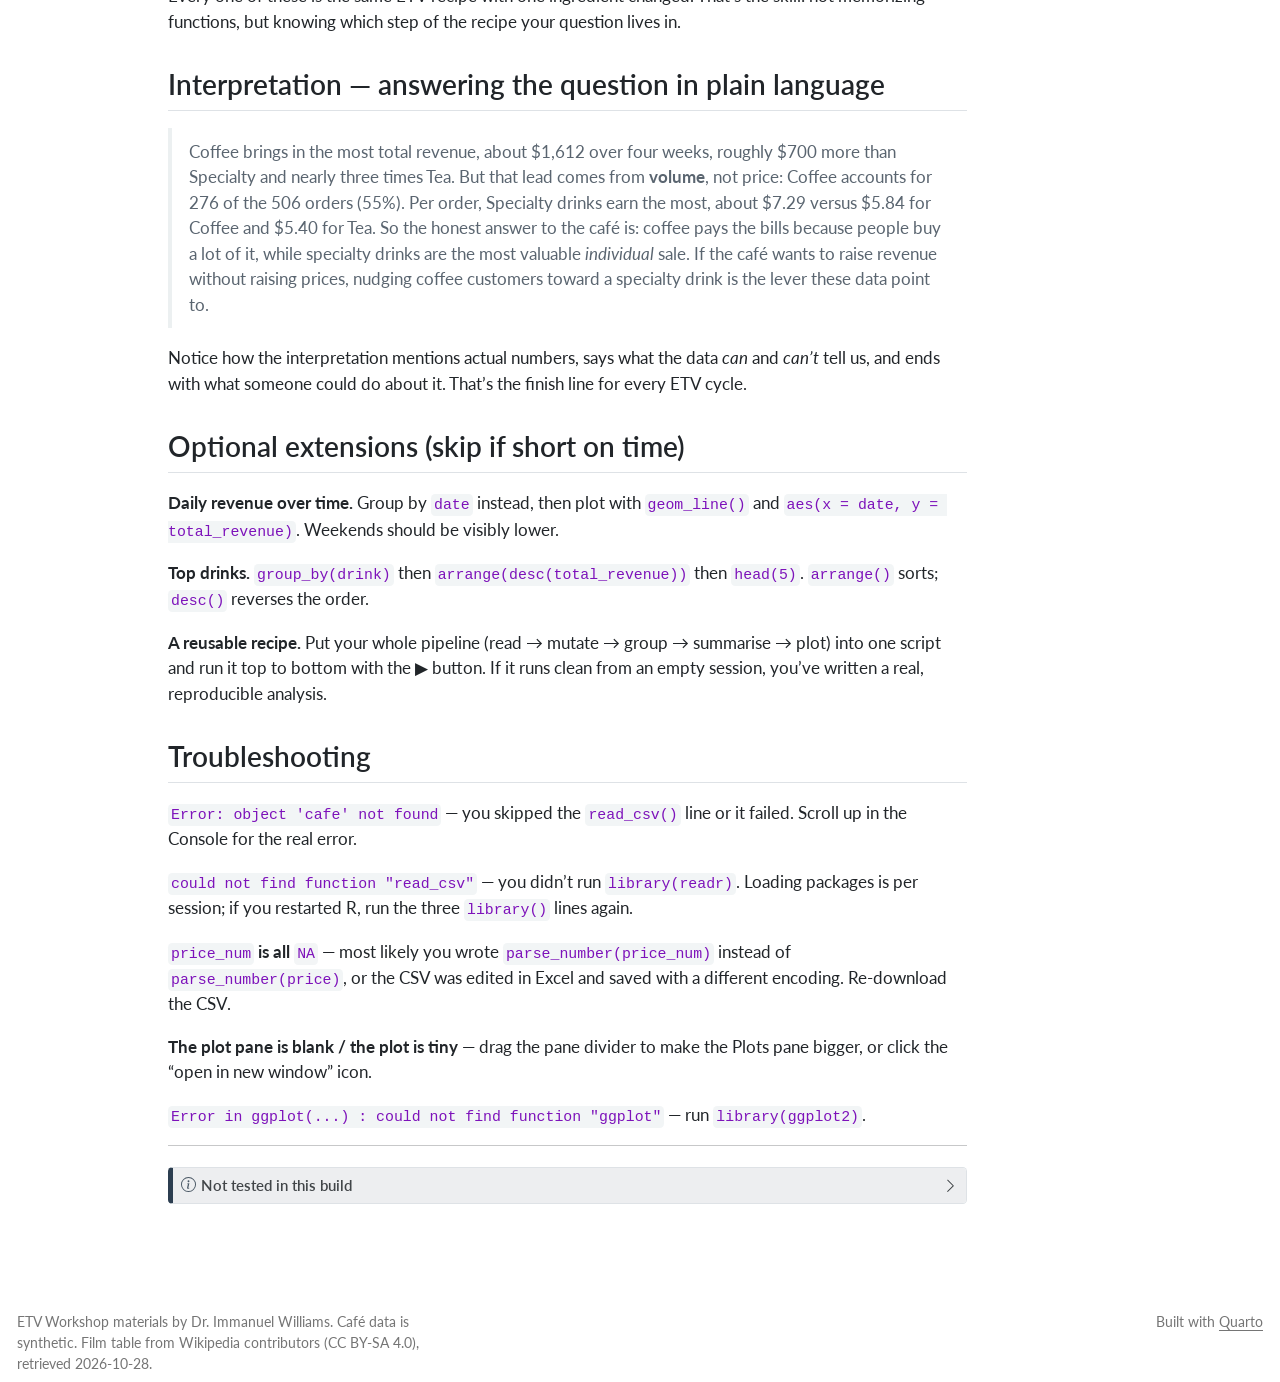
<file: docs/qmd/02_csv_extract_transform_visualize.html>
<!DOCTYPE html>
<html xmlns="http://www.w3.org/1999/xhtml" lang="en" xml:lang="en"><head>

<meta charset="utf-8">
<meta name="generator" content="quarto-1.8.27">

<meta name="viewport" content="width=device-width, initial-scale=1.0, user-scalable=yes">

<meta name="author" content="Dr.&nbsp;Immanuel Williams">

<title>02 · Café Orders: Extract → Transform → Visualize – ETV Workshop</title>
<style>
code{white-space: pre-wrap;}
span.smallcaps{font-variant: small-caps;}
div.columns{display: flex; gap: min(4vw, 1.5em);}
div.column{flex: auto; overflow-x: auto;}
div.hanging-indent{margin-left: 1.5em; text-indent: -1.5em;}
ul.task-list{list-style: none;}
ul.task-list li input[type="checkbox"] {
  width: 0.8em;
  margin: 0 0.8em 0.2em -1em; /* quarto-specific, see https://github.com/quarto-dev/quarto-cli/issues/4556 */ 
  vertical-align: middle;
}
/* CSS for syntax highlighting */
html { -webkit-text-size-adjust: 100%; }
pre > code.sourceCode { white-space: pre; position: relative; }
pre > code.sourceCode > span { display: inline-block; line-height: 1.25; }
pre > code.sourceCode > span:empty { height: 1.2em; }
.sourceCode { overflow: visible; }
code.sourceCode > span { color: inherit; text-decoration: inherit; }
div.sourceCode { margin: 1em 0; }
pre.sourceCode { margin: 0; }
@media screen {
div.sourceCode { overflow: auto; }
}
@media print {
pre > code.sourceCode { white-space: pre-wrap; }
pre > code.sourceCode > span { text-indent: -5em; padding-left: 5em; }
}
pre.numberSource code
  { counter-reset: source-line 0; }
pre.numberSource code > span
  { position: relative; left: -4em; counter-increment: source-line; }
pre.numberSource code > span > a:first-child::before
  { content: counter(source-line);
    position: relative; left: -1em; text-align: right; vertical-align: baseline;
    border: none; display: inline-block;
    -webkit-touch-callout: none; -webkit-user-select: none;
    -khtml-user-select: none; -moz-user-select: none;
    -ms-user-select: none; user-select: none;
    padding: 0 4px; width: 4em;
  }
pre.numberSource { margin-left: 3em;  padding-left: 4px; }
div.sourceCode
  {   }
@media screen {
pre > code.sourceCode > span > a:first-child::before { text-decoration: underline; }
}
</style>


<script src="../site_libs/quarto-nav/quarto-nav.js"></script>
<script src="../site_libs/quarto-nav/headroom.min.js"></script>
<script src="../site_libs/clipboard/clipboard.min.js"></script>
<script src="../site_libs/quarto-search/autocomplete.umd.js"></script>
<script src="../site_libs/quarto-search/fuse.min.js"></script>
<script src="../site_libs/quarto-search/quarto-search.js"></script>
<meta name="quarto:offset" content="../">
<link href="../images/qr-etv-workshop.png" rel="icon" type="image/png">
<script src="../site_libs/quarto-html/quarto.js" type="module"></script>
<script src="../site_libs/quarto-html/tabsets/tabsets.js" type="module"></script>
<script src="../site_libs/quarto-html/axe/axe-check.js" type="module"></script>
<script src="../site_libs/quarto-html/popper.min.js"></script>
<script src="../site_libs/quarto-html/tippy.umd.min.js"></script>
<script src="../site_libs/quarto-html/anchor.min.js"></script>
<link href="../site_libs/quarto-html/tippy.css" rel="stylesheet">
<link href="../site_libs/quarto-html/quarto-syntax-highlighting-ed96de9b727972fe78a7b5d16c58bf87.css" rel="stylesheet" id="quarto-text-highlighting-styles">
<script src="../site_libs/bootstrap/bootstrap.min.js"></script>
<link href="../site_libs/bootstrap/bootstrap-icons.css" rel="stylesheet">
<link href="../site_libs/bootstrap/bootstrap-e9107cd1d46477dfac17b7c00cc0fc18.min.css" rel="stylesheet" append-hash="true" id="quarto-bootstrap" data-mode="light">
<script id="quarto-search-options" type="application/json">{
  "location": "navbar",
  "copy-button": false,
  "collapse-after": 3,
  "panel-placement": "end",
  "type": "overlay",
  "limit": 50,
  "keyboard-shortcut": [
    "f",
    "/",
    "s"
  ],
  "show-item-context": false,
  "language": {
    "search-no-results-text": "No results",
    "search-matching-documents-text": "matching documents",
    "search-copy-link-title": "Copy link to search",
    "search-hide-matches-text": "Hide additional matches",
    "search-more-match-text": "more match in this document",
    "search-more-matches-text": "more matches in this document",
    "search-clear-button-title": "Clear",
    "search-text-placeholder": "",
    "search-detached-cancel-button-title": "Cancel",
    "search-submit-button-title": "Submit",
    "search-label": "Search"
  }
}</script>


<link rel="stylesheet" href="../styles.css">
</head>

<body class="nav-fixed quarto-light">

<div id="quarto-search-results"></div>
  <header id="quarto-header" class="headroom fixed-top">
    <nav class="navbar navbar-expand-lg " data-bs-theme="dark">
      <div class="navbar-container container-fluid">
      <div class="navbar-brand-container mx-auto">
    <a class="navbar-brand" href="../index.html">
    <span class="navbar-title">ETV Workshop</span>
    </a>
  </div>
            <div id="quarto-search" class="" title="Search"></div>
          <button class="navbar-toggler" type="button" data-bs-toggle="collapse" data-bs-target="#navbarCollapse" aria-controls="navbarCollapse" role="menu" aria-expanded="false" aria-label="Toggle navigation" onclick="if (window.quartoToggleHeadroom) { window.quartoToggleHeadroom(); }">
  <span class="navbar-toggler-icon"></span>
</button>
          <div class="collapse navbar-collapse" id="navbarCollapse">
            <ul class="navbar-nav navbar-nav-scroll me-auto">
  <li class="nav-item">
    <a class="nav-link" href="../index.html"> 
<span class="menu-text">Home</span></a>
  </li>  
  <li class="nav-item">
    <a class="nav-link" href="../qmd/01_start_here_positron_and_r.html"> 
<span class="menu-text">01 · Start here</span></a>
  </li>  
  <li class="nav-item">
    <a class="nav-link active" href="../qmd/02_csv_extract_transform_visualize.html" aria-current="page"> 
<span class="menu-text">02 · Café orders</span></a>
  </li>  
  <li class="nav-item">
    <a class="nav-link" href="../qmd/03_wikipedia_and_ai_etv_flows.html"> 
<span class="menu-text">03 · Wikipedia + AI</span></a>
  </li>  
  <li class="nav-item">
    <a class="nav-link" href="../qr.html"> 
<span class="menu-text">QR code</span></a>
  </li>  
</ul>
            <ul class="navbar-nav navbar-nav-scroll ms-auto">
  <li class="nav-item">
    <a class="nav-link" href="../etv-workshop.zip"> 
<span class="menu-text">Download zip</span></a>
  </li>  
  <li class="nav-item compact">
    <a class="nav-link" href="https://github.com/gato365/etv-workshop"> <i class="bi bi-github" role="img">
</i> 
<span class="menu-text"></span></a>
  </li>  
</ul>
          </div> <!-- /navcollapse -->
            <div class="quarto-navbar-tools">
</div>
      </div> <!-- /container-fluid -->
    </nav>
</header>
<!-- content -->
<div id="quarto-content" class="quarto-container page-columns page-rows-contents page-layout-article page-navbar">
<!-- sidebar -->
<!-- margin-sidebar -->
    <div id="quarto-margin-sidebar" class="sidebar margin-sidebar">
        <nav id="TOC" role="doc-toc" class="toc-active">
    <h2 id="toc-title">On this page</h2>
   
  <ul class="collapse">
  <li><a href="#the-question" id="toc-the-question" class="nav-link active" data-scroll-target="#the-question">The question</a></li>
  <li><a href="#the-data" id="toc-the-data" class="nav-link" data-scroll-target="#the-data">The data</a></li>
  <li><a href="#set-up-your-script" id="toc-set-up-your-script" class="nav-link" data-scroll-target="#set-up-your-script">Set up your script</a></li>
  <li><a href="#extract-bring-the-data-in" id="toc-extract-bring-the-data-in" class="nav-link" data-scroll-target="#extract-bring-the-data-in">EXTRACT — bring the data in</a></li>
  <li><a href="#transform-step-1-pick-the-columns-that-matter" id="toc-transform-step-1-pick-the-columns-that-matter" class="nav-link" data-scroll-target="#transform-step-1-pick-the-columns-that-matter">TRANSFORM — step 1: pick the columns that matter</a></li>
  <li><a href="#transform-step-2-the-cleaning-task" id="toc-transform-step-2-the-cleaning-task" class="nav-link" data-scroll-target="#transform-step-2-the-cleaning-task">TRANSFORM — step 2: the cleaning task</a></li>
  <li><a href="#transform-step-3-group-and-summarise" id="toc-transform-step-3-group-and-summarise" class="nav-link" data-scroll-target="#transform-step-3-group-and-summarise">TRANSFORM — step 3: group and summarise</a></li>
  <li><a href="#visualize-draw-the-answer" id="toc-visualize-draw-the-answer" class="nav-link" data-scroll-target="#visualize-draw-the-answer">VISUALIZE — draw the answer</a></li>
  <li><a href="#change-something-and-try-again" id="toc-change-something-and-try-again" class="nav-link" data-scroll-target="#change-something-and-try-again">Change something and try again</a></li>
  <li><a href="#interpretation-answering-the-question-in-plain-language" id="toc-interpretation-answering-the-question-in-plain-language" class="nav-link" data-scroll-target="#interpretation-answering-the-question-in-plain-language">Interpretation — answering the question in plain language</a></li>
  <li><a href="#optional-extensions-skip-if-short-on-time" id="toc-optional-extensions-skip-if-short-on-time" class="nav-link" data-scroll-target="#optional-extensions-skip-if-short-on-time">Optional extensions (skip if short on time)</a></li>
  <li><a href="#troubleshooting" id="toc-troubleshooting" class="nav-link" data-scroll-target="#troubleshooting">Troubleshooting</a></li>
  </ul>
</nav>
    </div>
<!-- main -->
<main class="content" id="quarto-document-content">

<header id="title-block-header" class="quarto-title-block default">
<div class="quarto-title">
<h1 class="title">02 · Café Orders: Extract → Transform → Visualize</h1>
<p class="subtitle lead">ETV Workshop · a complete guided activity (25 minutes)</p>
</div>



<div class="quarto-title-meta">

    <div>
    <div class="quarto-title-meta-heading">Author</div>
    <div class="quarto-title-meta-contents">
             <p>Dr.&nbsp;Immanuel Williams </p>
          </div>
  </div>
    
  
    
  </div>
  


</header>


<section id="the-question" class="level2">
<h2 class="anchored" data-anchor-id="the-question">The question</h2>
<p>A campus café wants to know where its money comes from.</p>
<blockquote class="blockquote">
<p><strong>Which drink category brings in the most revenue, and is that because it sells <em>more</em> drinks or <em>pricier</em> drinks?</strong></p>
</blockquote>
<p>Everything in this file serves that one question. Before touching any code, write down your prediction:</p>
<div class="callout callout-style-default callout-tip callout-titled">
<div class="callout-header d-flex align-content-center">
<div class="callout-icon-container">
<i class="callout-icon"></i>
</div>
<div class="callout-title-container flex-fill">
<span class="screen-reader-only">Tip</span>Predict first
</div>
</div>
<div class="callout-body-container callout-body">
<p>Three categories: <strong>Coffee</strong>, <strong>Tea</strong>, <strong>Specialty</strong> (mochas, frappes, hot chocolate). Which one do you think brings in the most total money? Which one do you think has the highest revenue <em>per order</em>? Write both guesses on paper. Candy for the closest.</p>
</div>
</div>
</section>
<section id="the-data" class="level2">
<h2 class="anchored" data-anchor-id="the-data">The data</h2>
<p><strong>File:</strong> <code>data/cafe_orders.csv</code> · 506 rows · 10 columns</p>
<div class="callout callout-style-default callout-warning callout-titled">
<div class="callout-header d-flex align-content-center">
<div class="callout-icon-container">
<i class="callout-icon"></i>
</div>
<div class="callout-title-container flex-fill">
<span class="screen-reader-only">Warning</span>Synthetic data
</div>
</div>
<div class="callout-body-container callout-body">
<p>This dataset is <strong>simulated</strong> for teaching. It was generated with a random-number seed to look like four weeks of orders (Sept 21 – Oct 18, 2026) at a fictional campus café. No real business is represented. The quirks are deliberate.</p>
</div>
</div>
<table class="caption-top table">
<thead>
<tr class="header">
<th>Column</th>
<th>Type (as stored)</th>
<th>Meaning</th>
</tr>
</thead>
<tbody>
<tr class="odd">
<td><code>order_id</code></td>
<td>number</td>
<td>Unique order number</td>
</tr>
<tr class="even">
<td><code>date</code></td>
<td>date (<code>YYYY-MM-DD</code>)</td>
<td>Day of the order</td>
</tr>
<tr class="odd">
<td><code>day_of_week</code></td>
<td>text</td>
<td>Monday … Sunday</td>
</tr>
<tr class="even">
<td><code>hour</code></td>
<td>number</td>
<td>Hour of day, 24-hour clock (7 = 7 am, 13 = 1 pm)</td>
</tr>
<tr class="odd">
<td><code>drink</code></td>
<td>text</td>
<td>Specific drink name</td>
</tr>
<tr class="even">
<td><code>category</code></td>
<td>text</td>
<td><code>Coffee</code>, <code>Tea</code>, or <code>Specialty</code></td>
</tr>
<tr class="odd">
<td><code>size</code></td>
<td>text</td>
<td><code>Small</code>, <code>Medium</code>, <code>Large</code></td>
</tr>
<tr class="even">
<td><code>price</code></td>
<td><strong>text</strong></td>
<td>Price of one drink, stored like <code>"$4.75"</code></td>
</tr>
<tr class="odd">
<td><code>quantity</code></td>
<td>number</td>
<td>How many of that drink in the order</td>
</tr>
<tr class="even">
<td><code>loyalty_member</code></td>
<td>text</td>
<td><code>yes</code> / <code>no</code></td>
</tr>
</tbody>
</table>
<p>Notice the <code>price</code> column. It has a dollar sign, so R will read it as <strong>text</strong>, not as a number. You can’t add up text. Fixing that is our cleaning task.</p>
</section>
<section id="set-up-your-script" class="level2">
<h2 class="anchored" data-anchor-id="set-up-your-script">Set up your script</h2>
<p>Create a new R file in your <code>etv-workshop</code> folder, save it as <code>cafe_etv.R</code>, and start with the packages:</p>
<div class="code-copy-outer-scaffold"><div class="sourceCode" id="cb1"><pre class="sourceCode r code-with-copy"><code class="sourceCode r"><span id="cb1-1"><a href="#cb1-1" aria-hidden="true" tabindex="-1"></a><span class="fu">library</span>(readr)    <span class="co"># Extract: read CSV files</span></span>
<span id="cb1-2"><a href="#cb1-2" aria-hidden="true" tabindex="-1"></a><span class="fu">library</span>(dplyr)    <span class="co"># Transform: filter, mutate, group, summarise</span></span>
<span id="cb1-3"><a href="#cb1-3" aria-hidden="true" tabindex="-1"></a><span class="fu">library</span>(ggplot2)  <span class="co"># Visualize: make plots</span></span></code></pre></div><button title="Copy to Clipboard" class="code-copy-button"><i class="bi"></i></button></div>
<p>Run those three lines (<strong>Ctrl/Cmd+Enter</strong> on each, or highlight all and run). Then confirm R can see the data folder:</p>
<div class="code-copy-outer-scaffold"><div class="sourceCode" id="cb2"><pre class="sourceCode r code-with-copy"><code class="sourceCode r"><span id="cb2-1"><a href="#cb2-1" aria-hidden="true" tabindex="-1"></a><span class="fu">getwd</span>()                    <span class="co"># should end in "etv-workshop"</span></span>
<span id="cb2-2"><a href="#cb2-2" aria-hidden="true" tabindex="-1"></a><span class="fu">file.exists</span>(<span class="st">"data/cafe_orders.csv"</span>)   <span class="co"># should print TRUE</span></span></code></pre></div><button title="Copy to Clipboard" class="code-copy-button"><i class="bi"></i></button></div>
<p>If that prints <code>FALSE</code>, stop and fix it (see Troubleshooting in file 01). Nothing else works until this is <code>TRUE</code>.</p>
</section>
<section id="extract-bring-the-data-in" class="level2">
<h2 class="anchored" data-anchor-id="extract-bring-the-data-in">EXTRACT — bring the data in</h2>
<p><code>read_csv()</code> from <strong>readr</strong> reads the file and gives it a name in R. We’ll call it <code>cafe</code>.</p>
<div class="code-copy-outer-scaffold"><div class="sourceCode" id="cb3"><pre class="sourceCode r code-with-copy"><code class="sourceCode r"><span id="cb3-1"><a href="#cb3-1" aria-hidden="true" tabindex="-1"></a>cafe <span class="ot">&lt;-</span> <span class="fu">read_csv</span>(<span class="st">"data/cafe_orders.csv"</span>)</span></code></pre></div><button title="Copy to Clipboard" class="code-copy-button"><i class="bi"></i></button></div>
<p><strong>Checkpoint:</strong> the Console prints a summary like:</p>
<pre><code>Rows: 506 Columns: 10
── Column specification ──────────────────
Delimiter: ","
chr  (6): day_of_week, drink, category, size, price, loyalty_member
dbl  (3): order_id, hour, quantity
date (1): date</code></pre>
<p>Three things to notice:</p>
<ol type="1">
<li><code>chr</code> means character (text), <code>dbl</code> means double (a number with decimals), <code>date</code> means readr recognized the date format.</li>
<li><code>price</code> is listed under <code>chr</code>. That’s our problem.</li>
<li><code>cafe</code> now appears in the <strong>Variables</strong> pane. Click the table icon to open it in the <strong>Data Explorer</strong> and scroll around. Get a feel for it.</li>
</ol>
<p>Two quick ways to look at the data in code:</p>
<div class="code-copy-outer-scaffold"><div class="sourceCode" id="cb5"><pre class="sourceCode r code-with-copy"><code class="sourceCode r"><span id="cb5-1"><a href="#cb5-1" aria-hidden="true" tabindex="-1"></a><span class="fu">glimpse</span>(cafe)   <span class="co"># one line per column: name, type, first few values</span></span>
<span id="cb5-2"><a href="#cb5-2" aria-hidden="true" tabindex="-1"></a><span class="fu">head</span>(cafe)      <span class="co"># first 6 rows</span></span></code></pre></div><button title="Copy to Clipboard" class="code-copy-button"><i class="bi"></i></button></div>
<p><code>glimpse()</code> is from dplyr and is the fastest way to answer “what did I just load?”</p>
</section>
<section id="transform-step-1-pick-the-columns-that-matter" class="level2">
<h2 class="anchored" data-anchor-id="transform-step-1-pick-the-columns-that-matter">TRANSFORM — step 1: pick the columns that matter</h2>
<p>Our question needs <code>category</code>, <code>price</code>, and <code>quantity</code>. We’ll keep <code>drink</code> too, for context. <code>select()</code> chooses columns:</p>
<div class="code-copy-outer-scaffold"><div class="sourceCode" id="cb6"><pre class="sourceCode r code-with-copy"><code class="sourceCode r"><span id="cb6-1"><a href="#cb6-1" aria-hidden="true" tabindex="-1"></a>cafe <span class="sc">|&gt;</span></span>
<span id="cb6-2"><a href="#cb6-2" aria-hidden="true" tabindex="-1"></a>  <span class="fu">select</span>(drink, category, price, quantity)</span></code></pre></div><button title="Copy to Clipboard" class="code-copy-button"><i class="bi"></i></button></div>
<p>Run it. The Console shows a 506 × 4 table. We didn’t save this anywhere (no <code>&lt;-</code>), so <code>cafe</code> is unchanged. That’s a good habit: <strong>look first, save later.</strong></p>
</section>
<section id="transform-step-2-the-cleaning-task" class="level2">
<h2 class="anchored" data-anchor-id="transform-step-2-the-cleaning-task">TRANSFORM — step 2: the cleaning task</h2>
<p>We need to turn <code>"$4.75"</code> into <code>4.75</code>. readr has a function built for exactly this: <code>parse_number()</code> strips out everything that isn’t part of a number and returns the number.</p>
<div class="code-copy-outer-scaffold"><div class="sourceCode" id="cb7"><pre class="sourceCode r code-with-copy"><code class="sourceCode r"><span id="cb7-1"><a href="#cb7-1" aria-hidden="true" tabindex="-1"></a><span class="fu">parse_number</span>(<span class="st">"$4.75"</span>)       <span class="co"># try it: returns 4.75</span></span>
<span id="cb7-2"><a href="#cb7-2" aria-hidden="true" tabindex="-1"></a><span class="fu">parse_number</span>(<span class="st">"$1,234.50"</span>)   <span class="co"># also handles commas: 1234.5</span></span></code></pre></div><button title="Copy to Clipboard" class="code-copy-button"><i class="bi"></i></button></div>
<p><strong>The decision:</strong> we could instead edit the CSV by hand and delete the dollar signs. We don’t, for two reasons. First, 506 rows is tedious and 50,000 would be impossible. Second, and more important, if the café sends us next month’s file, our script fixes it automatically. <em>Clean in code, not in the file.</em></p>
<p><code>mutate()</code> from dplyr creates new columns (or overwrites existing ones). We’ll make <code>price_num</code> and, while we’re there, <code>revenue</code> for each order:</p>
<div class="code-copy-outer-scaffold"><div class="sourceCode" id="cb8"><pre class="sourceCode r code-with-copy"><code class="sourceCode r"><span id="cb8-1"><a href="#cb8-1" aria-hidden="true" tabindex="-1"></a>cafe_clean <span class="ot">&lt;-</span> cafe <span class="sc">|&gt;</span></span>
<span id="cb8-2"><a href="#cb8-2" aria-hidden="true" tabindex="-1"></a>  <span class="fu">mutate</span>(</span>
<span id="cb8-3"><a href="#cb8-3" aria-hidden="true" tabindex="-1"></a>    <span class="at">price_num =</span> <span class="fu">parse_number</span>(price),</span>
<span id="cb8-4"><a href="#cb8-4" aria-hidden="true" tabindex="-1"></a>    <span class="at">revenue   =</span> price_num <span class="sc">*</span> quantity</span>
<span id="cb8-5"><a href="#cb8-5" aria-hidden="true" tabindex="-1"></a>  )</span></code></pre></div><button title="Copy to Clipboard" class="code-copy-button"><i class="bi"></i></button></div>
<p>This time we saved the result as <code>cafe_clean</code> because we’ll build on it.</p>
<p><strong>Checkpoint:</strong> verify it worked.</p>
<div class="code-copy-outer-scaffold"><div class="sourceCode" id="cb9"><pre class="sourceCode r code-with-copy"><code class="sourceCode r"><span id="cb9-1"><a href="#cb9-1" aria-hidden="true" tabindex="-1"></a><span class="fu">glimpse</span>(cafe_clean)</span></code></pre></div><button title="Copy to Clipboard" class="code-copy-button"><i class="bi"></i></button></div>
<p>You should now see 12 columns: <code>price_num</code> as <code>dbl</code> and <code>revenue</code> as <code>dbl</code>. Check a few values make sense:</p>
<div class="code-copy-outer-scaffold"><div class="sourceCode" id="cb10"><pre class="sourceCode r code-with-copy"><code class="sourceCode r"><span id="cb10-1"><a href="#cb10-1" aria-hidden="true" tabindex="-1"></a>cafe_clean <span class="sc">|&gt;</span></span>
<span id="cb10-2"><a href="#cb10-2" aria-hidden="true" tabindex="-1"></a>  <span class="fu">select</span>(price, price_num, quantity, revenue) <span class="sc">|&gt;</span></span>
<span id="cb10-3"><a href="#cb10-3" aria-hidden="true" tabindex="-1"></a>  <span class="fu">head</span>()</span></code></pre></div><button title="Copy to Clipboard" class="code-copy-button"><i class="bi"></i></button></div>
<p>A <code>$5.75</code> drink with quantity 1 should show revenue 5.75. A <code>$5.00</code> drink with quantity 2 should show 10.00. If <code>price_num</code> is full of <code>NA</code>, something went wrong; ask for help.</p>
<p>One more sanity check, because it catches typos in the data that would otherwise silently poison every result:</p>
<div class="code-copy-outer-scaffold"><div class="sourceCode" id="cb11"><pre class="sourceCode r code-with-copy"><code class="sourceCode r"><span id="cb11-1"><a href="#cb11-1" aria-hidden="true" tabindex="-1"></a><span class="fu">summary</span>(cafe_clean<span class="sc">$</span>price_num)</span></code></pre></div><button title="Copy to Clipboard" class="code-copy-button"><i class="bi"></i></button></div>
<p>Minimum should be 2.50, maximum 7.00, no <code>NA</code>s. A minimum of 0 or a maximum of 475 would mean a price was mistyped in the source.</p>
</section>
<section id="transform-step-3-group-and-summarise" class="level2">
<h2 class="anchored" data-anchor-id="transform-step-3-group-and-summarise">TRANSFORM — step 3: group and summarise</h2>
<p>Now the heart of the question. <code>group_by()</code> splits the data into one group per category; <code>summarise()</code> collapses each group into one row of totals.</p>
<div class="code-copy-outer-scaffold"><div class="sourceCode" id="cb12"><pre class="sourceCode r code-with-copy"><code class="sourceCode r"><span id="cb12-1"><a href="#cb12-1" aria-hidden="true" tabindex="-1"></a>cafe_summary <span class="ot">&lt;-</span> cafe_clean <span class="sc">|&gt;</span></span>
<span id="cb12-2"><a href="#cb12-2" aria-hidden="true" tabindex="-1"></a>  <span class="fu">group_by</span>(category) <span class="sc">|&gt;</span></span>
<span id="cb12-3"><a href="#cb12-3" aria-hidden="true" tabindex="-1"></a>  <span class="fu">summarise</span>(</span>
<span id="cb12-4"><a href="#cb12-4" aria-hidden="true" tabindex="-1"></a>    <span class="at">orders        =</span> <span class="fu">n</span>(),</span>
<span id="cb12-5"><a href="#cb12-5" aria-hidden="true" tabindex="-1"></a>    <span class="at">total_revenue =</span> <span class="fu">sum</span>(revenue),</span>
<span id="cb12-6"><a href="#cb12-6" aria-hidden="true" tabindex="-1"></a>    <span class="at">avg_revenue   =</span> <span class="fu">mean</span>(revenue)</span>
<span id="cb12-7"><a href="#cb12-7" aria-hidden="true" tabindex="-1"></a>  )</span>
<span id="cb12-8"><a href="#cb12-8" aria-hidden="true" tabindex="-1"></a></span>
<span id="cb12-9"><a href="#cb12-9" aria-hidden="true" tabindex="-1"></a>cafe_summary</span></code></pre></div><button title="Copy to Clipboard" class="code-copy-button"><i class="bi"></i></button></div>
<p><strong>Checkpoint:</strong> three rows.</p>
<pre><code>  category  orders total_revenue avg_revenue
  &lt;chr&gt;      &lt;int&gt;         &lt;dbl&gt;       &lt;dbl&gt;
1 Coffee       276         1612         5.84
2 Specialty    126          919.        7.29
3 Tea          104          562.        5.40</code></pre>
<p>(Your digits may display with slightly different rounding; the values are the same.)</p>
<p>Stop and read the table. Compare it to your prediction. Coffee makes the most <strong>total</strong> money. But Specialty makes the most <strong>per order</strong>, by a lot. That’s already most of the answer.</p>
<div class="callout callout-style-default callout-note callout-titled">
<div class="callout-header d-flex align-content-center">
<div class="callout-icon-container">
<i class="callout-icon"></i>
</div>
<div class="callout-title-container flex-fill">
<span class="screen-reader-only">Note</span>Why <code>n()</code>?
</div>
</div>
<div class="callout-body-container callout-body">
<p><code>n()</code> counts the rows in each group. It takes no arguments. It only works inside <code>summarise()</code> or <code>mutate()</code> after a <code>group_by()</code>.</p>
</div>
</div>
</section>
<section id="visualize-draw-the-answer" class="level2">
<h2 class="anchored" data-anchor-id="visualize-draw-the-answer">VISUALIZE — draw the answer</h2>
<p>A plot should make the answer visible in two seconds. For “which category makes the most?” a bar chart is right.</p>
<p><code>ggplot2</code> builds plots in layers. First you say what data and which columns map to which axes (<code>aes</code>thetics). Then you add a layer that says how to draw them (<code>geom_col</code> for bars whose heights are already computed).</p>
<div class="code-copy-outer-scaffold"><div class="sourceCode" id="cb14"><pre class="sourceCode r code-with-copy"><code class="sourceCode r"><span id="cb14-1"><a href="#cb14-1" aria-hidden="true" tabindex="-1"></a><span class="fu">ggplot</span>(cafe_summary, <span class="fu">aes</span>(<span class="at">x =</span> category, <span class="at">y =</span> total_revenue)) <span class="sc">+</span></span>
<span id="cb14-2"><a href="#cb14-2" aria-hidden="true" tabindex="-1"></a>  <span class="fu">geom_col</span>(<span class="at">fill =</span> <span class="st">"#2a6f4e"</span>) <span class="sc">+</span></span>
<span id="cb14-3"><a href="#cb14-3" aria-hidden="true" tabindex="-1"></a>  <span class="fu">labs</span>(</span>
<span id="cb14-4"><a href="#cb14-4" aria-hidden="true" tabindex="-1"></a>    <span class="at">title    =</span> <span class="st">"Coffee brings in the most total revenue"</span>,</span>
<span id="cb14-5"><a href="#cb14-5" aria-hidden="true" tabindex="-1"></a>    <span class="at">subtitle =</span> <span class="st">"Four weeks of simulated café orders, Sept 21 – Oct 18, 2026"</span>,</span>
<span id="cb14-6"><a href="#cb14-6" aria-hidden="true" tabindex="-1"></a>    <span class="at">x        =</span> <span class="cn">NULL</span>,</span>
<span id="cb14-7"><a href="#cb14-7" aria-hidden="true" tabindex="-1"></a>    <span class="at">y        =</span> <span class="st">"Total revenue (USD)"</span>,</span>
<span id="cb14-8"><a href="#cb14-8" aria-hidden="true" tabindex="-1"></a>    <span class="at">caption  =</span> <span class="st">"Synthetic data for the ETV Workshop"</span></span>
<span id="cb14-9"><a href="#cb14-9" aria-hidden="true" tabindex="-1"></a>  ) <span class="sc">+</span></span>
<span id="cb14-10"><a href="#cb14-10" aria-hidden="true" tabindex="-1"></a>  <span class="fu">theme_minimal</span>()</span></code></pre></div><button title="Copy to Clipboard" class="code-copy-button"><i class="bi"></i></button></div>
<p>Notice the title is the <strong>answer</strong>, not a description like “Revenue by Category.” Make every plot title state what the viewer should take away.</p>
<p><strong>Checkpoint:</strong> the Plots pane shows three bars; Coffee is clearly tallest (around 1,600), Specialty in the middle (around 900), Tea shortest (around 560).</p>
<div class="callout callout-style-default callout-note callout-titled">
<div class="callout-header d-flex align-content-center">
<div class="callout-icon-container">
<i class="callout-icon"></i>
</div>
<div class="callout-title-container flex-fill">
<span class="screen-reader-only">Note</span>Why <code>+</code> and not <code>|&gt;</code>?
</div>
</div>
<div class="callout-body-container callout-body">
<p>ggplot2 was written before the pipe existed, and it stacks <em>layers</em> onto a plot rather than passing data through steps. So inside a ggplot you use <code>+</code>. Everywhere else today, use <code>|&gt;</code>. If you mix them up, ggplot gives a helpful error telling you so.</p>
</div>
</div>
<section id="second-chart-same-two-lines-changed" class="level3">
<h3 class="anchored" data-anchor-id="second-chart-same-two-lines-changed">Second chart, same two lines changed</h3>
<p>The question also asked <em>why</em>. Swap the y-axis to <code>avg_revenue</code> and the story flips:</p>
<div class="code-copy-outer-scaffold"><div class="sourceCode" id="cb15"><pre class="sourceCode r code-with-copy"><code class="sourceCode r"><span id="cb15-1"><a href="#cb15-1" aria-hidden="true" tabindex="-1"></a><span class="fu">ggplot</span>(cafe_summary, <span class="fu">aes</span>(<span class="at">x =</span> category, <span class="at">y =</span> avg_revenue)) <span class="sc">+</span></span>
<span id="cb15-2"><a href="#cb15-2" aria-hidden="true" tabindex="-1"></a>  <span class="fu">geom_col</span>(<span class="at">fill =</span> <span class="st">"#b5562a"</span>) <span class="sc">+</span></span>
<span id="cb15-3"><a href="#cb15-3" aria-hidden="true" tabindex="-1"></a>  <span class="fu">labs</span>(</span>
<span id="cb15-4"><a href="#cb15-4" aria-hidden="true" tabindex="-1"></a>    <span class="at">title =</span> <span class="st">"…but Specialty drinks make the most per order"</span>,</span>
<span id="cb15-5"><a href="#cb15-5" aria-hidden="true" tabindex="-1"></a>    <span class="at">x     =</span> <span class="cn">NULL</span>,</span>
<span id="cb15-6"><a href="#cb15-6" aria-hidden="true" tabindex="-1"></a>    <span class="at">y     =</span> <span class="st">"Average revenue per order (USD)"</span></span>
<span id="cb15-7"><a href="#cb15-7" aria-hidden="true" tabindex="-1"></a>  ) <span class="sc">+</span></span>
<span id="cb15-8"><a href="#cb15-8" aria-hidden="true" tabindex="-1"></a>  <span class="fu">theme_minimal</span>()</span></code></pre></div><button title="Copy to Clipboard" class="code-copy-button"><i class="bi"></i></button></div>
</section>
</section>
<section id="change-something-and-try-again" class="level2">
<h2 class="anchored" data-anchor-id="change-something-and-try-again">Change something and try again</h2>
<p>Pick <strong>one</strong> of these and run it. Predict the result before you run it. Then check the Data Explorer or the printed table to see if you were right.</p>
<p><strong>A. Swap the grouping variable.</strong> Change <code>group_by(category)</code> to <code>group_by(size)</code>. Which size brings in the most money? (Does the answer surprise you given that Large costs the most?)</p>
<p><strong>B. Add a filter.</strong> Insert <code>filter(hour &lt; 12) |&gt;</code> right after <code>cafe_clean |&gt;</code> so you only look at morning orders. Does Coffee’s lead grow or shrink in the morning?</p>
<p><strong>C. Two grouping variables.</strong> Change to <code>group_by(category, loyalty_member)</code>. Do loyalty members spend more per order in every category, or just some?</p>
<div class="code-copy-outer-scaffold"><div class="sourceCode" id="cb16"><pre class="sourceCode r code-with-copy"><code class="sourceCode r"><span id="cb16-1"><a href="#cb16-1" aria-hidden="true" tabindex="-1"></a><span class="co"># Template: copy, then change ONE thing</span></span>
<span id="cb16-2"><a href="#cb16-2" aria-hidden="true" tabindex="-1"></a>cafe_clean <span class="sc">|&gt;</span></span>
<span id="cb16-3"><a href="#cb16-3" aria-hidden="true" tabindex="-1"></a>  <span class="co"># filter(hour &lt; 12) |&gt;              # &lt;- option B: uncomment</span></span>
<span id="cb16-4"><a href="#cb16-4" aria-hidden="true" tabindex="-1"></a>  <span class="fu">group_by</span>(category) <span class="sc">|&gt;</span>               <span class="co"># &lt;- option A or C: change this</span></span>
<span id="cb16-5"><a href="#cb16-5" aria-hidden="true" tabindex="-1"></a>  <span class="fu">summarise</span>(</span>
<span id="cb16-6"><a href="#cb16-6" aria-hidden="true" tabindex="-1"></a>    <span class="at">orders        =</span> <span class="fu">n</span>(),</span>
<span id="cb16-7"><a href="#cb16-7" aria-hidden="true" tabindex="-1"></a>    <span class="at">total_revenue =</span> <span class="fu">sum</span>(revenue),</span>
<span id="cb16-8"><a href="#cb16-8" aria-hidden="true" tabindex="-1"></a>    <span class="at">avg_revenue   =</span> <span class="fu">mean</span>(revenue)</span>
<span id="cb16-9"><a href="#cb16-9" aria-hidden="true" tabindex="-1"></a>  )</span></code></pre></div><button title="Copy to Clipboard" class="code-copy-button"><i class="bi"></i></button></div>
<p>Every one of these is the same ETV recipe with one ingredient changed. That’s the skill: not memorizing functions, but knowing which step of the recipe your question lives in.</p>
</section>
<section id="interpretation-answering-the-question-in-plain-language" class="level2">
<h2 class="anchored" data-anchor-id="interpretation-answering-the-question-in-plain-language">Interpretation — answering the question in plain language</h2>
<blockquote class="blockquote">
<p>Coffee brings in the most total revenue, about $1,612 over four weeks, roughly $700 more than Specialty and nearly three times Tea. But that lead comes from <strong>volume</strong>, not price: Coffee accounts for 276 of the 506 orders (55%). Per order, Specialty drinks earn the most, about $7.29 versus $5.84 for Coffee and $5.40 for Tea. So the honest answer to the café is: coffee pays the bills because people buy a lot of it, while specialty drinks are the most valuable <em>individual</em> sale. If the café wants to raise revenue without raising prices, nudging coffee customers toward a specialty drink is the lever these data point to.</p>
</blockquote>
<p>Notice how the interpretation mentions actual numbers, says what the data <em>can</em> and <em>can’t</em> tell us, and ends with what someone could do about it. That’s the finish line for every ETV cycle.</p>
</section>
<section id="optional-extensions-skip-if-short-on-time" class="level2">
<h2 class="anchored" data-anchor-id="optional-extensions-skip-if-short-on-time">Optional extensions (skip if short on time)</h2>
<p><strong>Daily revenue over time.</strong> Group by <code>date</code> instead, then plot with <code>geom_line()</code> and <code>aes(x = date, y = total_revenue)</code>. Weekends should be visibly lower.</p>
<p><strong>Top drinks.</strong> <code>group_by(drink)</code> then <code>arrange(desc(total_revenue))</code> then <code>head(5)</code>. <code>arrange()</code> sorts; <code>desc()</code> reverses the order.</p>
<p><strong>A reusable recipe.</strong> Put your whole pipeline (read → mutate → group → summarise → plot) into one script and run it top to bottom with the ▶ button. If it runs clean from an empty session, you’ve written a real, reproducible analysis.</p>
</section>
<section id="troubleshooting" class="level2">
<h2 class="anchored" data-anchor-id="troubleshooting">Troubleshooting</h2>
<p><strong><code>Error: object 'cafe' not found</code></strong> — you skipped the <code>read_csv()</code> line or it failed. Scroll up in the Console for the real error.</p>
<p><strong><code>could not find function "read_csv"</code></strong> — you didn’t run <code>library(readr)</code>. Loading packages is per session; if you restarted R, run the three <code>library()</code> lines again.</p>
<p><strong><code>price_num</code> is all <code>NA</code></strong> — most likely you wrote <code>parse_number(price_num)</code> instead of <code>parse_number(price)</code>, or the CSV was edited in Excel and saved with a different encoding. Re-download the CSV.</p>
<p><strong>The plot pane is blank / the plot is tiny</strong> — drag the pane divider to make the Plots pane bigger, or click the “open in new window” icon.</p>
<p><strong><code>Error in ggplot(...) : could not find function "ggplot"</code></strong> — run <code>library(ggplot2)</code>.</p>
<hr>
<div class="callout callout-style-default callout-note callout-titled">
<div class="callout-header d-flex align-content-center collapsed" data-bs-toggle="collapse" data-bs-target=".callout-5-contents" aria-controls="callout-5" aria-expanded="false" aria-label="Toggle callout">
<div class="callout-icon-container">
<i class="callout-icon"></i>
</div>
<div class="callout-title-container flex-fill">
<span class="screen-reader-only">Note</span>Not tested in this build
</div>
<div class="callout-btn-toggle d-inline-block border-0 py-1 ps-1 pe-0 float-end"><i class="callout-toggle"></i></div>
</div>
<div id="callout-5" class="callout-5-contents callout-collapse collapse">
<div class="callout-body-container callout-body">
<p>The R code in this file follows current readr/dplyr/ggplot2 documentation and the expected outputs were computed from the CSV with a separate tool, but the R code itself was <strong>not executed</strong> when these materials were generated. If an output differs slightly in formatting (column widths, rounding), that’s expected. If a function errors, check the package version with <code>packageVersion("dplyr")</code> (should be 1.1 or newer).</p>
</div>
</div>
</div>


</section>

</main> <!-- /main -->
<script id="quarto-html-after-body" type="application/javascript">
  window.document.addEventListener("DOMContentLoaded", function (event) {
    const icon = "";
    const anchorJS = new window.AnchorJS();
    anchorJS.options = {
      placement: 'right',
      icon: icon
    };
    anchorJS.add('.anchored');
    const isCodeAnnotation = (el) => {
      for (const clz of el.classList) {
        if (clz.startsWith('code-annotation-')) {                     
          return true;
        }
      }
      return false;
    }
    const onCopySuccess = function(e) {
      // button target
      const button = e.trigger;
      // don't keep focus
      button.blur();
      // flash "checked"
      button.classList.add('code-copy-button-checked');
      var currentTitle = button.getAttribute("title");
      button.setAttribute("title", "Copied!");
      let tooltip;
      if (window.bootstrap) {
        button.setAttribute("data-bs-toggle", "tooltip");
        button.setAttribute("data-bs-placement", "left");
        button.setAttribute("data-bs-title", "Copied!");
        tooltip = new bootstrap.Tooltip(button, 
          { trigger: "manual", 
            customClass: "code-copy-button-tooltip",
            offset: [0, -8]});
        tooltip.show();    
      }
      setTimeout(function() {
        if (tooltip) {
          tooltip.hide();
          button.removeAttribute("data-bs-title");
          button.removeAttribute("data-bs-toggle");
          button.removeAttribute("data-bs-placement");
        }
        button.setAttribute("title", currentTitle);
        button.classList.remove('code-copy-button-checked');
      }, 1000);
      // clear code selection
      e.clearSelection();
    }
    const getTextToCopy = function(trigger) {
      const outerScaffold = trigger.parentElement.cloneNode(true);
      const codeEl = outerScaffold.querySelector('code');
      for (const childEl of codeEl.children) {
        if (isCodeAnnotation(childEl)) {
          childEl.remove();
        }
      }
      return codeEl.innerText;
    }
    const clipboard = new window.ClipboardJS('.code-copy-button:not([data-in-quarto-modal])', {
      text: getTextToCopy
    });
    clipboard.on('success', onCopySuccess);
    if (window.document.getElementById('quarto-embedded-source-code-modal')) {
      const clipboardModal = new window.ClipboardJS('.code-copy-button[data-in-quarto-modal]', {
        text: getTextToCopy,
        container: window.document.getElementById('quarto-embedded-source-code-modal')
      });
      clipboardModal.on('success', onCopySuccess);
    }
      var localhostRegex = new RegExp(/^(?:http|https):\/\/localhost\:?[0-9]*\//);
      var mailtoRegex = new RegExp(/^mailto:/);
        var filterRegex = new RegExp("https:\/\/gato365\.github\.io\/etv-workshop\/");
      var isInternal = (href) => {
          return filterRegex.test(href) || localhostRegex.test(href) || mailtoRegex.test(href);
      }
      // Inspect non-navigation links and adorn them if external
     var links = window.document.querySelectorAll('a[href]:not(.nav-link):not(.navbar-brand):not(.toc-action):not(.sidebar-link):not(.sidebar-item-toggle):not(.pagination-link):not(.no-external):not([aria-hidden]):not(.dropdown-item):not(.quarto-navigation-tool):not(.about-link)');
      for (var i=0; i<links.length; i++) {
        const link = links[i];
        if (!isInternal(link.href)) {
          // undo the damage that might have been done by quarto-nav.js in the case of
          // links that we want to consider external
          if (link.dataset.originalHref !== undefined) {
            link.href = link.dataset.originalHref;
          }
            // target, if specified
            link.setAttribute("target", "_blank");
            if (link.getAttribute("rel") === null) {
              link.setAttribute("rel", "noopener");
            }
        }
      }
    function tippyHover(el, contentFn, onTriggerFn, onUntriggerFn) {
      const config = {
        allowHTML: true,
        maxWidth: 500,
        delay: 100,
        arrow: false,
        appendTo: function(el) {
            return el.parentElement;
        },
        interactive: true,
        interactiveBorder: 10,
        theme: 'quarto',
        placement: 'bottom-start',
      };
      if (contentFn) {
        config.content = contentFn;
      }
      if (onTriggerFn) {
        config.onTrigger = onTriggerFn;
      }
      if (onUntriggerFn) {
        config.onUntrigger = onUntriggerFn;
      }
      window.tippy(el, config); 
    }
    const noterefs = window.document.querySelectorAll('a[role="doc-noteref"]');
    for (var i=0; i<noterefs.length; i++) {
      const ref = noterefs[i];
      tippyHover(ref, function() {
        // use id or data attribute instead here
        let href = ref.getAttribute('data-footnote-href') || ref.getAttribute('href');
        try { href = new URL(href).hash; } catch {}
        const id = href.replace(/^#\/?/, "");
        const note = window.document.getElementById(id);
        if (note) {
          return note.innerHTML;
        } else {
          return "";
        }
      });
    }
    const xrefs = window.document.querySelectorAll('a.quarto-xref');
    const processXRef = (id, note) => {
      // Strip column container classes
      const stripColumnClz = (el) => {
        el.classList.remove("page-full", "page-columns");
        if (el.children) {
          for (const child of el.children) {
            stripColumnClz(child);
          }
        }
      }
      stripColumnClz(note)
      if (id === null || id.startsWith('sec-')) {
        // Special case sections, only their first couple elements
        const container = document.createElement("div");
        if (note.children && note.children.length > 2) {
          container.appendChild(note.children[0].cloneNode(true));
          for (let i = 1; i < note.children.length; i++) {
            const child = note.children[i];
            if (child.tagName === "P" && child.innerText === "") {
              continue;
            } else {
              container.appendChild(child.cloneNode(true));
              break;
            }
          }
          if (window.Quarto?.typesetMath) {
            window.Quarto.typesetMath(container);
          }
          return container.innerHTML
        } else {
          if (window.Quarto?.typesetMath) {
            window.Quarto.typesetMath(note);
          }
          return note.innerHTML;
        }
      } else {
        // Remove any anchor links if they are present
        const anchorLink = note.querySelector('a.anchorjs-link');
        if (anchorLink) {
          anchorLink.remove();
        }
        if (window.Quarto?.typesetMath) {
          window.Quarto.typesetMath(note);
        }
        if (note.classList.contains("callout")) {
          return note.outerHTML;
        } else {
          return note.innerHTML;
        }
      }
    }
    for (var i=0; i<xrefs.length; i++) {
      const xref = xrefs[i];
      tippyHover(xref, undefined, function(instance) {
        instance.disable();
        let url = xref.getAttribute('href');
        let hash = undefined; 
        if (url.startsWith('#')) {
          hash = url;
        } else {
          try { hash = new URL(url).hash; } catch {}
        }
        if (hash) {
          const id = hash.replace(/^#\/?/, "");
          const note = window.document.getElementById(id);
          if (note !== null) {
            try {
              const html = processXRef(id, note.cloneNode(true));
              instance.setContent(html);
            } finally {
              instance.enable();
              instance.show();
            }
          } else {
            // See if we can fetch this
            fetch(url.split('#')[0])
            .then(res => res.text())
            .then(html => {
              const parser = new DOMParser();
              const htmlDoc = parser.parseFromString(html, "text/html");
              const note = htmlDoc.getElementById(id);
              if (note !== null) {
                const html = processXRef(id, note);
                instance.setContent(html);
              } 
            }).finally(() => {
              instance.enable();
              instance.show();
            });
          }
        } else {
          // See if we can fetch a full url (with no hash to target)
          // This is a special case and we should probably do some content thinning / targeting
          fetch(url)
          .then(res => res.text())
          .then(html => {
            const parser = new DOMParser();
            const htmlDoc = parser.parseFromString(html, "text/html");
            const note = htmlDoc.querySelector('main.content');
            if (note !== null) {
              // This should only happen for chapter cross references
              // (since there is no id in the URL)
              // remove the first header
              if (note.children.length > 0 && note.children[0].tagName === "HEADER") {
                note.children[0].remove();
              }
              const html = processXRef(null, note);
              instance.setContent(html);
            } 
          }).finally(() => {
            instance.enable();
            instance.show();
          });
        }
      }, function(instance) {
      });
    }
        let selectedAnnoteEl;
        const selectorForAnnotation = ( cell, annotation) => {
          let cellAttr = 'data-code-cell="' + cell + '"';
          let lineAttr = 'data-code-annotation="' +  annotation + '"';
          const selector = 'span[' + cellAttr + '][' + lineAttr + ']';
          return selector;
        }
        const selectCodeLines = (annoteEl) => {
          const doc = window.document;
          const targetCell = annoteEl.getAttribute("data-target-cell");
          const targetAnnotation = annoteEl.getAttribute("data-target-annotation");
          const annoteSpan = window.document.querySelector(selectorForAnnotation(targetCell, targetAnnotation));
          const lines = annoteSpan.getAttribute("data-code-lines").split(",");
          const lineIds = lines.map((line) => {
            return targetCell + "-" + line;
          })
          let top = null;
          let height = null;
          let parent = null;
          if (lineIds.length > 0) {
              //compute the position of the single el (top and bottom and make a div)
              const el = window.document.getElementById(lineIds[0]);
              top = el.offsetTop;
              height = el.offsetHeight;
              parent = el.parentElement.parentElement;
            if (lineIds.length > 1) {
              const lastEl = window.document.getElementById(lineIds[lineIds.length - 1]);
              const bottom = lastEl.offsetTop + lastEl.offsetHeight;
              height = bottom - top;
            }
            if (top !== null && height !== null && parent !== null) {
              // cook up a div (if necessary) and position it 
              let div = window.document.getElementById("code-annotation-line-highlight");
              if (div === null) {
                div = window.document.createElement("div");
                div.setAttribute("id", "code-annotation-line-highlight");
                div.style.position = 'absolute';
                parent.appendChild(div);
              }
              div.style.top = top - 2 + "px";
              div.style.height = height + 4 + "px";
              div.style.left = 0;
              let gutterDiv = window.document.getElementById("code-annotation-line-highlight-gutter");
              if (gutterDiv === null) {
                gutterDiv = window.document.createElement("div");
                gutterDiv.setAttribute("id", "code-annotation-line-highlight-gutter");
                gutterDiv.style.position = 'absolute';
                const codeCell = window.document.getElementById(targetCell);
                const gutter = codeCell.querySelector('.code-annotation-gutter');
                gutter.appendChild(gutterDiv);
              }
              gutterDiv.style.top = top - 2 + "px";
              gutterDiv.style.height = height + 4 + "px";
            }
            selectedAnnoteEl = annoteEl;
          }
        };
        const unselectCodeLines = () => {
          const elementsIds = ["code-annotation-line-highlight", "code-annotation-line-highlight-gutter"];
          elementsIds.forEach((elId) => {
            const div = window.document.getElementById(elId);
            if (div) {
              div.remove();
            }
          });
          selectedAnnoteEl = undefined;
        };
          // Handle positioning of the toggle
      window.addEventListener(
        "resize",
        throttle(() => {
          elRect = undefined;
          if (selectedAnnoteEl) {
            selectCodeLines(selectedAnnoteEl);
          }
        }, 10)
      );
      function throttle(fn, ms) {
      let throttle = false;
      let timer;
        return (...args) => {
          if(!throttle) { // first call gets through
              fn.apply(this, args);
              throttle = true;
          } else { // all the others get throttled
              if(timer) clearTimeout(timer); // cancel #2
              timer = setTimeout(() => {
                fn.apply(this, args);
                timer = throttle = false;
              }, ms);
          }
        };
      }
        // Attach click handler to the DT
        const annoteDls = window.document.querySelectorAll('dt[data-target-cell]');
        for (const annoteDlNode of annoteDls) {
          annoteDlNode.addEventListener('click', (event) => {
            const clickedEl = event.target;
            if (clickedEl !== selectedAnnoteEl) {
              unselectCodeLines();
              const activeEl = window.document.querySelector('dt[data-target-cell].code-annotation-active');
              if (activeEl) {
                activeEl.classList.remove('code-annotation-active');
              }
              selectCodeLines(clickedEl);
              clickedEl.classList.add('code-annotation-active');
            } else {
              // Unselect the line
              unselectCodeLines();
              clickedEl.classList.remove('code-annotation-active');
            }
          });
        }
    const findCites = (el) => {
      const parentEl = el.parentElement;
      if (parentEl) {
        const cites = parentEl.dataset.cites;
        if (cites) {
          return {
            el,
            cites: cites.split(' ')
          };
        } else {
          return findCites(el.parentElement)
        }
      } else {
        return undefined;
      }
    };
    var bibliorefs = window.document.querySelectorAll('a[role="doc-biblioref"]');
    for (var i=0; i<bibliorefs.length; i++) {
      const ref = bibliorefs[i];
      const citeInfo = findCites(ref);
      if (citeInfo) {
        tippyHover(citeInfo.el, function() {
          var popup = window.document.createElement('div');
          citeInfo.cites.forEach(function(cite) {
            var citeDiv = window.document.createElement('div');
            citeDiv.classList.add('hanging-indent');
            citeDiv.classList.add('csl-entry');
            var biblioDiv = window.document.getElementById('ref-' + cite);
            if (biblioDiv) {
              citeDiv.innerHTML = biblioDiv.innerHTML;
            }
            popup.appendChild(citeDiv);
          });
          return popup.innerHTML;
        });
      }
    }
  });
  </script>
</div> <!-- /content -->
<footer class="footer">
  <div class="nav-footer">
    <div class="nav-footer-left">
<p>ETV Workshop materials by Dr.&nbsp;Immanuel Williams. Café data is synthetic. Film table from Wikipedia contributors (CC BY-SA 4.0), retrieved 2026-10-28.</p>
</div>   
    <div class="nav-footer-center">
      &nbsp;
    </div>
    <div class="nav-footer-right">
<p>Built with <a href="https://quarto.org">Quarto</a></p>
</div>
  </div>
</footer>




</body></html>
</file>
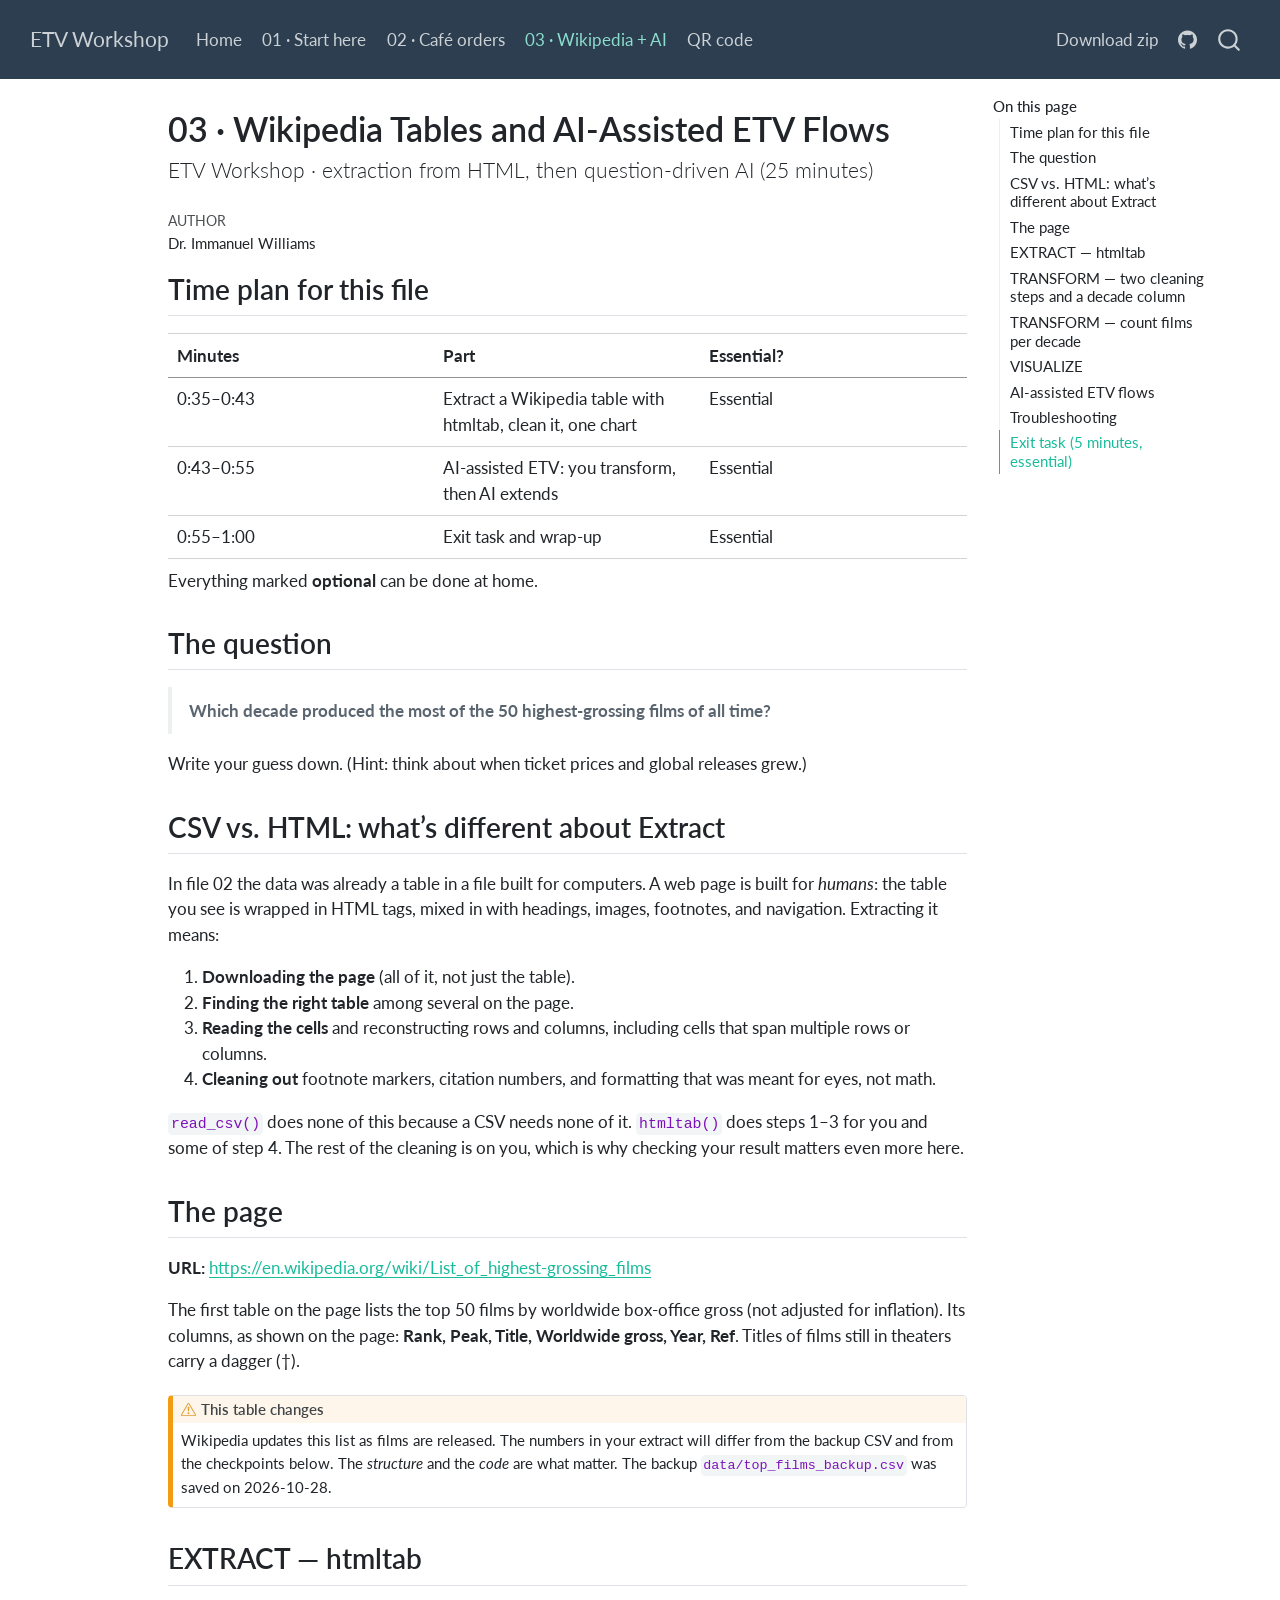
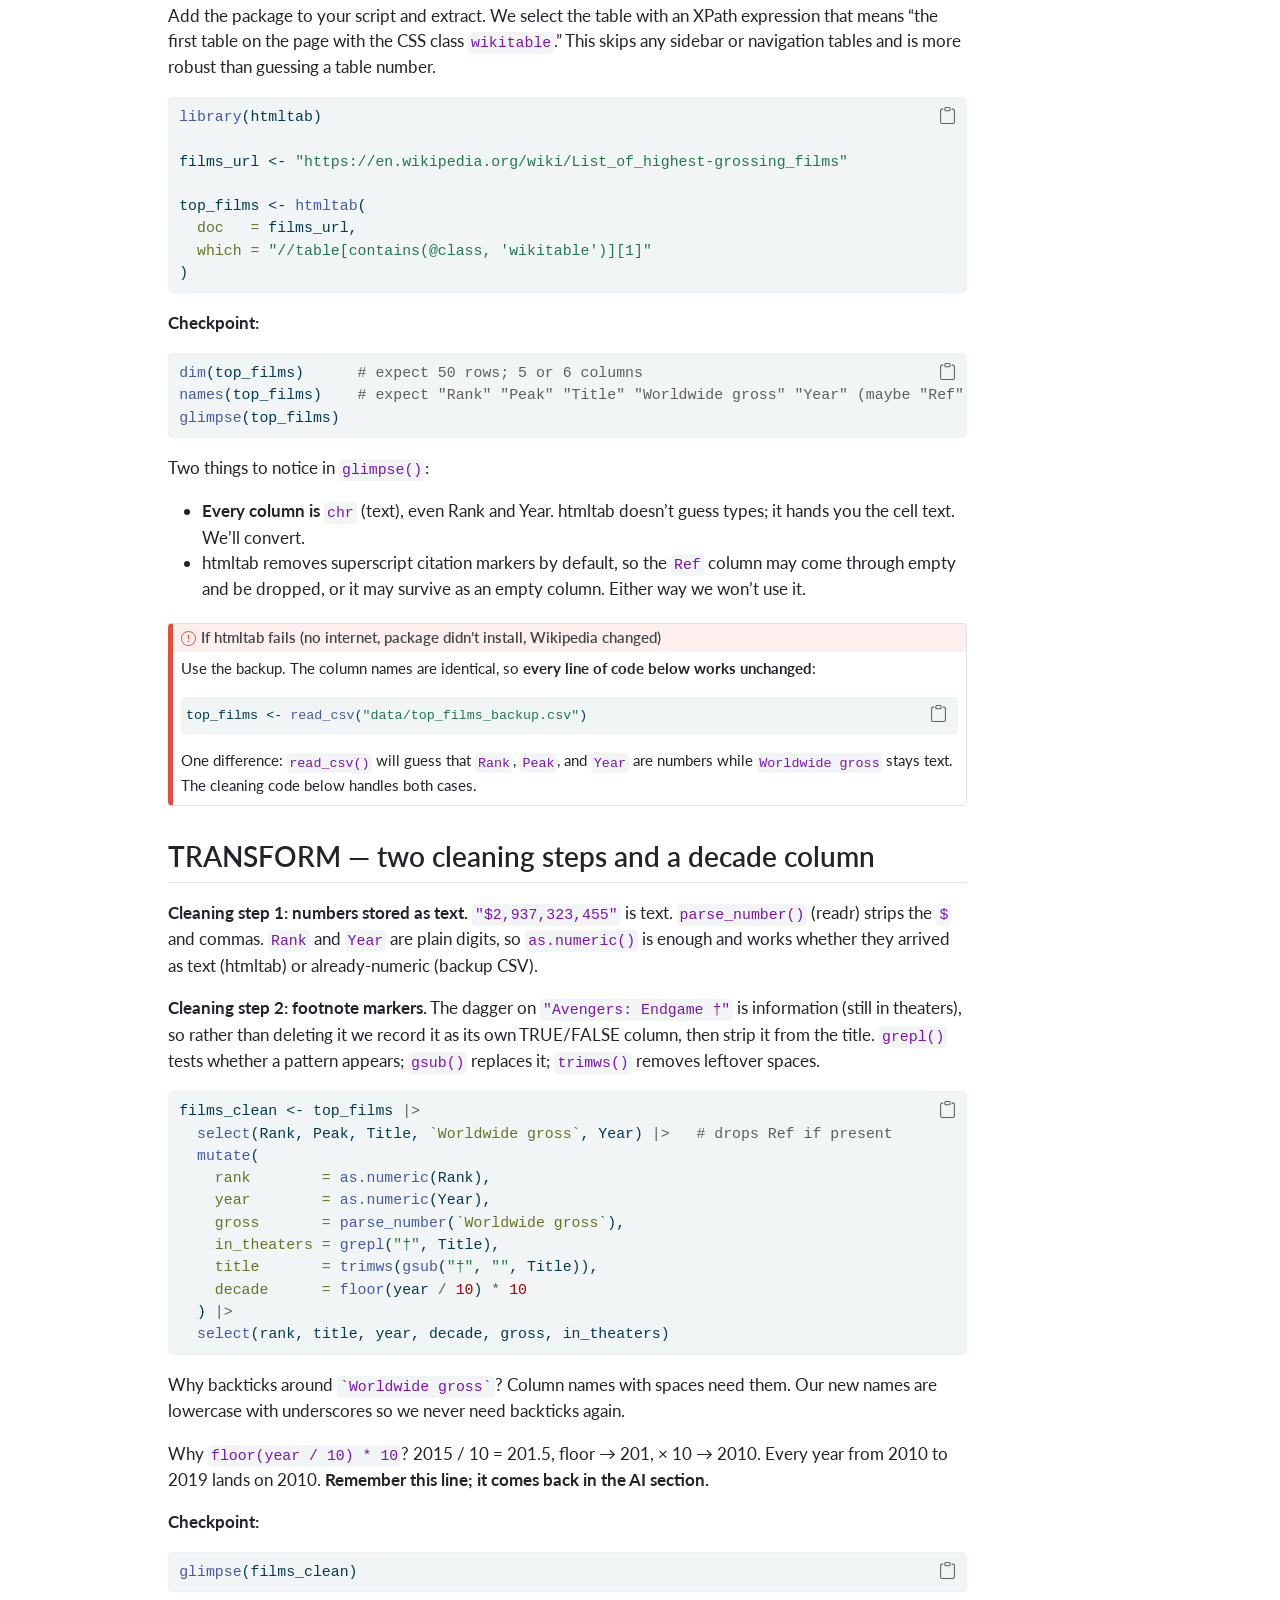
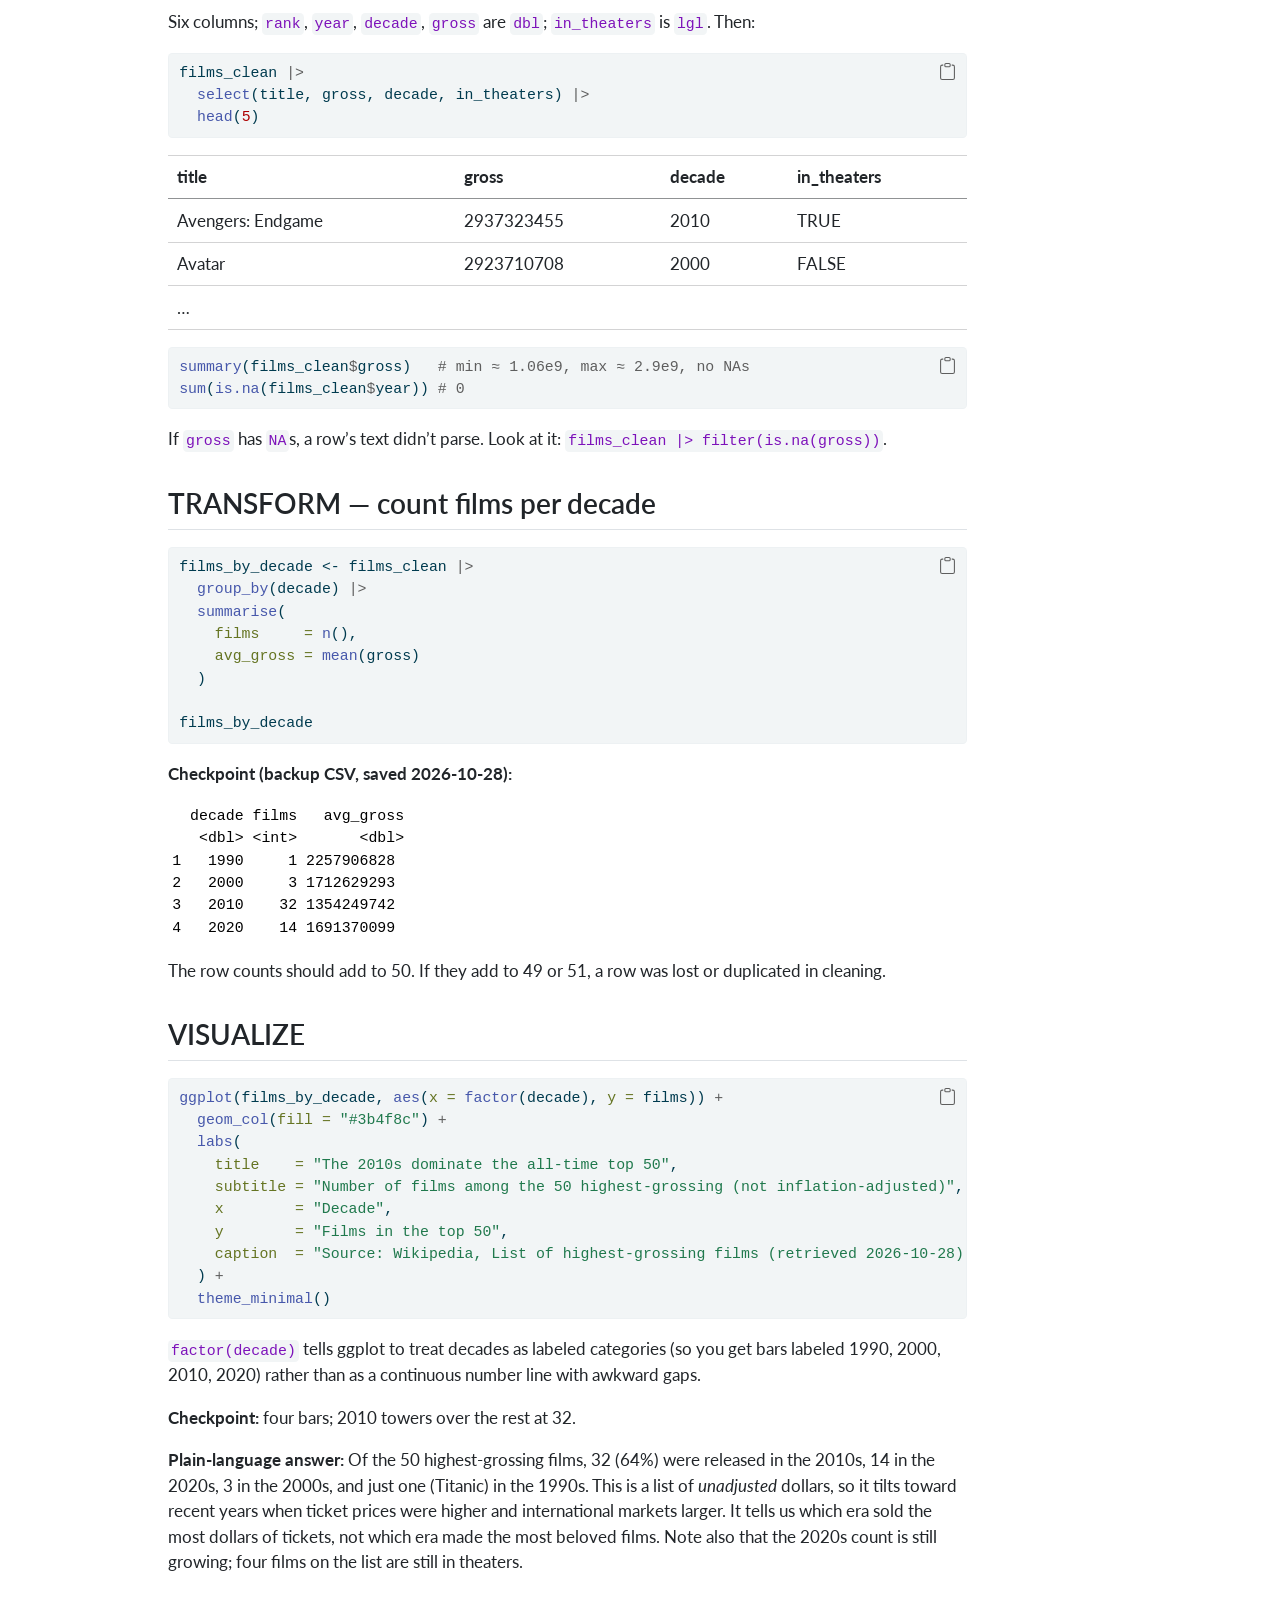
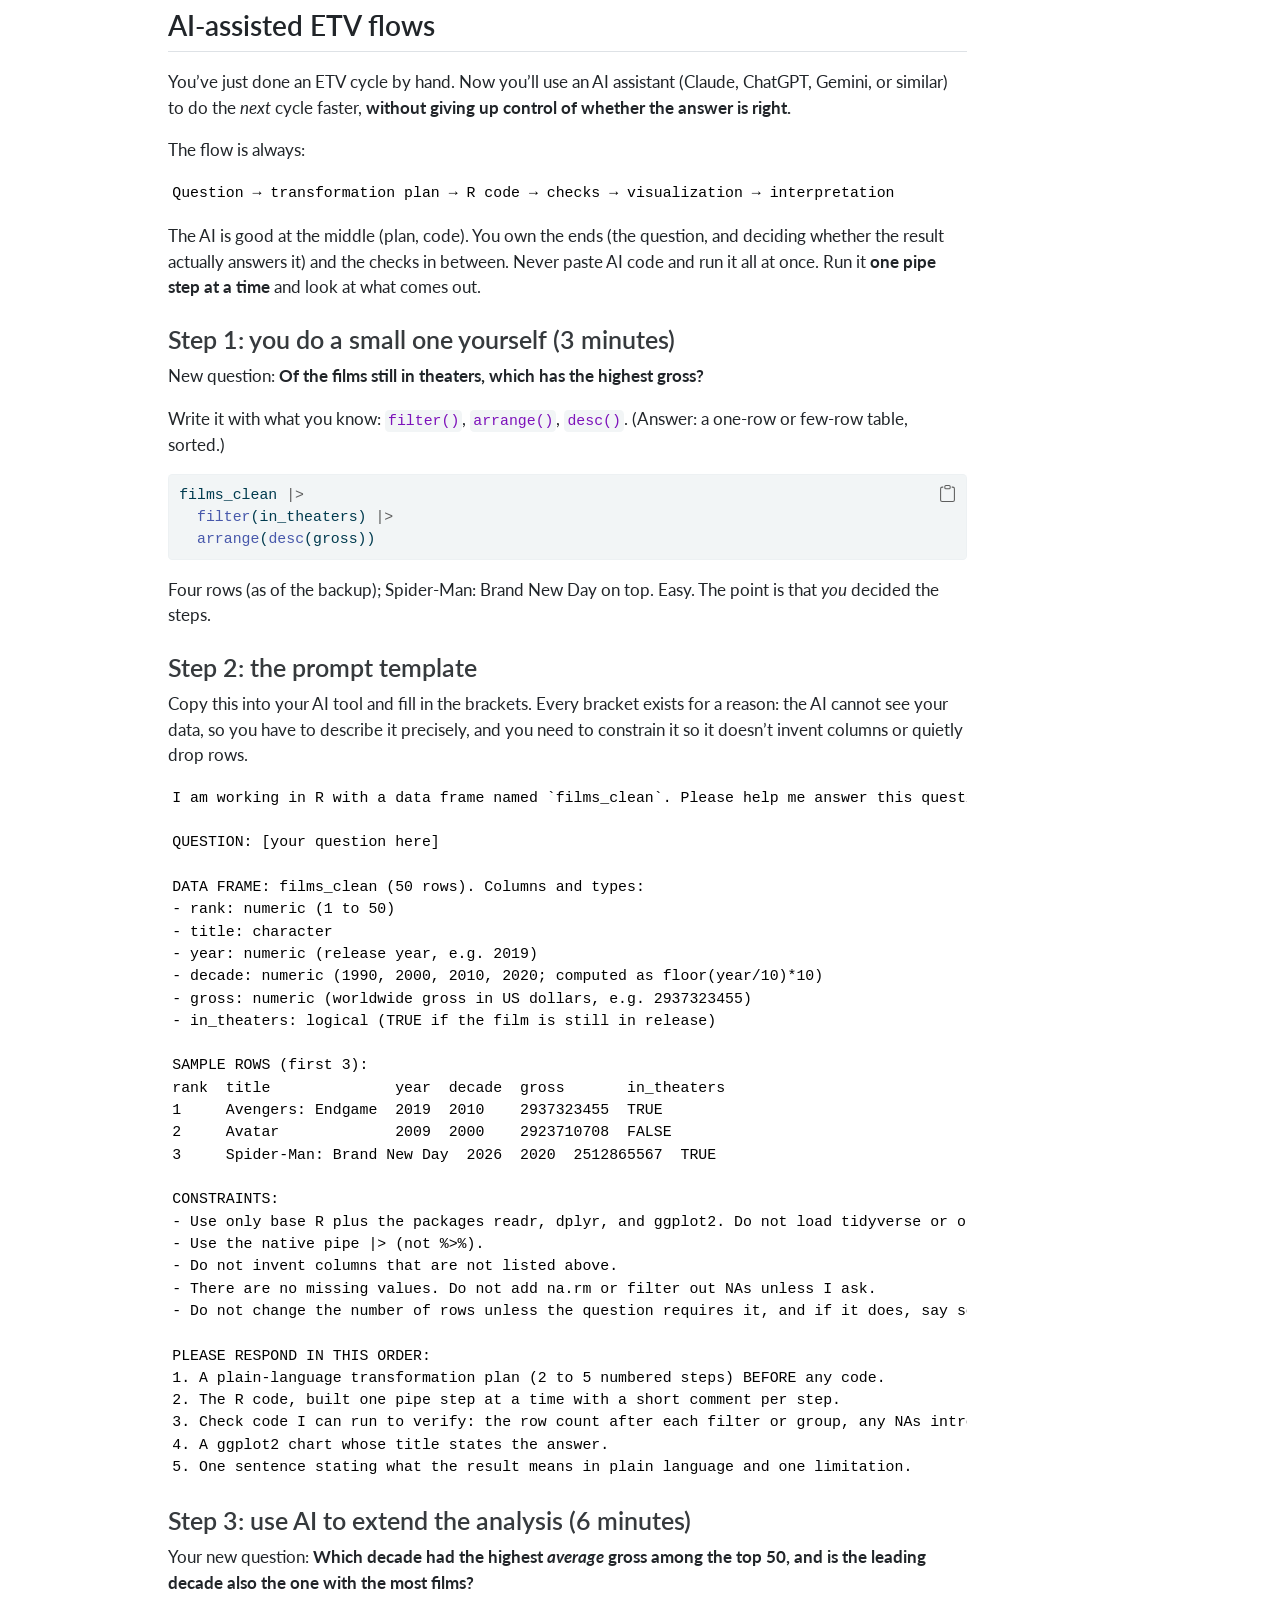
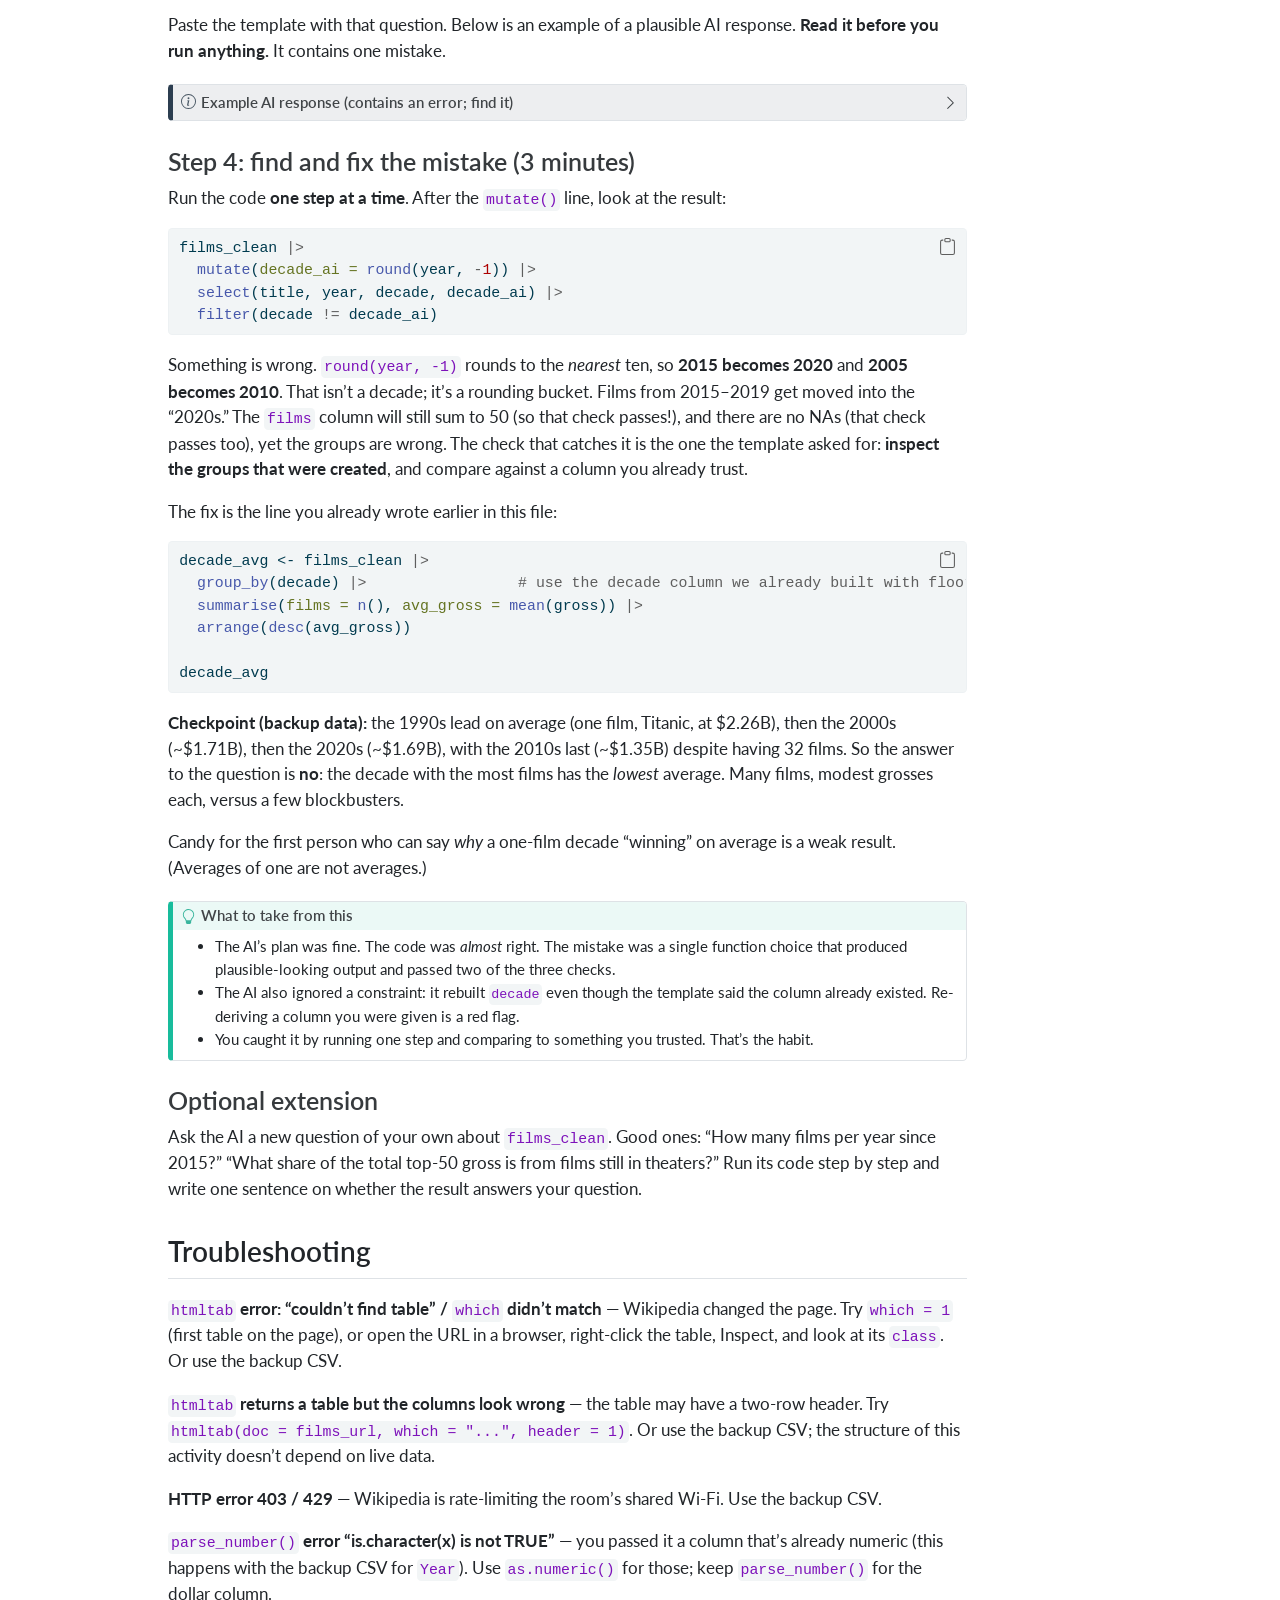
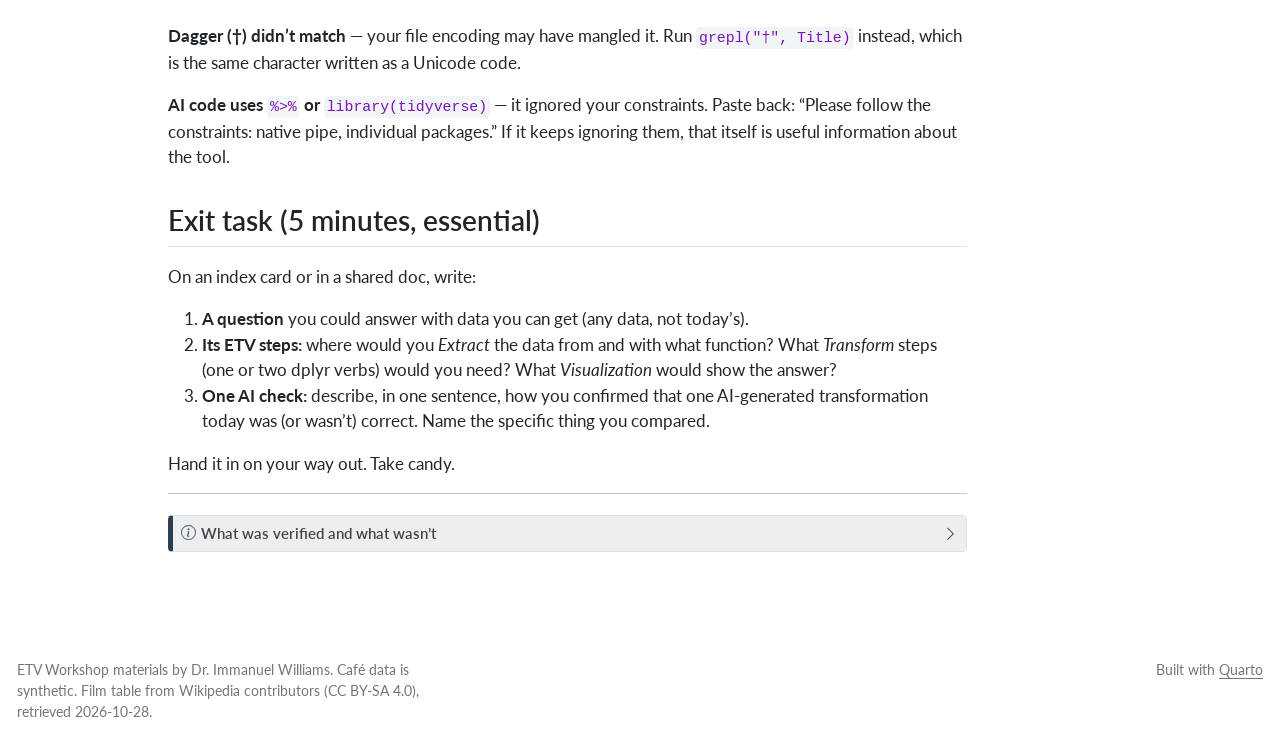
<file: docs/qmd/03_wikipedia_and_ai_etv_flows.html>
<!DOCTYPE html>
<html xmlns="http://www.w3.org/1999/xhtml" lang="en" xml:lang="en"><head>

<meta charset="utf-8">
<meta name="generator" content="quarto-1.8.27">

<meta name="viewport" content="width=device-width, initial-scale=1.0, user-scalable=yes">

<meta name="author" content="Dr.&nbsp;Immanuel Williams">

<title>03 · Wikipedia Tables and AI-Assisted ETV Flows – ETV Workshop</title>
<style>
code{white-space: pre-wrap;}
span.smallcaps{font-variant: small-caps;}
div.columns{display: flex; gap: min(4vw, 1.5em);}
div.column{flex: auto; overflow-x: auto;}
div.hanging-indent{margin-left: 1.5em; text-indent: -1.5em;}
ul.task-list{list-style: none;}
ul.task-list li input[type="checkbox"] {
  width: 0.8em;
  margin: 0 0.8em 0.2em -1em; /* quarto-specific, see https://github.com/quarto-dev/quarto-cli/issues/4556 */ 
  vertical-align: middle;
}
/* CSS for syntax highlighting */
html { -webkit-text-size-adjust: 100%; }
pre > code.sourceCode { white-space: pre; position: relative; }
pre > code.sourceCode > span { display: inline-block; line-height: 1.25; }
pre > code.sourceCode > span:empty { height: 1.2em; }
.sourceCode { overflow: visible; }
code.sourceCode > span { color: inherit; text-decoration: inherit; }
div.sourceCode { margin: 1em 0; }
pre.sourceCode { margin: 0; }
@media screen {
div.sourceCode { overflow: auto; }
}
@media print {
pre > code.sourceCode { white-space: pre-wrap; }
pre > code.sourceCode > span { text-indent: -5em; padding-left: 5em; }
}
pre.numberSource code
  { counter-reset: source-line 0; }
pre.numberSource code > span
  { position: relative; left: -4em; counter-increment: source-line; }
pre.numberSource code > span > a:first-child::before
  { content: counter(source-line);
    position: relative; left: -1em; text-align: right; vertical-align: baseline;
    border: none; display: inline-block;
    -webkit-touch-callout: none; -webkit-user-select: none;
    -khtml-user-select: none; -moz-user-select: none;
    -ms-user-select: none; user-select: none;
    padding: 0 4px; width: 4em;
  }
pre.numberSource { margin-left: 3em;  padding-left: 4px; }
div.sourceCode
  {   }
@media screen {
pre > code.sourceCode > span > a:first-child::before { text-decoration: underline; }
}
</style>


<script src="../site_libs/quarto-nav/quarto-nav.js"></script>
<script src="../site_libs/quarto-nav/headroom.min.js"></script>
<script src="../site_libs/clipboard/clipboard.min.js"></script>
<script src="../site_libs/quarto-search/autocomplete.umd.js"></script>
<script src="../site_libs/quarto-search/fuse.min.js"></script>
<script src="../site_libs/quarto-search/quarto-search.js"></script>
<meta name="quarto:offset" content="../">
<link href="../images/qr-etv-workshop.png" rel="icon" type="image/png">
<script src="../site_libs/quarto-html/quarto.js" type="module"></script>
<script src="../site_libs/quarto-html/tabsets/tabsets.js" type="module"></script>
<script src="../site_libs/quarto-html/axe/axe-check.js" type="module"></script>
<script src="../site_libs/quarto-html/popper.min.js"></script>
<script src="../site_libs/quarto-html/tippy.umd.min.js"></script>
<script src="../site_libs/quarto-html/anchor.min.js"></script>
<link href="../site_libs/quarto-html/tippy.css" rel="stylesheet">
<link href="../site_libs/quarto-html/quarto-syntax-highlighting-ed96de9b727972fe78a7b5d16c58bf87.css" rel="stylesheet" id="quarto-text-highlighting-styles">
<script src="../site_libs/bootstrap/bootstrap.min.js"></script>
<link href="../site_libs/bootstrap/bootstrap-icons.css" rel="stylesheet">
<link href="../site_libs/bootstrap/bootstrap-e9107cd1d46477dfac17b7c00cc0fc18.min.css" rel="stylesheet" append-hash="true" id="quarto-bootstrap" data-mode="light">
<script id="quarto-search-options" type="application/json">{
  "location": "navbar",
  "copy-button": false,
  "collapse-after": 3,
  "panel-placement": "end",
  "type": "overlay",
  "limit": 50,
  "keyboard-shortcut": [
    "f",
    "/",
    "s"
  ],
  "show-item-context": false,
  "language": {
    "search-no-results-text": "No results",
    "search-matching-documents-text": "matching documents",
    "search-copy-link-title": "Copy link to search",
    "search-hide-matches-text": "Hide additional matches",
    "search-more-match-text": "more match in this document",
    "search-more-matches-text": "more matches in this document",
    "search-clear-button-title": "Clear",
    "search-text-placeholder": "",
    "search-detached-cancel-button-title": "Cancel",
    "search-submit-button-title": "Submit",
    "search-label": "Search"
  }
}</script>


<link rel="stylesheet" href="../styles.css">
</head>

<body class="nav-fixed quarto-light">

<div id="quarto-search-results"></div>
  <header id="quarto-header" class="headroom fixed-top">
    <nav class="navbar navbar-expand-lg " data-bs-theme="dark">
      <div class="navbar-container container-fluid">
      <div class="navbar-brand-container mx-auto">
    <a class="navbar-brand" href="../index.html">
    <span class="navbar-title">ETV Workshop</span>
    </a>
  </div>
            <div id="quarto-search" class="" title="Search"></div>
          <button class="navbar-toggler" type="button" data-bs-toggle="collapse" data-bs-target="#navbarCollapse" aria-controls="navbarCollapse" role="menu" aria-expanded="false" aria-label="Toggle navigation" onclick="if (window.quartoToggleHeadroom) { window.quartoToggleHeadroom(); }">
  <span class="navbar-toggler-icon"></span>
</button>
          <div class="collapse navbar-collapse" id="navbarCollapse">
            <ul class="navbar-nav navbar-nav-scroll me-auto">
  <li class="nav-item">
    <a class="nav-link" href="../index.html"> 
<span class="menu-text">Home</span></a>
  </li>  
  <li class="nav-item">
    <a class="nav-link" href="../qmd/01_start_here_positron_and_r.html"> 
<span class="menu-text">01 · Start here</span></a>
  </li>  
  <li class="nav-item">
    <a class="nav-link" href="../qmd/02_csv_extract_transform_visualize.html"> 
<span class="menu-text">02 · Café orders</span></a>
  </li>  
  <li class="nav-item">
    <a class="nav-link active" href="../qmd/03_wikipedia_and_ai_etv_flows.html" aria-current="page"> 
<span class="menu-text">03 · Wikipedia + AI</span></a>
  </li>  
  <li class="nav-item">
    <a class="nav-link" href="../qr.html"> 
<span class="menu-text">QR code</span></a>
  </li>  
</ul>
            <ul class="navbar-nav navbar-nav-scroll ms-auto">
  <li class="nav-item">
    <a class="nav-link" href="../etv-workshop.zip"> 
<span class="menu-text">Download zip</span></a>
  </li>  
  <li class="nav-item compact">
    <a class="nav-link" href="https://github.com/gato365/etv-workshop"> <i class="bi bi-github" role="img">
</i> 
<span class="menu-text"></span></a>
  </li>  
</ul>
          </div> <!-- /navcollapse -->
            <div class="quarto-navbar-tools">
</div>
      </div> <!-- /container-fluid -->
    </nav>
</header>
<!-- content -->
<div id="quarto-content" class="quarto-container page-columns page-rows-contents page-layout-article page-navbar">
<!-- sidebar -->
<!-- margin-sidebar -->
    <div id="quarto-margin-sidebar" class="sidebar margin-sidebar">
        <nav id="TOC" role="doc-toc" class="toc-active">
    <h2 id="toc-title">On this page</h2>
   
  <ul class="collapse">
  <li><a href="#time-plan-for-this-file" id="toc-time-plan-for-this-file" class="nav-link active" data-scroll-target="#time-plan-for-this-file">Time plan for this file</a></li>
  <li><a href="#the-question" id="toc-the-question" class="nav-link" data-scroll-target="#the-question">The question</a></li>
  <li><a href="#csv-vs.-html-whats-different-about-extract" id="toc-csv-vs.-html-whats-different-about-extract" class="nav-link" data-scroll-target="#csv-vs.-html-whats-different-about-extract">CSV vs.&nbsp;HTML: what’s different about Extract</a></li>
  <li><a href="#the-page" id="toc-the-page" class="nav-link" data-scroll-target="#the-page">The page</a></li>
  <li><a href="#extract-htmltab" id="toc-extract-htmltab" class="nav-link" data-scroll-target="#extract-htmltab">EXTRACT — htmltab</a></li>
  <li><a href="#transform-two-cleaning-steps-and-a-decade-column" id="toc-transform-two-cleaning-steps-and-a-decade-column" class="nav-link" data-scroll-target="#transform-two-cleaning-steps-and-a-decade-column">TRANSFORM — two cleaning steps and a decade column</a></li>
  <li><a href="#transform-count-films-per-decade" id="toc-transform-count-films-per-decade" class="nav-link" data-scroll-target="#transform-count-films-per-decade">TRANSFORM — count films per decade</a></li>
  <li><a href="#visualize" id="toc-visualize" class="nav-link" data-scroll-target="#visualize">VISUALIZE</a></li>
  <li><a href="#ai-assisted-etv-flows" id="toc-ai-assisted-etv-flows" class="nav-link" data-scroll-target="#ai-assisted-etv-flows">AI-assisted ETV flows</a></li>
  <li><a href="#troubleshooting" id="toc-troubleshooting" class="nav-link" data-scroll-target="#troubleshooting">Troubleshooting</a></li>
  <li><a href="#exit-task-5-minutes-essential" id="toc-exit-task-5-minutes-essential" class="nav-link" data-scroll-target="#exit-task-5-minutes-essential">Exit task (5 minutes, essential)</a></li>
  </ul>
</nav>
    </div>
<!-- main -->
<main class="content" id="quarto-document-content">

<header id="title-block-header" class="quarto-title-block default">
<div class="quarto-title">
<h1 class="title">03 · Wikipedia Tables and AI-Assisted ETV Flows</h1>
<p class="subtitle lead">ETV Workshop · extraction from HTML, then question-driven AI (25 minutes)</p>
</div>



<div class="quarto-title-meta">

    <div>
    <div class="quarto-title-meta-heading">Author</div>
    <div class="quarto-title-meta-contents">
             <p>Dr.&nbsp;Immanuel Williams </p>
          </div>
  </div>
    
  
    
  </div>
  


</header>


<section id="time-plan-for-this-file" class="level2">
<h2 class="anchored" data-anchor-id="time-plan-for-this-file">Time plan for this file</h2>
<table class="caption-top table">
<colgroup>
<col style="width: 33%">
<col style="width: 33%">
<col style="width: 33%">
</colgroup>
<thead>
<tr class="header">
<th>Minutes</th>
<th>Part</th>
<th>Essential?</th>
</tr>
</thead>
<tbody>
<tr class="odd">
<td>0:35–0:43</td>
<td>Extract a Wikipedia table with htmltab, clean it, one chart</td>
<td>Essential</td>
</tr>
<tr class="even">
<td>0:43–0:55</td>
<td>AI-assisted ETV: you transform, then AI extends</td>
<td>Essential</td>
</tr>
<tr class="odd">
<td>0:55–1:00</td>
<td>Exit task and wrap-up</td>
<td>Essential</td>
</tr>
</tbody>
</table>
<p>Everything marked <strong>optional</strong> can be done at home.</p>
</section>
<section id="the-question" class="level2">
<h2 class="anchored" data-anchor-id="the-question">The question</h2>
<blockquote class="blockquote">
<p><strong>Which decade produced the most of the 50 highest-grossing films of all time?</strong></p>
</blockquote>
<p>Write your guess down. (Hint: think about when ticket prices and global releases grew.)</p>
</section>
<section id="csv-vs.-html-whats-different-about-extract" class="level2">
<h2 class="anchored" data-anchor-id="csv-vs.-html-whats-different-about-extract">CSV vs.&nbsp;HTML: what’s different about Extract</h2>
<p>In file 02 the data was already a table in a file built for computers. A web page is built for <em>humans</em>: the table you see is wrapped in HTML tags, mixed in with headings, images, footnotes, and navigation. Extracting it means:</p>
<ol type="1">
<li><strong>Downloading the page</strong> (all of it, not just the table).</li>
<li><strong>Finding the right table</strong> among several on the page.</li>
<li><strong>Reading the cells</strong> and reconstructing rows and columns, including cells that span multiple rows or columns.</li>
<li><strong>Cleaning out</strong> footnote markers, citation numbers, and formatting that was meant for eyes, not math.</li>
</ol>
<p><code>read_csv()</code> does none of this because a CSV needs none of it. <code>htmltab()</code> does steps 1–3 for you and some of step 4. The rest of the cleaning is on you, which is why checking your result matters even more here.</p>
</section>
<section id="the-page" class="level2">
<h2 class="anchored" data-anchor-id="the-page">The page</h2>
<p><strong>URL:</strong> <a href="https://en.wikipedia.org/wiki/List_of_highest-grossing_films" class="uri">https://en.wikipedia.org/wiki/List_of_highest-grossing_films</a></p>
<p>The first table on the page lists the top 50 films by worldwide box-office gross (not adjusted for inflation). Its columns, as shown on the page: <strong>Rank, Peak, Title, Worldwide gross, Year, Ref</strong>. Titles of films still in theaters carry a dagger (†).</p>
<div class="callout callout-style-default callout-warning callout-titled">
<div class="callout-header d-flex align-content-center">
<div class="callout-icon-container">
<i class="callout-icon"></i>
</div>
<div class="callout-title-container flex-fill">
<span class="screen-reader-only">Warning</span>This table changes
</div>
</div>
<div class="callout-body-container callout-body">
<p>Wikipedia updates this list as films are released. The numbers in your extract will differ from the backup CSV and from the checkpoints below. The <em>structure</em> and the <em>code</em> are what matter. The backup <code>data/top_films_backup.csv</code> was saved on 2026-10-28.</p>
</div>
</div>
</section>
<section id="extract-htmltab" class="level2">
<h2 class="anchored" data-anchor-id="extract-htmltab">EXTRACT — htmltab</h2>
<p>Add the package to your script and extract. We select the table with an XPath expression that means “the first table on the page with the CSS class <code>wikitable</code>.” This skips any sidebar or navigation tables and is more robust than guessing a table number.</p>
<div class="code-copy-outer-scaffold"><div class="sourceCode" id="cb1"><pre class="sourceCode r code-with-copy"><code class="sourceCode r"><span id="cb1-1"><a href="#cb1-1" aria-hidden="true" tabindex="-1"></a><span class="fu">library</span>(htmltab)</span>
<span id="cb1-2"><a href="#cb1-2" aria-hidden="true" tabindex="-1"></a></span>
<span id="cb1-3"><a href="#cb1-3" aria-hidden="true" tabindex="-1"></a>films_url <span class="ot">&lt;-</span> <span class="st">"https://en.wikipedia.org/wiki/List_of_highest-grossing_films"</span></span>
<span id="cb1-4"><a href="#cb1-4" aria-hidden="true" tabindex="-1"></a></span>
<span id="cb1-5"><a href="#cb1-5" aria-hidden="true" tabindex="-1"></a>top_films <span class="ot">&lt;-</span> <span class="fu">htmltab</span>(</span>
<span id="cb1-6"><a href="#cb1-6" aria-hidden="true" tabindex="-1"></a>  <span class="at">doc   =</span> films_url,</span>
<span id="cb1-7"><a href="#cb1-7" aria-hidden="true" tabindex="-1"></a>  <span class="at">which =</span> <span class="st">"//table[contains(@class, 'wikitable')][1]"</span></span>
<span id="cb1-8"><a href="#cb1-8" aria-hidden="true" tabindex="-1"></a>)</span></code></pre></div><button title="Copy to Clipboard" class="code-copy-button"><i class="bi"></i></button></div>
<p><strong>Checkpoint:</strong></p>
<div class="code-copy-outer-scaffold"><div class="sourceCode" id="cb2"><pre class="sourceCode r code-with-copy"><code class="sourceCode r"><span id="cb2-1"><a href="#cb2-1" aria-hidden="true" tabindex="-1"></a><span class="fu">dim</span>(top_films)      <span class="co"># expect 50 rows; 5 or 6 columns</span></span>
<span id="cb2-2"><a href="#cb2-2" aria-hidden="true" tabindex="-1"></a><span class="fu">names</span>(top_films)    <span class="co"># expect "Rank" "Peak" "Title" "Worldwide gross" "Year" (maybe "Ref")</span></span>
<span id="cb2-3"><a href="#cb2-3" aria-hidden="true" tabindex="-1"></a><span class="fu">glimpse</span>(top_films)</span></code></pre></div><button title="Copy to Clipboard" class="code-copy-button"><i class="bi"></i></button></div>
<p>Two things to notice in <code>glimpse()</code>:</p>
<ul>
<li><strong>Every column is <code>chr</code></strong> (text), even Rank and Year. htmltab doesn’t guess types; it hands you the cell text. We’ll convert.</li>
<li>htmltab removes superscript citation markers by default, so the <code>Ref</code> column may come through empty and be dropped, or it may survive as an empty column. Either way we won’t use it.</li>
</ul>
<div class="callout callout-style-default callout-important callout-titled">
<div class="callout-header d-flex align-content-center">
<div class="callout-icon-container">
<i class="callout-icon"></i>
</div>
<div class="callout-title-container flex-fill">
<span class="screen-reader-only">Important</span>If htmltab fails (no internet, package didn’t install, Wikipedia changed)
</div>
</div>
<div class="callout-body-container callout-body">
<p>Use the backup. The column names are identical, so <strong>every line of code below works unchanged</strong>:</p>
<div class="code-copy-outer-scaffold"><div class="sourceCode" id="cb3"><pre class="sourceCode r code-with-copy"><code class="sourceCode r"><span id="cb3-1"><a href="#cb3-1" aria-hidden="true" tabindex="-1"></a>top_films <span class="ot">&lt;-</span> <span class="fu">read_csv</span>(<span class="st">"data/top_films_backup.csv"</span>)</span></code></pre></div><button title="Copy to Clipboard" class="code-copy-button"><i class="bi"></i></button></div>
<p>One difference: <code>read_csv()</code> will guess that <code>Rank</code>, <code>Peak</code>, and <code>Year</code> are numbers while <code>Worldwide gross</code> stays text. The cleaning code below handles both cases.</p>
</div>
</div>
</section>
<section id="transform-two-cleaning-steps-and-a-decade-column" class="level2">
<h2 class="anchored" data-anchor-id="transform-two-cleaning-steps-and-a-decade-column">TRANSFORM — two cleaning steps and a decade column</h2>
<p><strong>Cleaning step 1: numbers stored as text.</strong> <code>"$2,937,323,455"</code> is text. <code>parse_number()</code> (readr) strips the <code>$</code> and commas. <code>Rank</code> and <code>Year</code> are plain digits, so <code>as.numeric()</code> is enough and works whether they arrived as text (htmltab) or already-numeric (backup CSV).</p>
<p><strong>Cleaning step 2: footnote markers.</strong> The dagger on <code>"Avengers: Endgame †"</code> is information (still in theaters), so rather than deleting it we record it as its own TRUE/FALSE column, then strip it from the title. <code>grepl()</code> tests whether a pattern appears; <code>gsub()</code> replaces it; <code>trimws()</code> removes leftover spaces.</p>
<div class="code-copy-outer-scaffold"><div class="sourceCode" id="cb4"><pre class="sourceCode r code-with-copy"><code class="sourceCode r"><span id="cb4-1"><a href="#cb4-1" aria-hidden="true" tabindex="-1"></a>films_clean <span class="ot">&lt;-</span> top_films <span class="sc">|&gt;</span></span>
<span id="cb4-2"><a href="#cb4-2" aria-hidden="true" tabindex="-1"></a>  <span class="fu">select</span>(Rank, Peak, Title, <span class="st">`</span><span class="at">Worldwide gross</span><span class="st">`</span>, Year) <span class="sc">|&gt;</span>   <span class="co"># drops Ref if present</span></span>
<span id="cb4-3"><a href="#cb4-3" aria-hidden="true" tabindex="-1"></a>  <span class="fu">mutate</span>(</span>
<span id="cb4-4"><a href="#cb4-4" aria-hidden="true" tabindex="-1"></a>    <span class="at">rank        =</span> <span class="fu">as.numeric</span>(Rank),</span>
<span id="cb4-5"><a href="#cb4-5" aria-hidden="true" tabindex="-1"></a>    <span class="at">year        =</span> <span class="fu">as.numeric</span>(Year),</span>
<span id="cb4-6"><a href="#cb4-6" aria-hidden="true" tabindex="-1"></a>    <span class="at">gross       =</span> <span class="fu">parse_number</span>(<span class="st">`</span><span class="at">Worldwide gross</span><span class="st">`</span>),</span>
<span id="cb4-7"><a href="#cb4-7" aria-hidden="true" tabindex="-1"></a>    <span class="at">in_theaters =</span> <span class="fu">grepl</span>(<span class="st">"†"</span>, Title),</span>
<span id="cb4-8"><a href="#cb4-8" aria-hidden="true" tabindex="-1"></a>    <span class="at">title       =</span> <span class="fu">trimws</span>(<span class="fu">gsub</span>(<span class="st">"†"</span>, <span class="st">""</span>, Title)),</span>
<span id="cb4-9"><a href="#cb4-9" aria-hidden="true" tabindex="-1"></a>    <span class="at">decade      =</span> <span class="fu">floor</span>(year <span class="sc">/</span> <span class="dv">10</span>) <span class="sc">*</span> <span class="dv">10</span></span>
<span id="cb4-10"><a href="#cb4-10" aria-hidden="true" tabindex="-1"></a>  ) <span class="sc">|&gt;</span></span>
<span id="cb4-11"><a href="#cb4-11" aria-hidden="true" tabindex="-1"></a>  <span class="fu">select</span>(rank, title, year, decade, gross, in_theaters)</span></code></pre></div><button title="Copy to Clipboard" class="code-copy-button"><i class="bi"></i></button></div>
<p>Why backticks around <code>`Worldwide gross`</code>? Column names with spaces need them. Our new names are lowercase with underscores so we never need backticks again.</p>
<p>Why <code>floor(year / 10) * 10</code>? 2015 / 10 = 201.5, floor → 201, × 10 → 2010. Every year from 2010 to 2019 lands on 2010. <strong>Remember this line; it comes back in the AI section.</strong></p>
<p><strong>Checkpoint:</strong></p>
<div class="code-copy-outer-scaffold"><div class="sourceCode" id="cb5"><pre class="sourceCode r code-with-copy"><code class="sourceCode r"><span id="cb5-1"><a href="#cb5-1" aria-hidden="true" tabindex="-1"></a><span class="fu">glimpse</span>(films_clean)</span></code></pre></div><button title="Copy to Clipboard" class="code-copy-button"><i class="bi"></i></button></div>
<p>Six columns; <code>rank</code>, <code>year</code>, <code>decade</code>, <code>gross</code> are <code>dbl</code>; <code>in_theaters</code> is <code>lgl</code>. Then:</p>
<div class="code-copy-outer-scaffold"><div class="sourceCode" id="cb6"><pre class="sourceCode r code-with-copy"><code class="sourceCode r"><span id="cb6-1"><a href="#cb6-1" aria-hidden="true" tabindex="-1"></a>films_clean <span class="sc">|&gt;</span></span>
<span id="cb6-2"><a href="#cb6-2" aria-hidden="true" tabindex="-1"></a>  <span class="fu">select</span>(title, gross, decade, in_theaters) <span class="sc">|&gt;</span></span>
<span id="cb6-3"><a href="#cb6-3" aria-hidden="true" tabindex="-1"></a>  <span class="fu">head</span>(<span class="dv">5</span>)</span></code></pre></div><button title="Copy to Clipboard" class="code-copy-button"><i class="bi"></i></button></div>
<table class="caption-top table">
<thead>
<tr class="header">
<th>title</th>
<th>gross</th>
<th>decade</th>
<th>in_theaters</th>
</tr>
</thead>
<tbody>
<tr class="odd">
<td>Avengers: Endgame</td>
<td>2937323455</td>
<td>2010</td>
<td>TRUE</td>
</tr>
<tr class="even">
<td>Avatar</td>
<td>2923710708</td>
<td>2000</td>
<td>FALSE</td>
</tr>
<tr class="odd">
<td>…</td>
<td></td>
<td></td>
<td></td>
</tr>
</tbody>
</table>
<div class="code-copy-outer-scaffold"><div class="sourceCode" id="cb7"><pre class="sourceCode r code-with-copy"><code class="sourceCode r"><span id="cb7-1"><a href="#cb7-1" aria-hidden="true" tabindex="-1"></a><span class="fu">summary</span>(films_clean<span class="sc">$</span>gross)   <span class="co"># min ≈ 1.06e9, max ≈ 2.9e9, no NAs</span></span>
<span id="cb7-2"><a href="#cb7-2" aria-hidden="true" tabindex="-1"></a><span class="fu">sum</span>(<span class="fu">is.na</span>(films_clean<span class="sc">$</span>year)) <span class="co"># 0</span></span></code></pre></div><button title="Copy to Clipboard" class="code-copy-button"><i class="bi"></i></button></div>
<p>If <code>gross</code> has <code>NA</code>s, a row’s text didn’t parse. Look at it: <code>films_clean |&gt; filter(is.na(gross))</code>.</p>
</section>
<section id="transform-count-films-per-decade" class="level2">
<h2 class="anchored" data-anchor-id="transform-count-films-per-decade">TRANSFORM — count films per decade</h2>
<div class="code-copy-outer-scaffold"><div class="sourceCode" id="cb8"><pre class="sourceCode r code-with-copy"><code class="sourceCode r"><span id="cb8-1"><a href="#cb8-1" aria-hidden="true" tabindex="-1"></a>films_by_decade <span class="ot">&lt;-</span> films_clean <span class="sc">|&gt;</span></span>
<span id="cb8-2"><a href="#cb8-2" aria-hidden="true" tabindex="-1"></a>  <span class="fu">group_by</span>(decade) <span class="sc">|&gt;</span></span>
<span id="cb8-3"><a href="#cb8-3" aria-hidden="true" tabindex="-1"></a>  <span class="fu">summarise</span>(</span>
<span id="cb8-4"><a href="#cb8-4" aria-hidden="true" tabindex="-1"></a>    <span class="at">films     =</span> <span class="fu">n</span>(),</span>
<span id="cb8-5"><a href="#cb8-5" aria-hidden="true" tabindex="-1"></a>    <span class="at">avg_gross =</span> <span class="fu">mean</span>(gross)</span>
<span id="cb8-6"><a href="#cb8-6" aria-hidden="true" tabindex="-1"></a>  )</span>
<span id="cb8-7"><a href="#cb8-7" aria-hidden="true" tabindex="-1"></a></span>
<span id="cb8-8"><a href="#cb8-8" aria-hidden="true" tabindex="-1"></a>films_by_decade</span></code></pre></div><button title="Copy to Clipboard" class="code-copy-button"><i class="bi"></i></button></div>
<p><strong>Checkpoint (backup CSV, saved 2026-10-28):</strong></p>
<pre><code>  decade films   avg_gross
   &lt;dbl&gt; &lt;int&gt;       &lt;dbl&gt;
1   1990     1 2257906828
2   2000     3 1712629293
3   2010    32 1354249742
4   2020    14 1691370099</code></pre>
<p>The row counts should add to 50. If they add to 49 or 51, a row was lost or duplicated in cleaning.</p>
</section>
<section id="visualize" class="level2">
<h2 class="anchored" data-anchor-id="visualize">VISUALIZE</h2>
<div class="code-copy-outer-scaffold"><div class="sourceCode" id="cb10"><pre class="sourceCode r code-with-copy"><code class="sourceCode r"><span id="cb10-1"><a href="#cb10-1" aria-hidden="true" tabindex="-1"></a><span class="fu">ggplot</span>(films_by_decade, <span class="fu">aes</span>(<span class="at">x =</span> <span class="fu">factor</span>(decade), <span class="at">y =</span> films)) <span class="sc">+</span></span>
<span id="cb10-2"><a href="#cb10-2" aria-hidden="true" tabindex="-1"></a>  <span class="fu">geom_col</span>(<span class="at">fill =</span> <span class="st">"#3b4f8c"</span>) <span class="sc">+</span></span>
<span id="cb10-3"><a href="#cb10-3" aria-hidden="true" tabindex="-1"></a>  <span class="fu">labs</span>(</span>
<span id="cb10-4"><a href="#cb10-4" aria-hidden="true" tabindex="-1"></a>    <span class="at">title    =</span> <span class="st">"The 2010s dominate the all-time top 50"</span>,</span>
<span id="cb10-5"><a href="#cb10-5" aria-hidden="true" tabindex="-1"></a>    <span class="at">subtitle =</span> <span class="st">"Number of films among the 50 highest-grossing (not inflation-adjusted)"</span>,</span>
<span id="cb10-6"><a href="#cb10-6" aria-hidden="true" tabindex="-1"></a>    <span class="at">x        =</span> <span class="st">"Decade"</span>,</span>
<span id="cb10-7"><a href="#cb10-7" aria-hidden="true" tabindex="-1"></a>    <span class="at">y        =</span> <span class="st">"Films in the top 50"</span>,</span>
<span id="cb10-8"><a href="#cb10-8" aria-hidden="true" tabindex="-1"></a>    <span class="at">caption  =</span> <span class="st">"Source: Wikipedia, List of highest-grossing films (retrieved 2026-10-28)"</span></span>
<span id="cb10-9"><a href="#cb10-9" aria-hidden="true" tabindex="-1"></a>  ) <span class="sc">+</span></span>
<span id="cb10-10"><a href="#cb10-10" aria-hidden="true" tabindex="-1"></a>  <span class="fu">theme_minimal</span>()</span></code></pre></div><button title="Copy to Clipboard" class="code-copy-button"><i class="bi"></i></button></div>
<p><code>factor(decade)</code> tells ggplot to treat decades as labeled categories (so you get bars labeled 1990, 2000, 2010, 2020) rather than as a continuous number line with awkward gaps.</p>
<p><strong>Checkpoint:</strong> four bars; 2010 towers over the rest at 32.</p>
<p><strong>Plain-language answer:</strong> Of the 50 highest-grossing films, 32 (64%) were released in the 2010s, 14 in the 2020s, 3 in the 2000s, and just one (Titanic) in the 1990s. This is a list of <em>unadjusted</em> dollars, so it tilts toward recent years when ticket prices were higher and international markets larger. It tells us which era sold the most dollars of tickets, not which era made the most beloved films. Note also that the 2020s count is still growing; four films on the list are still in theaters.</p>
</section>
<section id="ai-assisted-etv-flows" class="level2">
<h2 class="anchored" data-anchor-id="ai-assisted-etv-flows">AI-assisted ETV flows</h2>
<p>You’ve just done an ETV cycle by hand. Now you’ll use an AI assistant (Claude, ChatGPT, Gemini, or similar) to do the <em>next</em> cycle faster, <strong>without giving up control of whether the answer is right.</strong></p>
<p>The flow is always:</p>
<pre><code>Question → transformation plan → R code → checks → visualization → interpretation</code></pre>
<p>The AI is good at the middle (plan, code). You own the ends (the question, and deciding whether the result actually answers it) and the checks in between. Never paste AI code and run it all at once. Run it <strong>one pipe step at a time</strong> and look at what comes out.</p>
<section id="step-1-you-do-a-small-one-yourself-3-minutes" class="level3">
<h3 class="anchored" data-anchor-id="step-1-you-do-a-small-one-yourself-3-minutes">Step 1: you do a small one yourself (3 minutes)</h3>
<p>New question: <strong>Of the films still in theaters, which has the highest gross?</strong></p>
<p>Write it with what you know: <code>filter()</code>, <code>arrange()</code>, <code>desc()</code>. (Answer: a one-row or few-row table, sorted.)</p>
<div class="code-copy-outer-scaffold"><div class="sourceCode" id="cb12"><pre class="sourceCode r code-with-copy"><code class="sourceCode r"><span id="cb12-1"><a href="#cb12-1" aria-hidden="true" tabindex="-1"></a>films_clean <span class="sc">|&gt;</span></span>
<span id="cb12-2"><a href="#cb12-2" aria-hidden="true" tabindex="-1"></a>  <span class="fu">filter</span>(in_theaters) <span class="sc">|&gt;</span></span>
<span id="cb12-3"><a href="#cb12-3" aria-hidden="true" tabindex="-1"></a>  <span class="fu">arrange</span>(<span class="fu">desc</span>(gross))</span></code></pre></div><button title="Copy to Clipboard" class="code-copy-button"><i class="bi"></i></button></div>
<p>Four rows (as of the backup); Spider-Man: Brand New Day on top. Easy. The point is that <em>you</em> decided the steps.</p>
</section>
<section id="step-2-the-prompt-template" class="level3">
<h3 class="anchored" data-anchor-id="step-2-the-prompt-template">Step 2: the prompt template</h3>
<p>Copy this into your AI tool and fill in the brackets. Every bracket exists for a reason: the AI cannot see your data, so you have to describe it precisely, and you need to constrain it so it doesn’t invent columns or quietly drop rows.</p>
<pre><code>I am working in R with a data frame named `films_clean`. Please help me answer this question:

QUESTION: [your question here]

DATA FRAME: films_clean (50 rows). Columns and types:
- rank: numeric (1 to 50)
- title: character
- year: numeric (release year, e.g. 2019)
- decade: numeric (1990, 2000, 2010, 2020; computed as floor(year/10)*10)
- gross: numeric (worldwide gross in US dollars, e.g. 2937323455)
- in_theaters: logical (TRUE if the film is still in release)

SAMPLE ROWS (first 3):
rank  title              year  decade  gross       in_theaters
1     Avengers: Endgame  2019  2010    2937323455  TRUE
2     Avatar             2009  2000    2923710708  FALSE
3     Spider-Man: Brand New Day  2026  2020  2512865567  TRUE

CONSTRAINTS:
- Use only base R plus the packages readr, dplyr, and ggplot2. Do not load tidyverse or other packages.
- Use the native pipe |&gt; (not %&gt;%).
- Do not invent columns that are not listed above.
- There are no missing values. Do not add na.rm or filter out NAs unless I ask.
- Do not change the number of rows unless the question requires it, and if it does, say so.

PLEASE RESPOND IN THIS ORDER:
1. A plain-language transformation plan (2 to 5 numbered steps) BEFORE any code.
2. The R code, built one pipe step at a time with a short comment per step.
3. Check code I can run to verify: the row count after each filter or group, any NAs introduced, the groups that were created, and the final summary table.
4. A ggplot2 chart whose title states the answer.
5. One sentence stating what the result means in plain language and one limitation.</code></pre>
</section>
<section id="step-3-use-ai-to-extend-the-analysis-6-minutes" class="level3">
<h3 class="anchored" data-anchor-id="step-3-use-ai-to-extend-the-analysis-6-minutes">Step 3: use AI to extend the analysis (6 minutes)</h3>
<p>Your new question: <strong>Which decade had the highest <em>average</em> gross among the top 50, and is the leading decade also the one with the most films?</strong></p>
<p>Paste the template with that question. Below is an example of a plausible AI response. <strong>Read it before you run anything.</strong> It contains one mistake.</p>
<div class="callout callout-style-default callout-note callout-titled">
<div class="callout-header d-flex align-content-center collapsed" data-bs-toggle="collapse" data-bs-target=".callout-3-contents" aria-controls="callout-3" aria-expanded="false" aria-label="Toggle callout">
<div class="callout-icon-container">
<i class="callout-icon"></i>
</div>
<div class="callout-title-container flex-fill">
<span class="screen-reader-only">Note</span>Example AI response (contains an error; find it)
</div>
<div class="callout-btn-toggle d-inline-block border-0 py-1 ps-1 pe-0 float-end"><i class="callout-toggle"></i></div>
</div>
<div id="callout-3" class="callout-3-contents callout-collapse collapse">
<div class="callout-body-container callout-body">
<p><strong>Transformation plan</strong></p>
<ol type="1">
<li>Start from <code>films_clean</code> (50 rows).</li>
<li>Group the films by decade.</li>
<li>For each decade compute the number of films and the mean of <code>gross</code>.</li>
<li>Sort the result so the highest average gross is first.</li>
<li>Plot average gross by decade as a bar chart.</li>
</ol>
<p><strong>Code</strong></p>
<div class="code-copy-outer-scaffold"><div class="sourceCode" id="cb14"><pre class="sourceCode r code-with-copy"><code class="sourceCode r"><span id="cb14-1"><a href="#cb14-1" aria-hidden="true" tabindex="-1"></a>decade_avg <span class="ot">&lt;-</span> films_clean <span class="sc">|&gt;</span></span>
<span id="cb14-2"><a href="#cb14-2" aria-hidden="true" tabindex="-1"></a>  <span class="fu">mutate</span>(<span class="at">decade =</span> <span class="fu">round</span>(year, <span class="sc">-</span><span class="dv">1</span>)) <span class="sc">|&gt;</span>          <span class="co"># bucket each year into its decade</span></span>
<span id="cb14-3"><a href="#cb14-3" aria-hidden="true" tabindex="-1"></a>  <span class="fu">group_by</span>(decade) <span class="sc">|&gt;</span>                          <span class="co"># one group per decade</span></span>
<span id="cb14-4"><a href="#cb14-4" aria-hidden="true" tabindex="-1"></a>  <span class="fu">summarise</span>(</span>
<span id="cb14-5"><a href="#cb14-5" aria-hidden="true" tabindex="-1"></a>    <span class="at">films     =</span> <span class="fu">n</span>(),                           <span class="co"># how many films</span></span>
<span id="cb14-6"><a href="#cb14-6" aria-hidden="true" tabindex="-1"></a>    <span class="at">avg_gross =</span> <span class="fu">mean</span>(gross)                    <span class="co"># average worldwide gross</span></span>
<span id="cb14-7"><a href="#cb14-7" aria-hidden="true" tabindex="-1"></a>  ) <span class="sc">|&gt;</span></span>
<span id="cb14-8"><a href="#cb14-8" aria-hidden="true" tabindex="-1"></a>  <span class="fu">arrange</span>(<span class="fu">desc</span>(avg_gross))                     <span class="co"># highest average first</span></span>
<span id="cb14-9"><a href="#cb14-9" aria-hidden="true" tabindex="-1"></a></span>
<span id="cb14-10"><a href="#cb14-10" aria-hidden="true" tabindex="-1"></a>decade_avg</span></code></pre></div><button title="Copy to Clipboard" class="code-copy-button"><i class="bi"></i></button></div>
<p><strong>Checks</strong></p>
<div class="code-copy-outer-scaffold"><div class="sourceCode" id="cb15"><pre class="sourceCode r code-with-copy"><code class="sourceCode r"><span id="cb15-1"><a href="#cb15-1" aria-hidden="true" tabindex="-1"></a><span class="fu">nrow</span>(films_clean)                 <span class="co"># 50, unchanged</span></span>
<span id="cb15-2"><a href="#cb15-2" aria-hidden="true" tabindex="-1"></a><span class="fu">sum</span>(<span class="fu">is.na</span>(decade_avg<span class="sc">$</span>avg_gross))  <span class="co"># 0</span></span>
<span id="cb15-3"><a href="#cb15-3" aria-hidden="true" tabindex="-1"></a><span class="fu">sum</span>(decade_avg<span class="sc">$</span>films)             <span class="co"># should be 50</span></span>
<span id="cb15-4"><a href="#cb15-4" aria-hidden="true" tabindex="-1"></a>decade_avg                        <span class="co"># inspect the groups</span></span></code></pre></div><button title="Copy to Clipboard" class="code-copy-button"><i class="bi"></i></button></div>
<p><strong>Chart</strong></p>
<div class="code-copy-outer-scaffold"><div class="sourceCode" id="cb16"><pre class="sourceCode r code-with-copy"><code class="sourceCode r"><span id="cb16-1"><a href="#cb16-1" aria-hidden="true" tabindex="-1"></a><span class="fu">ggplot</span>(decade_avg, <span class="fu">aes</span>(<span class="at">x =</span> <span class="fu">factor</span>(decade), <span class="at">y =</span> avg_gross <span class="sc">/</span> <span class="fl">1e9</span>)) <span class="sc">+</span></span>
<span id="cb16-2"><a href="#cb16-2" aria-hidden="true" tabindex="-1"></a>  <span class="fu">geom_col</span>(<span class="at">fill =</span> <span class="st">"#3b4f8c"</span>) <span class="sc">+</span></span>
<span id="cb16-3"><a href="#cb16-3" aria-hidden="true" tabindex="-1"></a>  <span class="fu">labs</span>(</span>
<span id="cb16-4"><a href="#cb16-4" aria-hidden="true" tabindex="-1"></a>    <span class="at">title =</span> <span class="st">"Average gross per top-50 film, by decade"</span>,</span>
<span id="cb16-5"><a href="#cb16-5" aria-hidden="true" tabindex="-1"></a>    <span class="at">x =</span> <span class="st">"Decade"</span>, <span class="at">y =</span> <span class="st">"Average gross (billions USD)"</span></span>
<span id="cb16-6"><a href="#cb16-6" aria-hidden="true" tabindex="-1"></a>  ) <span class="sc">+</span></span>
<span id="cb16-7"><a href="#cb16-7" aria-hidden="true" tabindex="-1"></a>  <span class="fu">theme_minimal</span>()</span></code></pre></div><button title="Copy to Clipboard" class="code-copy-button"><i class="bi"></i></button></div>
<p><strong>Interpretation</strong></p>
<p>The decade with the highest average gross is the one at the top of <code>decade_avg</code>. Limitation: these are unadjusted dollars, so later decades are inflated by higher ticket prices.</p>
</div>
</div>
</div>
</section>
<section id="step-4-find-and-fix-the-mistake-3-minutes" class="level3">
<h3 class="anchored" data-anchor-id="step-4-find-and-fix-the-mistake-3-minutes">Step 4: find and fix the mistake (3 minutes)</h3>
<p>Run the code <strong>one step at a time</strong>. After the <code>mutate()</code> line, look at the result:</p>
<div class="code-copy-outer-scaffold"><div class="sourceCode" id="cb17"><pre class="sourceCode r code-with-copy"><code class="sourceCode r"><span id="cb17-1"><a href="#cb17-1" aria-hidden="true" tabindex="-1"></a>films_clean <span class="sc">|&gt;</span></span>
<span id="cb17-2"><a href="#cb17-2" aria-hidden="true" tabindex="-1"></a>  <span class="fu">mutate</span>(<span class="at">decade_ai =</span> <span class="fu">round</span>(year, <span class="sc">-</span><span class="dv">1</span>)) <span class="sc">|&gt;</span></span>
<span id="cb17-3"><a href="#cb17-3" aria-hidden="true" tabindex="-1"></a>  <span class="fu">select</span>(title, year, decade, decade_ai) <span class="sc">|&gt;</span></span>
<span id="cb17-4"><a href="#cb17-4" aria-hidden="true" tabindex="-1"></a>  <span class="fu">filter</span>(decade <span class="sc">!=</span> decade_ai)</span></code></pre></div><button title="Copy to Clipboard" class="code-copy-button"><i class="bi"></i></button></div>
<p>Something is wrong. <code>round(year, -1)</code> rounds to the <em>nearest</em> ten, so <strong>2015 becomes 2020</strong> and <strong>2005 becomes 2010</strong>. That isn’t a decade; it’s a rounding bucket. Films from 2015–2019 get moved into the “2020s.” The <code>films</code> column will still sum to 50 (so that check passes!), and there are no NAs (that check passes too), yet the groups are wrong. The check that catches it is the one the template asked for: <strong>inspect the groups that were created</strong>, and compare against a column you already trust.</p>
<p>The fix is the line you already wrote earlier in this file:</p>
<div class="code-copy-outer-scaffold"><div class="sourceCode" id="cb18"><pre class="sourceCode r code-with-copy"><code class="sourceCode r"><span id="cb18-1"><a href="#cb18-1" aria-hidden="true" tabindex="-1"></a>decade_avg <span class="ot">&lt;-</span> films_clean <span class="sc">|&gt;</span></span>
<span id="cb18-2"><a href="#cb18-2" aria-hidden="true" tabindex="-1"></a>  <span class="fu">group_by</span>(decade) <span class="sc">|&gt;</span>                 <span class="co"># use the decade column we already built with floor()</span></span>
<span id="cb18-3"><a href="#cb18-3" aria-hidden="true" tabindex="-1"></a>  <span class="fu">summarise</span>(<span class="at">films =</span> <span class="fu">n</span>(), <span class="at">avg_gross =</span> <span class="fu">mean</span>(gross)) <span class="sc">|&gt;</span></span>
<span id="cb18-4"><a href="#cb18-4" aria-hidden="true" tabindex="-1"></a>  <span class="fu">arrange</span>(<span class="fu">desc</span>(avg_gross))</span>
<span id="cb18-5"><a href="#cb18-5" aria-hidden="true" tabindex="-1"></a></span>
<span id="cb18-6"><a href="#cb18-6" aria-hidden="true" tabindex="-1"></a>decade_avg</span></code></pre></div><button title="Copy to Clipboard" class="code-copy-button"><i class="bi"></i></button></div>
<p><strong>Checkpoint (backup data):</strong> the 1990s lead on average (one film, Titanic, at $2.26B), then the 2000s (~$1.71B), then the 2020s (~$1.69B), with the 2010s last (~$1.35B) despite having 32 films. So the answer to the question is <strong>no</strong>: the decade with the most films has the <em>lowest</em> average. Many films, modest grosses each, versus a few blockbusters.</p>
<p>Candy for the first person who can say <em>why</em> a one-film decade “winning” on average is a weak result. (Averages of one are not averages.)</p>
<div class="callout callout-style-default callout-tip callout-titled">
<div class="callout-header d-flex align-content-center">
<div class="callout-icon-container">
<i class="callout-icon"></i>
</div>
<div class="callout-title-container flex-fill">
<span class="screen-reader-only">Tip</span>What to take from this
</div>
</div>
<div class="callout-body-container callout-body">
<ul>
<li>The AI’s plan was fine. The code was <em>almost</em> right. The mistake was a single function choice that produced plausible-looking output and passed two of the three checks.</li>
<li>The AI also ignored a constraint: it rebuilt <code>decade</code> even though the template said the column already existed. Re-deriving a column you were given is a red flag.</li>
<li>You caught it by running one step and comparing to something you trusted. That’s the habit.</li>
</ul>
</div>
</div>
</section>
<section id="optional-extension" class="level3">
<h3 class="anchored" data-anchor-id="optional-extension">Optional extension</h3>
<p>Ask the AI a new question of your own about <code>films_clean</code>. Good ones: “How many films per year since 2015?” “What share of the total top-50 gross is from films still in theaters?” Run its code step by step and write one sentence on whether the result answers your question.</p>
</section>
</section>
<section id="troubleshooting" class="level2">
<h2 class="anchored" data-anchor-id="troubleshooting">Troubleshooting</h2>
<p><strong><code>htmltab</code> error: “couldn’t find table” / <code>which</code> didn’t match</strong> — Wikipedia changed the page. Try <code>which = 1</code> (first table on the page), or open the URL in a browser, right-click the table, Inspect, and look at its <code>class</code>. Or use the backup CSV.</p>
<p><strong><code>htmltab</code> returns a table but the columns look wrong</strong> — the table may have a two-row header. Try <code>htmltab(doc = films_url, which = "...", header = 1)</code>. Or use the backup CSV; the structure of this activity doesn’t depend on live data.</p>
<p><strong>HTTP error 403 / 429</strong> — Wikipedia is rate-limiting the room’s shared Wi-Fi. Use the backup CSV.</p>
<p><strong><code>parse_number()</code> error “is.character(x) is not TRUE”</strong> — you passed it a column that’s already numeric (this happens with the backup CSV for <code>Year</code>). Use <code>as.numeric()</code> for those; keep <code>parse_number()</code> for the dollar column.</p>
<p><strong>Dagger (†) didn’t match</strong> — your file encoding may have mangled it. Run <code>grepl("†", Title)</code> instead, which is the same character written as a Unicode code.</p>
<p><strong>AI code uses <code>%&gt;%</code> or <code>library(tidyverse)</code></strong> — it ignored your constraints. Paste back: “Please follow the constraints: native pipe, individual packages.” If it keeps ignoring them, that itself is useful information about the tool.</p>
</section>
<section id="exit-task-5-minutes-essential" class="level2">
<h2 class="anchored" data-anchor-id="exit-task-5-minutes-essential">Exit task (5 minutes, essential)</h2>
<p>On an index card or in a shared doc, write:</p>
<ol type="1">
<li><strong>A question</strong> you could answer with data you can get (any data, not today’s).</li>
<li><strong>Its ETV steps:</strong> where would you <em>Extract</em> the data from and with what function? What <em>Transform</em> steps (one or two dplyr verbs) would you need? What <em>Visualization</em> would show the answer?</li>
<li><strong>One AI check:</strong> describe, in one sentence, how you confirmed that one AI-generated transformation today was (or wasn’t) correct. Name the specific thing you compared.</li>
</ol>
<p>Hand it in on your way out. Take candy.</p>
<hr>
<div class="callout callout-style-default callout-note callout-titled">
<div class="callout-header d-flex align-content-center collapsed" data-bs-toggle="collapse" data-bs-target=".callout-5-contents" aria-controls="callout-5" aria-expanded="false" aria-label="Toggle callout">
<div class="callout-icon-container">
<i class="callout-icon"></i>
</div>
<div class="callout-title-container flex-fill">
<span class="screen-reader-only">Note</span>What was verified and what wasn’t
</div>
<div class="callout-btn-toggle d-inline-block border-0 py-1 ps-1 pe-0 float-end"><i class="callout-toggle"></i></div>
</div>
<div id="callout-5" class="callout-5-contents callout-collapse collapse">
<div class="callout-body-container callout-body">
<ul>
<li><strong>Verified on 2026-10-28:</strong> the Wikipedia URL, the position of the table as the first <code>wikitable</code> on the page, its displayed column names, and all 50 rows (saved to the backup CSV). The htmltab install command and CRAN archival date (2022-11-11) were checked against the GitHub README and CRAN.</li>
<li><strong>Not tested:</strong> the R code was not executed when these materials were generated (no R available in the build environment). The exact column names htmltab returns, in particular whether the <code>Ref</code> column survives, should be confirmed live with <code>names(top_films)</code>; the <code>select()</code> line is written to work either way. Checkpoint numbers were computed from the backup CSV with a separate tool.</li>
</ul>
</div>
</div>
</div>


</section>

</main> <!-- /main -->
<script id="quarto-html-after-body" type="application/javascript">
  window.document.addEventListener("DOMContentLoaded", function (event) {
    const icon = "";
    const anchorJS = new window.AnchorJS();
    anchorJS.options = {
      placement: 'right',
      icon: icon
    };
    anchorJS.add('.anchored');
    const isCodeAnnotation = (el) => {
      for (const clz of el.classList) {
        if (clz.startsWith('code-annotation-')) {                     
          return true;
        }
      }
      return false;
    }
    const onCopySuccess = function(e) {
      // button target
      const button = e.trigger;
      // don't keep focus
      button.blur();
      // flash "checked"
      button.classList.add('code-copy-button-checked');
      var currentTitle = button.getAttribute("title");
      button.setAttribute("title", "Copied!");
      let tooltip;
      if (window.bootstrap) {
        button.setAttribute("data-bs-toggle", "tooltip");
        button.setAttribute("data-bs-placement", "left");
        button.setAttribute("data-bs-title", "Copied!");
        tooltip = new bootstrap.Tooltip(button, 
          { trigger: "manual", 
            customClass: "code-copy-button-tooltip",
            offset: [0, -8]});
        tooltip.show();    
      }
      setTimeout(function() {
        if (tooltip) {
          tooltip.hide();
          button.removeAttribute("data-bs-title");
          button.removeAttribute("data-bs-toggle");
          button.removeAttribute("data-bs-placement");
        }
        button.setAttribute("title", currentTitle);
        button.classList.remove('code-copy-button-checked');
      }, 1000);
      // clear code selection
      e.clearSelection();
    }
    const getTextToCopy = function(trigger) {
      const outerScaffold = trigger.parentElement.cloneNode(true);
      const codeEl = outerScaffold.querySelector('code');
      for (const childEl of codeEl.children) {
        if (isCodeAnnotation(childEl)) {
          childEl.remove();
        }
      }
      return codeEl.innerText;
    }
    const clipboard = new window.ClipboardJS('.code-copy-button:not([data-in-quarto-modal])', {
      text: getTextToCopy
    });
    clipboard.on('success', onCopySuccess);
    if (window.document.getElementById('quarto-embedded-source-code-modal')) {
      const clipboardModal = new window.ClipboardJS('.code-copy-button[data-in-quarto-modal]', {
        text: getTextToCopy,
        container: window.document.getElementById('quarto-embedded-source-code-modal')
      });
      clipboardModal.on('success', onCopySuccess);
    }
      var localhostRegex = new RegExp(/^(?:http|https):\/\/localhost\:?[0-9]*\//);
      var mailtoRegex = new RegExp(/^mailto:/);
        var filterRegex = new RegExp("https:\/\/gato365\.github\.io\/etv-workshop\/");
      var isInternal = (href) => {
          return filterRegex.test(href) || localhostRegex.test(href) || mailtoRegex.test(href);
      }
      // Inspect non-navigation links and adorn them if external
     var links = window.document.querySelectorAll('a[href]:not(.nav-link):not(.navbar-brand):not(.toc-action):not(.sidebar-link):not(.sidebar-item-toggle):not(.pagination-link):not(.no-external):not([aria-hidden]):not(.dropdown-item):not(.quarto-navigation-tool):not(.about-link)');
      for (var i=0; i<links.length; i++) {
        const link = links[i];
        if (!isInternal(link.href)) {
          // undo the damage that might have been done by quarto-nav.js in the case of
          // links that we want to consider external
          if (link.dataset.originalHref !== undefined) {
            link.href = link.dataset.originalHref;
          }
            // target, if specified
            link.setAttribute("target", "_blank");
            if (link.getAttribute("rel") === null) {
              link.setAttribute("rel", "noopener");
            }
        }
      }
    function tippyHover(el, contentFn, onTriggerFn, onUntriggerFn) {
      const config = {
        allowHTML: true,
        maxWidth: 500,
        delay: 100,
        arrow: false,
        appendTo: function(el) {
            return el.parentElement;
        },
        interactive: true,
        interactiveBorder: 10,
        theme: 'quarto',
        placement: 'bottom-start',
      };
      if (contentFn) {
        config.content = contentFn;
      }
      if (onTriggerFn) {
        config.onTrigger = onTriggerFn;
      }
      if (onUntriggerFn) {
        config.onUntrigger = onUntriggerFn;
      }
      window.tippy(el, config); 
    }
    const noterefs = window.document.querySelectorAll('a[role="doc-noteref"]');
    for (var i=0; i<noterefs.length; i++) {
      const ref = noterefs[i];
      tippyHover(ref, function() {
        // use id or data attribute instead here
        let href = ref.getAttribute('data-footnote-href') || ref.getAttribute('href');
        try { href = new URL(href).hash; } catch {}
        const id = href.replace(/^#\/?/, "");
        const note = window.document.getElementById(id);
        if (note) {
          return note.innerHTML;
        } else {
          return "";
        }
      });
    }
    const xrefs = window.document.querySelectorAll('a.quarto-xref');
    const processXRef = (id, note) => {
      // Strip column container classes
      const stripColumnClz = (el) => {
        el.classList.remove("page-full", "page-columns");
        if (el.children) {
          for (const child of el.children) {
            stripColumnClz(child);
          }
        }
      }
      stripColumnClz(note)
      if (id === null || id.startsWith('sec-')) {
        // Special case sections, only their first couple elements
        const container = document.createElement("div");
        if (note.children && note.children.length > 2) {
          container.appendChild(note.children[0].cloneNode(true));
          for (let i = 1; i < note.children.length; i++) {
            const child = note.children[i];
            if (child.tagName === "P" && child.innerText === "") {
              continue;
            } else {
              container.appendChild(child.cloneNode(true));
              break;
            }
          }
          if (window.Quarto?.typesetMath) {
            window.Quarto.typesetMath(container);
          }
          return container.innerHTML
        } else {
          if (window.Quarto?.typesetMath) {
            window.Quarto.typesetMath(note);
          }
          return note.innerHTML;
        }
      } else {
        // Remove any anchor links if they are present
        const anchorLink = note.querySelector('a.anchorjs-link');
        if (anchorLink) {
          anchorLink.remove();
        }
        if (window.Quarto?.typesetMath) {
          window.Quarto.typesetMath(note);
        }
        if (note.classList.contains("callout")) {
          return note.outerHTML;
        } else {
          return note.innerHTML;
        }
      }
    }
    for (var i=0; i<xrefs.length; i++) {
      const xref = xrefs[i];
      tippyHover(xref, undefined, function(instance) {
        instance.disable();
        let url = xref.getAttribute('href');
        let hash = undefined; 
        if (url.startsWith('#')) {
          hash = url;
        } else {
          try { hash = new URL(url).hash; } catch {}
        }
        if (hash) {
          const id = hash.replace(/^#\/?/, "");
          const note = window.document.getElementById(id);
          if (note !== null) {
            try {
              const html = processXRef(id, note.cloneNode(true));
              instance.setContent(html);
            } finally {
              instance.enable();
              instance.show();
            }
          } else {
            // See if we can fetch this
            fetch(url.split('#')[0])
            .then(res => res.text())
            .then(html => {
              const parser = new DOMParser();
              const htmlDoc = parser.parseFromString(html, "text/html");
              const note = htmlDoc.getElementById(id);
              if (note !== null) {
                const html = processXRef(id, note);
                instance.setContent(html);
              } 
            }).finally(() => {
              instance.enable();
              instance.show();
            });
          }
        } else {
          // See if we can fetch a full url (with no hash to target)
          // This is a special case and we should probably do some content thinning / targeting
          fetch(url)
          .then(res => res.text())
          .then(html => {
            const parser = new DOMParser();
            const htmlDoc = parser.parseFromString(html, "text/html");
            const note = htmlDoc.querySelector('main.content');
            if (note !== null) {
              // This should only happen for chapter cross references
              // (since there is no id in the URL)
              // remove the first header
              if (note.children.length > 0 && note.children[0].tagName === "HEADER") {
                note.children[0].remove();
              }
              const html = processXRef(null, note);
              instance.setContent(html);
            } 
          }).finally(() => {
            instance.enable();
            instance.show();
          });
        }
      }, function(instance) {
      });
    }
        let selectedAnnoteEl;
        const selectorForAnnotation = ( cell, annotation) => {
          let cellAttr = 'data-code-cell="' + cell + '"';
          let lineAttr = 'data-code-annotation="' +  annotation + '"';
          const selector = 'span[' + cellAttr + '][' + lineAttr + ']';
          return selector;
        }
        const selectCodeLines = (annoteEl) => {
          const doc = window.document;
          const targetCell = annoteEl.getAttribute("data-target-cell");
          const targetAnnotation = annoteEl.getAttribute("data-target-annotation");
          const annoteSpan = window.document.querySelector(selectorForAnnotation(targetCell, targetAnnotation));
          const lines = annoteSpan.getAttribute("data-code-lines").split(",");
          const lineIds = lines.map((line) => {
            return targetCell + "-" + line;
          })
          let top = null;
          let height = null;
          let parent = null;
          if (lineIds.length > 0) {
              //compute the position of the single el (top and bottom and make a div)
              const el = window.document.getElementById(lineIds[0]);
              top = el.offsetTop;
              height = el.offsetHeight;
              parent = el.parentElement.parentElement;
            if (lineIds.length > 1) {
              const lastEl = window.document.getElementById(lineIds[lineIds.length - 1]);
              const bottom = lastEl.offsetTop + lastEl.offsetHeight;
              height = bottom - top;
            }
            if (top !== null && height !== null && parent !== null) {
              // cook up a div (if necessary) and position it 
              let div = window.document.getElementById("code-annotation-line-highlight");
              if (div === null) {
                div = window.document.createElement("div");
                div.setAttribute("id", "code-annotation-line-highlight");
                div.style.position = 'absolute';
                parent.appendChild(div);
              }
              div.style.top = top - 2 + "px";
              div.style.height = height + 4 + "px";
              div.style.left = 0;
              let gutterDiv = window.document.getElementById("code-annotation-line-highlight-gutter");
              if (gutterDiv === null) {
                gutterDiv = window.document.createElement("div");
                gutterDiv.setAttribute("id", "code-annotation-line-highlight-gutter");
                gutterDiv.style.position = 'absolute';
                const codeCell = window.document.getElementById(targetCell);
                const gutter = codeCell.querySelector('.code-annotation-gutter');
                gutter.appendChild(gutterDiv);
              }
              gutterDiv.style.top = top - 2 + "px";
              gutterDiv.style.height = height + 4 + "px";
            }
            selectedAnnoteEl = annoteEl;
          }
        };
        const unselectCodeLines = () => {
          const elementsIds = ["code-annotation-line-highlight", "code-annotation-line-highlight-gutter"];
          elementsIds.forEach((elId) => {
            const div = window.document.getElementById(elId);
            if (div) {
              div.remove();
            }
          });
          selectedAnnoteEl = undefined;
        };
          // Handle positioning of the toggle
      window.addEventListener(
        "resize",
        throttle(() => {
          elRect = undefined;
          if (selectedAnnoteEl) {
            selectCodeLines(selectedAnnoteEl);
          }
        }, 10)
      );
      function throttle(fn, ms) {
      let throttle = false;
      let timer;
        return (...args) => {
          if(!throttle) { // first call gets through
              fn.apply(this, args);
              throttle = true;
          } else { // all the others get throttled
              if(timer) clearTimeout(timer); // cancel #2
              timer = setTimeout(() => {
                fn.apply(this, args);
                timer = throttle = false;
              }, ms);
          }
        };
      }
        // Attach click handler to the DT
        const annoteDls = window.document.querySelectorAll('dt[data-target-cell]');
        for (const annoteDlNode of annoteDls) {
          annoteDlNode.addEventListener('click', (event) => {
            const clickedEl = event.target;
            if (clickedEl !== selectedAnnoteEl) {
              unselectCodeLines();
              const activeEl = window.document.querySelector('dt[data-target-cell].code-annotation-active');
              if (activeEl) {
                activeEl.classList.remove('code-annotation-active');
              }
              selectCodeLines(clickedEl);
              clickedEl.classList.add('code-annotation-active');
            } else {
              // Unselect the line
              unselectCodeLines();
              clickedEl.classList.remove('code-annotation-active');
            }
          });
        }
    const findCites = (el) => {
      const parentEl = el.parentElement;
      if (parentEl) {
        const cites = parentEl.dataset.cites;
        if (cites) {
          return {
            el,
            cites: cites.split(' ')
          };
        } else {
          return findCites(el.parentElement)
        }
      } else {
        return undefined;
      }
    };
    var bibliorefs = window.document.querySelectorAll('a[role="doc-biblioref"]');
    for (var i=0; i<bibliorefs.length; i++) {
      const ref = bibliorefs[i];
      const citeInfo = findCites(ref);
      if (citeInfo) {
        tippyHover(citeInfo.el, function() {
          var popup = window.document.createElement('div');
          citeInfo.cites.forEach(function(cite) {
            var citeDiv = window.document.createElement('div');
            citeDiv.classList.add('hanging-indent');
            citeDiv.classList.add('csl-entry');
            var biblioDiv = window.document.getElementById('ref-' + cite);
            if (biblioDiv) {
              citeDiv.innerHTML = biblioDiv.innerHTML;
            }
            popup.appendChild(citeDiv);
          });
          return popup.innerHTML;
        });
      }
    }
  });
  </script>
</div> <!-- /content -->
<footer class="footer">
  <div class="nav-footer">
    <div class="nav-footer-left">
<p>ETV Workshop materials by Dr.&nbsp;Immanuel Williams. Café data is synthetic. Film table from Wikipedia contributors (CC BY-SA 4.0), retrieved 2026-10-28.</p>
</div>   
    <div class="nav-footer-center">
      &nbsp;
    </div>
    <div class="nav-footer-right">
<p>Built with <a href="https://quarto.org">Quarto</a></p>
</div>
  </div>
</footer>




</body></html>
</file>
<file: docs/site_libs/quarto-html/tippy.css>
.tippy-box[data-animation=fade][data-state=hidden]{opacity:0}[data-tippy-root]{max-width:calc(100vw - 10px)}.tippy-box{position:relative;background-color:#333;color:#fff;border-radius:4px;font-size:14px;line-height:1.4;white-space:normal;outline:0;transition-property:transform,visibility,opacity}.tippy-box[data-placement^=top]>.tippy-arrow{bottom:0}.tippy-box[data-placement^=top]>.tippy-arrow:before{bottom:-7px;left:0;border-width:8px 8px 0;border-top-color:initial;transform-origin:center top}.tippy-box[data-placement^=bottom]>.tippy-arrow{top:0}.tippy-box[data-placement^=bottom]>.tippy-arrow:before{top:-7px;left:0;border-width:0 8px 8px;border-bottom-color:initial;transform-origin:center bottom}.tippy-box[data-placement^=left]>.tippy-arrow{right:0}.tippy-box[data-placement^=left]>.tippy-arrow:before{border-width:8px 0 8px 8px;border-left-color:initial;right:-7px;transform-origin:center left}.tippy-box[data-placement^=right]>.tippy-arrow{left:0}.tippy-box[data-placement^=right]>.tippy-arrow:before{left:-7px;border-width:8px 8px 8px 0;border-right-color:initial;transform-origin:center right}.tippy-box[data-inertia][data-state=visible]{transition-timing-function:cubic-bezier(.54,1.5,.38,1.11)}.tippy-arrow{width:16px;height:16px;color:#333}.tippy-arrow:before{content:"";position:absolute;border-color:transparent;border-style:solid}.tippy-content{position:relative;padding:5px 9px;z-index:1}
</file>
<file: docs/site_libs/quarto-html/quarto-syntax-highlighting-ed96de9b727972fe78a7b5d16c58bf87.css>
/* quarto syntax highlight colors */
:root {
  --quarto-hl-ot-color: #003B4F;
  --quarto-hl-at-color: #657422;
  --quarto-hl-ss-color: #20794D;
  --quarto-hl-an-color: #5E5E5E;
  --quarto-hl-fu-color: #4758AB;
  --quarto-hl-st-color: #20794D;
  --quarto-hl-cf-color: #003B4F;
  --quarto-hl-op-color: #5E5E5E;
  --quarto-hl-er-color: #AD0000;
  --quarto-hl-bn-color: #AD0000;
  --quarto-hl-al-color: #AD0000;
  --quarto-hl-va-color: #111111;
  --quarto-hl-bu-color: inherit;
  --quarto-hl-ex-color: inherit;
  --quarto-hl-pp-color: #AD0000;
  --quarto-hl-in-color: #5E5E5E;
  --quarto-hl-vs-color: #20794D;
  --quarto-hl-wa-color: #5E5E5E;
  --quarto-hl-do-color: #5E5E5E;
  --quarto-hl-im-color: #00769E;
  --quarto-hl-ch-color: #20794D;
  --quarto-hl-dt-color: #AD0000;
  --quarto-hl-fl-color: #AD0000;
  --quarto-hl-co-color: #5E5E5E;
  --quarto-hl-cv-color: #5E5E5E;
  --quarto-hl-cn-color: #8f5902;
  --quarto-hl-sc-color: #5E5E5E;
  --quarto-hl-dv-color: #AD0000;
  --quarto-hl-kw-color: #003B4F;
}

/* other quarto variables */
:root {
  --quarto-font-monospace: SFMono-Regular, Menlo, Monaco, Consolas, "Liberation Mono", "Courier New", monospace;
}

/* syntax highlight based on Pandoc's rules */
pre > code.sourceCode > span {
  color: #003B4F;
}

code.sourceCode > span {
  color: #003B4F;
}

div.sourceCode,
div.sourceCode pre.sourceCode {
  color: #003B4F;
}

/* Normal */
code span {
  color: #003B4F;
}

/* Alert */
code span.al {
  color: #AD0000;
  font-style: inherit;
}

/* Annotation */
code span.an {
  color: #5E5E5E;
  font-style: inherit;
}

/* Attribute */
code span.at {
  color: #657422;
  font-style: inherit;
}

/* BaseN */
code span.bn {
  color: #AD0000;
  font-style: inherit;
}

/* BuiltIn */
code span.bu {
  font-style: inherit;
}

/* ControlFlow */
code span.cf {
  color: #003B4F;
  font-weight: bold;
  font-style: inherit;
}

/* Char */
code span.ch {
  color: #20794D;
  font-style: inherit;
}

/* Constant */
code span.cn {
  color: #8f5902;
  font-style: inherit;
}

/* Comment */
code span.co {
  color: #5E5E5E;
  font-style: inherit;
}

/* CommentVar */
code span.cv {
  color: #5E5E5E;
  font-style: italic;
}

/* Documentation */
code span.do {
  color: #5E5E5E;
  font-style: italic;
}

/* DataType */
code span.dt {
  color: #AD0000;
  font-style: inherit;
}

/* DecVal */
code span.dv {
  color: #AD0000;
  font-style: inherit;
}

/* Error */
code span.er {
  color: #AD0000;
  font-style: inherit;
}

/* Extension */
code span.ex {
  font-style: inherit;
}

/* Float */
code span.fl {
  color: #AD0000;
  font-style: inherit;
}

/* Function */
code span.fu {
  color: #4758AB;
  font-style: inherit;
}

/* Import */
code span.im {
  color: #00769E;
  font-style: inherit;
}

/* Information */
code span.in {
  color: #5E5E5E;
  font-style: inherit;
}

/* Keyword */
code span.kw {
  color: #003B4F;
  font-weight: bold;
  font-style: inherit;
}

/* Operator */
code span.op {
  color: #5E5E5E;
  font-style: inherit;
}

/* Other */
code span.ot {
  color: #003B4F;
  font-style: inherit;
}

/* Preprocessor */
code span.pp {
  color: #AD0000;
  font-style: inherit;
}

/* SpecialChar */
code span.sc {
  color: #5E5E5E;
  font-style: inherit;
}

/* SpecialString */
code span.ss {
  color: #20794D;
  font-style: inherit;
}

/* String */
code span.st {
  color: #20794D;
  font-style: inherit;
}

/* Variable */
code span.va {
  color: #111111;
  font-style: inherit;
}

/* VerbatimString */
code span.vs {
  color: #20794D;
  font-style: inherit;
}

/* Warning */
code span.wa {
  color: #5E5E5E;
  font-style: italic;
}

.prevent-inlining {
  content: "</";
}

/*# sourceMappingURL=0920dd6d7437995b8cdf7429764427b1.css.map */
</file>
<file: docs/styles.css>
/* ETV Workshop site tweaks on top of the flatly theme */
.etv-hero h1 { font-size: 2.6rem; line-height: 1.1; margin-bottom: 0.5rem; }
.etv-hero .lede { font-size: 1.15rem; max-width: 42rem; }
.etv-e { color: #1f7a5c; } .etv-t { color: #b8691f; } .etv-v { color: #3b4f8c; }
.etv-quote { border-left: 4px solid #c7375a; padding-left: 0.9rem; font-weight: 600; font-size: 1.15rem; }
.etv-card { background: #f2f5f3; border: 1px solid #cfd9d4; border-radius: 8px; padding: 1.1rem 1.25rem; height: 100%; }
.etv-card h3 { margin-top: 0; }
.etv-card pre { font-size: 0.8rem; }
.qr-box { text-align: center; }
.qr-box img { width: 100%; max-width: 320px; height: auto; image-rendering: pixelated; }
.qr-box .url { font-family: monospace; font-size: 0.95rem; word-break: break-all; margin-top: 0.4rem; }
.qr-big img { width: min(80vmin, 640px); height: auto; image-rendering: pixelated; }
.qr-big { text-align: center; padding-top: 1rem; }
.qr-big .url { font-family: monospace; font-size: 1.6rem; word-break: break-all; }
.btn-dl { font-size: 1.05rem; padding: 0.6rem 1.2rem; }
.step-pill { display: inline-block; font-size: 0.75rem; letter-spacing: 0.06em; text-transform: uppercase; font-weight: 700; padding: 0.15rem 0.5rem; border-radius: 4px; color: #fff; }
.pill-e { background: #1f7a5c; } .pill-t { background: #b8691f; } .pill-v { background: #3b4f8c; }
@media print {
  .navbar, .page-footer, .sidebar, #quarto-margin-sidebar, .toc { display: none !important; }
  .qr-big img { width: 85vmin; }
}
</file>
